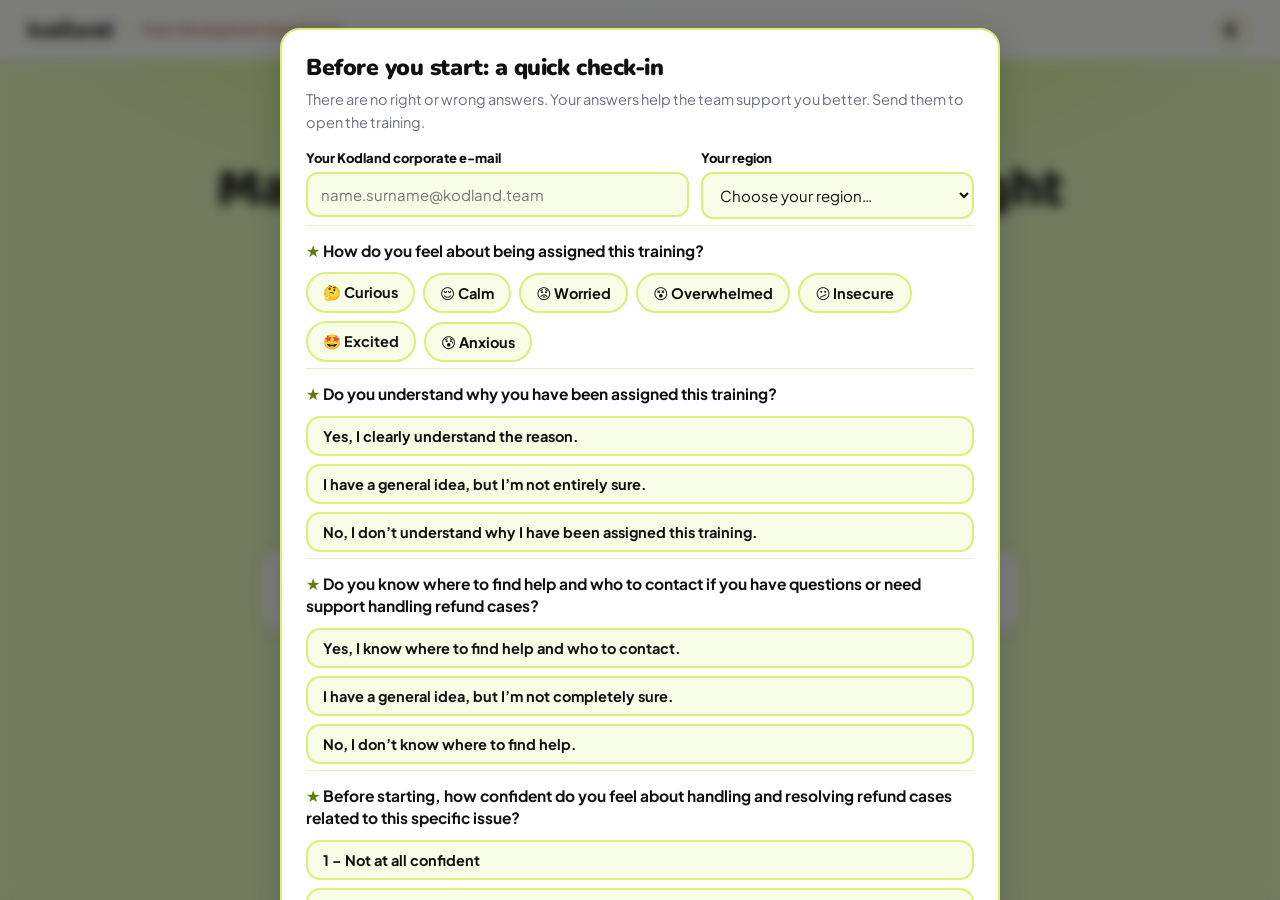
<file: index.html>
<!DOCTYPE html>
<html lang="en">
<head>
<meta charset="UTF-8">
<meta name="viewport" content="width=device-width, initial-scale=1.0">
<title>Mini-Training · Online Format — Kodland Tutor Training</title>
<link rel="preconnect" href="https://fonts.googleapis.com"><link rel="preconnect" href="https://fonts.gstatic.com" crossorigin>
<link href="https://fonts.googleapis.com/css2?family=Baloo+2:wght@600;700;800&family=Inter:wght@400;500;600;700;800&family=Nunito:wght@700;800;900&family=Plus+Jakarta+Sans:wght@400;500;600;700;800&display=swap" rel="stylesheet">
<link rel="stylesheet" href="assets/style.css">
<link rel="stylesheet" href="assets/theme.css">
<style>:root,:root[data-theme="dark"]{--pink:#9A5B2E;--pink-d:#7A4521;--coral:#9A5B2E;--coral-d:#7A4521}:root:not([data-theme="dark"]){--pink-l:#F1E8E2}</style>
<script src="assets/td-gate.js" defer></script>
</head>
<body>

<!-- HOME -->
<div id="screen-home" class="screen active">
  <nav class="nav">
    <a class="logo" href="#" onclick="goHome();return false;">
      <span class="logo-mark">kodland</span>
      <span class="logo-div"></span>
      <span class="logo-sub" data-i18n="logoSub"></span>
    </a>
    <div class="nav-r">
      <button class="tbtn" onclick="toggleTheme()">🌓</button>
    </div>
  </nav>
  <div class="hero">
    <div class="hero-inner">
      <div class="eyebrow" data-i18n="heroEyebrow"></div>
      <h1 data-i18n-html="heroTitle"></h1>
      <p data-i18n="heroIntro"></p>
      <div class="hero-art" id="heroArt"></div>
      <div class="hero-cards">
        <div class="hcard"><span class="hc-ic">🧑‍💻</span><div data-i18n-html="heroCard1"></div></div>
        <div class="hcard"><span class="hc-ic">🧪</span><div data-i18n-html="heroCard2"></div></div>
      </div>
      <p class="hero-work" data-i18n="heroWork" style="font-size:14.5px;font-weight:700"></p>
      <button class="start-btn" onclick="goDashboard()" data-i18n="startBtn"></button>
    </div>
  </div>
</div>

<!-- DASHBOARD -->
<div id="screen-path" class="screen">
  <nav class="nav">
    <a class="logo" href="#" onclick="goHome();return false;">
      <span class="logo-mark">kodland</span>
      <span class="logo-div"></span>
      <span class="logo-sub" data-i18n="logoSub"></span>
    </a>
    <div class="nav-r">
      <span id="ntag" style="font-size:13px;color:var(--text-muted);font-weight:700;display:none"></span>
      <button class="tbtn" onclick="devUnlockAll()" data-i18n-title="devTitle" title="">🔓</button>
      <button class="tbtn" onclick="toggleTheme()">🌓</button>
    </div>
  </nav>
  <div class="msec">
    <div class="slbl" data-i18n="pathLabel"></div>
    <div class="pbar"><b id="pbCount">0/6</b><div class="ptrack"><i id="pbFill"></i></div><span data-i18n="pbLabel"></span></div>
    <div class="grid" id="mgrid"></div>
  </div>
</div>

<!-- CONTENT -->
<div id="screen-content" class="screen">
  <nav class="nav">
    <a class="logo" href="#" onclick="goHome();return false;">
      <span class="logo-mark">kodland</span>
      <span class="logo-div"></span>
      <span class="logo-sub" data-i18n="logoSub"></span>
    </a>
    <div class="nav-r">
      <button class="tbtn" onclick="goDashboard()" data-i18n-title="backToPath" title="">🏠</button>
      <button class="tbtn" onclick="toggleTheme()">🌓</button>
    </div>
  </nav>
  <div class="cbody" id="contentBody"></div>
</div>

<!-- RESULTS -->
<div id="screen-results" class="screen">
  <nav class="nav">
    <a class="logo" href="#" onclick="goHome();return false;">
      <span class="logo-mark">kodland</span><span class="logo-div"></span><span class="logo-sub" data-i18n="logoSub"></span>
    </a>
    <div class="nav-r"><button class="tbtn" onclick="toggleTheme()">🌓</button></div>
  </nav>
  <div class="rbody" id="resultsBody"></div>
</div>


<canvas id="confetti"></canvas>

<script>window.PROG_KEY_OVERRIDE='kl-mt-online_format-progress'; window.HERO_ART={ill:'wifi',orbs:['💻','🎙️','📶','🛟']};</script>
<script src="assets/content-en.js"></script>
<script src="assets/surveys-v2.js"></script>
<script src="assets/engine.js"></script>
</body>
</html>
</file>
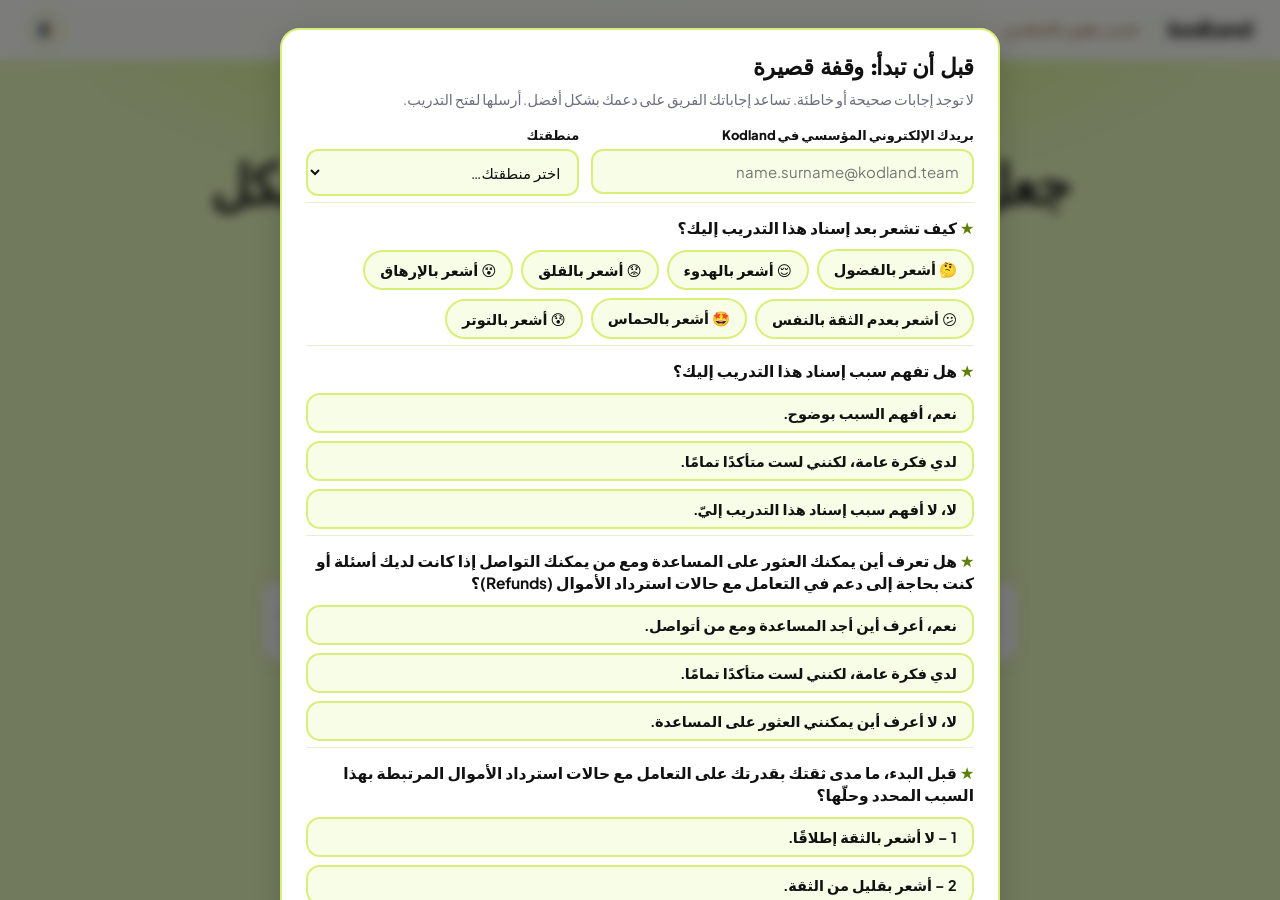
<file: ar.html>
<!DOCTYPE html>
<html lang="ar">
<head>
<meta charset="UTF-8">
<meta name="viewport" content="width=device-width, initial-scale=1.0">
<title>Mini-Training · Online Format — Kodland Tutor Training</title>
<link rel="preconnect" href="https://fonts.googleapis.com"><link rel="preconnect" href="https://fonts.gstatic.com" crossorigin>
<link href="https://fonts.googleapis.com/css2?family=Baloo+2:wght@600;700;800&family=Inter:wght@400;500;600;700;800&family=Nunito:wght@700;800;900&family=Plus+Jakarta+Sans:wght@400;500;600;700;800&display=swap" rel="stylesheet">
<link rel="stylesheet" href="assets/style.css">
<link rel="stylesheet" href="assets/theme.css">
<style>:root,:root[data-theme="dark"]{--pink:#9A5B2E;--pink-d:#7A4521;--coral:#9A5B2E;--coral-d:#7A4521}:root:not([data-theme="dark"]){--pink-l:#F1E8E2}</style>
<script src="assets/td-gate.js" defer></script>
</head>
<body>

<!-- HOME -->
<div id="screen-home" class="screen active">
  <nav class="nav">
    <a class="logo" href="#" onclick="goHome();return false;">
      <span class="logo-mark">kodland</span>
      <span class="logo-div"></span>
      <span class="logo-sub" data-i18n="logoSub"></span>
    </a>
    <div class="nav-r">
      <button class="tbtn" onclick="toggleTheme()">🌓</button>
    </div>
  </nav>
  <div class="hero">
    <div class="hero-inner">
      <div class="eyebrow" data-i18n="heroEyebrow"></div>
      <h1 data-i18n-html="heroTitle"></h1>
      <p data-i18n="heroIntro"></p>
      <div class="hero-art" id="heroArt"></div>
      <div class="hero-cards">
        <div class="hcard"><span class="hc-ic">🧑‍💻</span><div data-i18n-html="heroCard1"></div></div>
        <div class="hcard"><span class="hc-ic">🧪</span><div data-i18n-html="heroCard2"></div></div>
      </div>
      <p class="hero-work" data-i18n="heroWork" style="font-size:14.5px;font-weight:700"></p>
      <button class="start-btn" onclick="goDashboard()" data-i18n="startBtn"></button>
    </div>
  </div>
</div>

<!-- DASHBOARD -->
<div id="screen-path" class="screen">
  <nav class="nav">
    <a class="logo" href="#" onclick="goHome();return false;">
      <span class="logo-mark">kodland</span>
      <span class="logo-div"></span>
      <span class="logo-sub" data-i18n="logoSub"></span>
    </a>
    <div class="nav-r">
      <span id="ntag" style="font-size:13px;color:var(--text-muted);font-weight:700;display:none"></span>
      <button class="tbtn" onclick="devUnlockAll()" data-i18n-title="devTitle" title="">🔓</button>
      <button class="tbtn" onclick="toggleTheme()">🌓</button>
    </div>
  </nav>
  <div class="msec">
    <div class="slbl" data-i18n="pathLabel"></div>
    <div class="pbar"><b id="pbCount">0/6</b><div class="ptrack"><i id="pbFill"></i></div><span data-i18n="pbLabel"></span></div>
    <div class="grid" id="mgrid"></div>
  </div>
</div>

<!-- CONTENT -->
<div id="screen-content" class="screen">
  <nav class="nav">
    <a class="logo" href="#" onclick="goHome();return false;">
      <span class="logo-mark">kodland</span>
      <span class="logo-div"></span>
      <span class="logo-sub" data-i18n="logoSub"></span>
    </a>
    <div class="nav-r">
      <button class="tbtn" onclick="goDashboard()" data-i18n-title="backToPath" title="">🏠</button>
      <button class="tbtn" onclick="toggleTheme()">🌓</button>
    </div>
  </nav>
  <div class="cbody" id="contentBody"></div>
</div>

<!-- RESULTS -->
<div id="screen-results" class="screen">
  <nav class="nav">
    <a class="logo" href="#" onclick="goHome();return false;">
      <span class="logo-mark">kodland</span><span class="logo-div"></span><span class="logo-sub" data-i18n="logoSub"></span>
    </a>
    <div class="nav-r"><button class="tbtn" onclick="toggleTheme()">🌓</button></div>
  </nav>
  <div class="rbody" id="resultsBody"></div>
</div>


<canvas id="confetti"></canvas>

<script>window.PROG_KEY_OVERRIDE='kl-mt-online_format-progress'; window.HERO_ART={ill:'wifi',orbs:['💻','🎙️','📶','🛟']};</script>
<script src="assets/content-ar.js"></script>
<script src="assets/surveys-v2.js"></script>
<script src="assets/engine.js"></script>
</body>
</html>
</file>
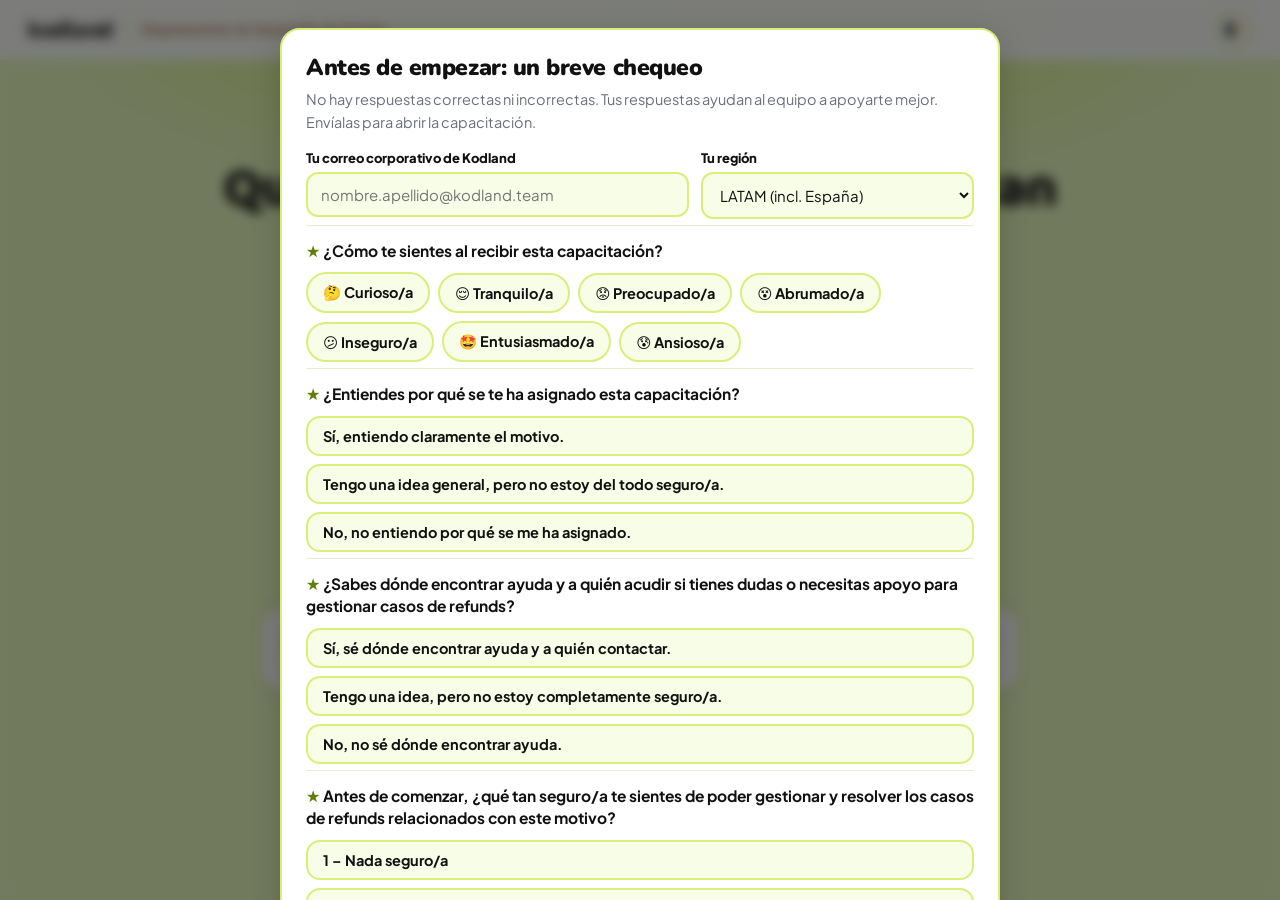
<file: es.html>
<!DOCTYPE html>
<html lang="es">
<head>
<meta charset="UTF-8">
<meta name="viewport" content="width=device-width, initial-scale=1.0">
<title>Mini-Training · Online Format — Kodland Tutor Training</title>
<link rel="preconnect" href="https://fonts.googleapis.com"><link rel="preconnect" href="https://fonts.gstatic.com" crossorigin>
<link href="https://fonts.googleapis.com/css2?family=Baloo+2:wght@600;700;800&family=Inter:wght@400;500;600;700;800&family=Nunito:wght@700;800;900&family=Plus+Jakarta+Sans:wght@400;500;600;700;800&display=swap" rel="stylesheet">
<link rel="stylesheet" href="assets/style.css">
<link rel="stylesheet" href="assets/theme.css">
<style>:root,:root[data-theme="dark"]{--pink:#9A5B2E;--pink-d:#7A4521;--coral:#9A5B2E;--coral-d:#7A4521}:root:not([data-theme="dark"]){--pink-l:#F1E8E2}</style>
<script src="assets/td-gate.js" defer></script>
</head>
<body>

<!-- HOME -->
<div id="screen-home" class="screen active">
  <nav class="nav">
    <a class="logo" href="#" onclick="goHome();return false;">
      <span class="logo-mark">kodland</span>
      <span class="logo-div"></span>
      <span class="logo-sub" data-i18n="logoSub"></span>
    </a>
    <div class="nav-r">
      <button class="tbtn" onclick="toggleTheme()">🌓</button>
    </div>
  </nav>
  <div class="hero">
    <div class="hero-inner">
      <div class="eyebrow" data-i18n="heroEyebrow"></div>
      <h1 data-i18n-html="heroTitle"></h1>
      <p data-i18n="heroIntro"></p>
      <div class="hero-art" id="heroArt"></div>
      <div class="hero-cards">
        <div class="hcard"><span class="hc-ic">🧑‍💻</span><div data-i18n-html="heroCard1"></div></div>
        <div class="hcard"><span class="hc-ic">🧪</span><div data-i18n-html="heroCard2"></div></div>
      </div>
      <p class="hero-work" data-i18n="heroWork" style="font-size:14.5px;font-weight:700"></p>
      <button class="start-btn" onclick="goDashboard()" data-i18n="startBtn"></button>
    </div>
  </div>
</div>

<!-- DASHBOARD -->
<div id="screen-path" class="screen">
  <nav class="nav">
    <a class="logo" href="#" onclick="goHome();return false;">
      <span class="logo-mark">kodland</span>
      <span class="logo-div"></span>
      <span class="logo-sub" data-i18n="logoSub"></span>
    </a>
    <div class="nav-r">
      <span id="ntag" style="font-size:13px;color:var(--text-muted);font-weight:700;display:none"></span>
      <button class="tbtn" onclick="devUnlockAll()" data-i18n-title="devTitle" title="">🔓</button>
      <button class="tbtn" onclick="toggleTheme()">🌓</button>
    </div>
  </nav>
  <div class="msec">
    <div class="slbl" data-i18n="pathLabel"></div>
    <div class="pbar"><b id="pbCount">0/6</b><div class="ptrack"><i id="pbFill"></i></div><span data-i18n="pbLabel"></span></div>
    <div class="grid" id="mgrid"></div>
  </div>
</div>

<!-- CONTENT -->
<div id="screen-content" class="screen">
  <nav class="nav">
    <a class="logo" href="#" onclick="goHome();return false;">
      <span class="logo-mark">kodland</span>
      <span class="logo-div"></span>
      <span class="logo-sub" data-i18n="logoSub"></span>
    </a>
    <div class="nav-r">
      <button class="tbtn" onclick="goDashboard()" data-i18n-title="backToPath" title="">🏠</button>
      <button class="tbtn" onclick="toggleTheme()">🌓</button>
    </div>
  </nav>
  <div class="cbody" id="contentBody"></div>
</div>

<!-- RESULTS -->
<div id="screen-results" class="screen">
  <nav class="nav">
    <a class="logo" href="#" onclick="goHome();return false;">
      <span class="logo-mark">kodland</span><span class="logo-div"></span><span class="logo-sub" data-i18n="logoSub"></span>
    </a>
    <div class="nav-r"><button class="tbtn" onclick="toggleTheme()">🌓</button></div>
  </nav>
  <div class="rbody" id="resultsBody"></div>
</div>


<canvas id="confetti"></canvas>

<script>window.PROG_KEY_OVERRIDE='kl-mt-online_format-progress'; window.HERO_ART={ill:'wifi',orbs:['💻','🎙️','📶','🛟']};</script>
<script src="assets/content-es.js"></script>
<script src="assets/surveys-v2.js"></script>
<script src="assets/engine.js"></script>
</body>
</html>
</file>
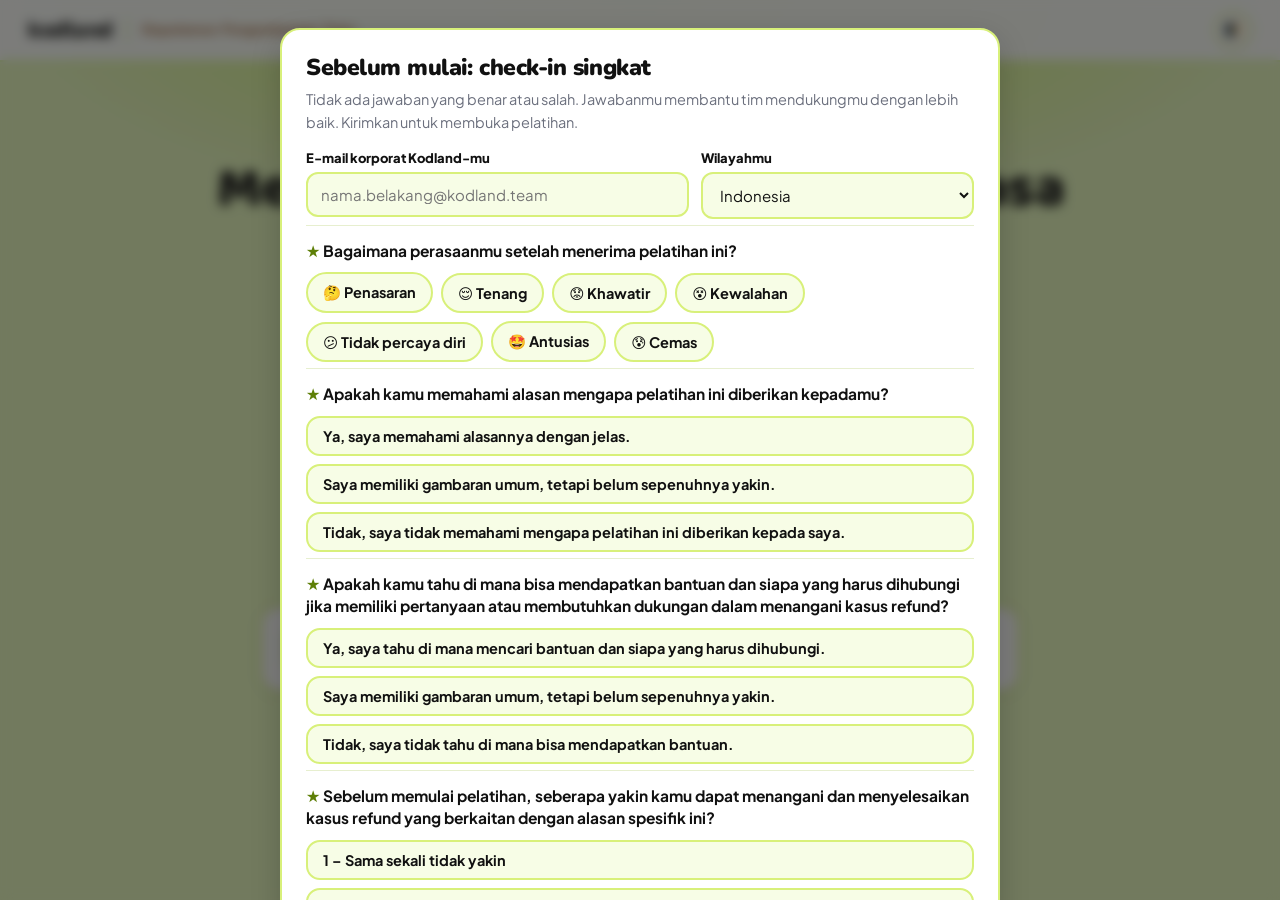
<file: id.html>
<!DOCTYPE html>
<html lang="id">
<head>
<meta charset="UTF-8">
<meta name="viewport" content="width=device-width, initial-scale=1.0">
<title>Mini-Training · Online Format — Kodland Tutor Training</title>
<link rel="preconnect" href="https://fonts.googleapis.com"><link rel="preconnect" href="https://fonts.gstatic.com" crossorigin>
<link href="https://fonts.googleapis.com/css2?family=Baloo+2:wght@600;700;800&family=Inter:wght@400;500;600;700;800&family=Nunito:wght@700;800;900&family=Plus+Jakarta+Sans:wght@400;500;600;700;800&display=swap" rel="stylesheet">
<link rel="stylesheet" href="assets/style.css">
<link rel="stylesheet" href="assets/theme.css">
<style>:root,:root[data-theme="dark"]{--pink:#9A5B2E;--pink-d:#7A4521;--coral:#9A5B2E;--coral-d:#7A4521}:root:not([data-theme="dark"]){--pink-l:#F1E8E2}</style>
<script src="assets/td-gate.js" defer></script>
</head>
<body>

<!-- HOME -->
<div id="screen-home" class="screen active">
  <nav class="nav">
    <a class="logo" href="#" onclick="goHome();return false;">
      <span class="logo-mark">kodland</span>
      <span class="logo-div"></span>
      <span class="logo-sub" data-i18n="logoSub"></span>
    </a>
    <div class="nav-r">
      <button class="tbtn" onclick="toggleTheme()">🌓</button>
    </div>
  </nav>
  <div class="hero">
    <div class="hero-inner">
      <div class="eyebrow" data-i18n="heroEyebrow"></div>
      <h1 data-i18n-html="heroTitle"></h1>
      <p data-i18n="heroIntro"></p>
      <div class="hero-art" id="heroArt"></div>
      <div class="hero-cards">
        <div class="hcard"><span class="hc-ic">🧑‍💻</span><div data-i18n-html="heroCard1"></div></div>
        <div class="hcard"><span class="hc-ic">🧪</span><div data-i18n-html="heroCard2"></div></div>
      </div>
      <p class="hero-work" data-i18n="heroWork" style="font-size:14.5px;font-weight:700"></p>
      <button class="start-btn" onclick="goDashboard()" data-i18n="startBtn"></button>
    </div>
  </div>
</div>

<!-- DASHBOARD -->
<div id="screen-path" class="screen">
  <nav class="nav">
    <a class="logo" href="#" onclick="goHome();return false;">
      <span class="logo-mark">kodland</span>
      <span class="logo-div"></span>
      <span class="logo-sub" data-i18n="logoSub"></span>
    </a>
    <div class="nav-r">
      <span id="ntag" style="font-size:13px;color:var(--text-muted);font-weight:700;display:none"></span>
      <button class="tbtn" onclick="devUnlockAll()" data-i18n-title="devTitle" title="">🔓</button>
      <button class="tbtn" onclick="toggleTheme()">🌓</button>
    </div>
  </nav>
  <div class="msec">
    <div class="slbl" data-i18n="pathLabel"></div>
    <div class="pbar"><b id="pbCount">0/6</b><div class="ptrack"><i id="pbFill"></i></div><span data-i18n="pbLabel"></span></div>
    <div class="grid" id="mgrid"></div>
  </div>
</div>

<!-- CONTENT -->
<div id="screen-content" class="screen">
  <nav class="nav">
    <a class="logo" href="#" onclick="goHome();return false;">
      <span class="logo-mark">kodland</span>
      <span class="logo-div"></span>
      <span class="logo-sub" data-i18n="logoSub"></span>
    </a>
    <div class="nav-r">
      <button class="tbtn" onclick="goDashboard()" data-i18n-title="backToPath" title="">🏠</button>
      <button class="tbtn" onclick="toggleTheme()">🌓</button>
    </div>
  </nav>
  <div class="cbody" id="contentBody"></div>
</div>

<!-- RESULTS -->
<div id="screen-results" class="screen">
  <nav class="nav">
    <a class="logo" href="#" onclick="goHome();return false;">
      <span class="logo-mark">kodland</span><span class="logo-div"></span><span class="logo-sub" data-i18n="logoSub"></span>
    </a>
    <div class="nav-r"><button class="tbtn" onclick="toggleTheme()">🌓</button></div>
  </nav>
  <div class="rbody" id="resultsBody"></div>
</div>


<canvas id="confetti"></canvas>

<script>window.PROG_KEY_OVERRIDE='kl-mt-online_format-progress'; window.HERO_ART={ill:'wifi',orbs:['💻','🎙️','📶','🛟']};</script>
<script src="assets/content-id.js"></script>
<script src="assets/surveys-v2.js"></script>
<script src="assets/engine.js"></script>
</body>
</html>
</file>
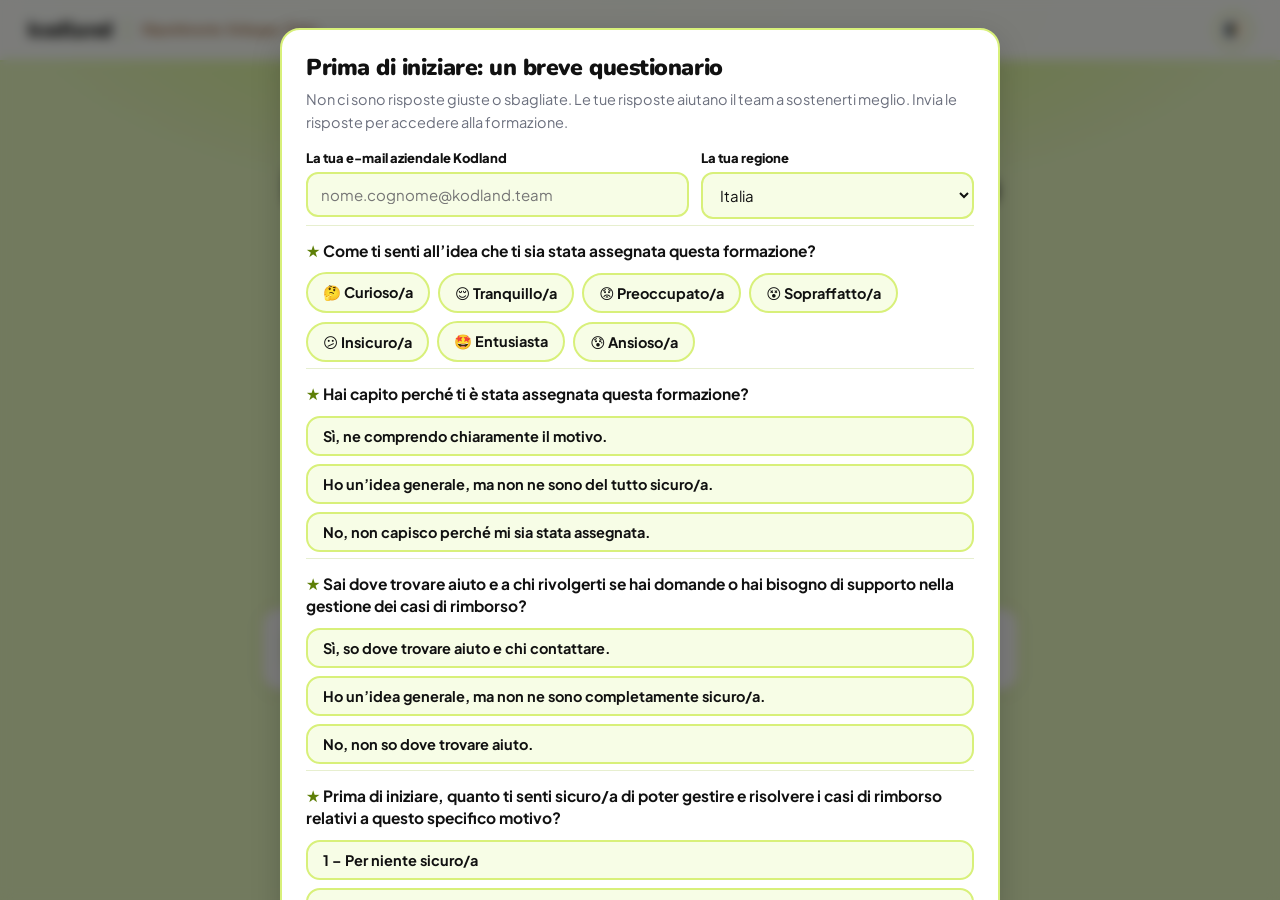
<file: it.html>
<!DOCTYPE html>
<html lang="it">
<head>
<meta charset="UTF-8">
<meta name="viewport" content="width=device-width, initial-scale=1.0">
<title>Mini-Training · Online Format — Kodland Tutor Training</title>
<link rel="preconnect" href="https://fonts.googleapis.com"><link rel="preconnect" href="https://fonts.gstatic.com" crossorigin>
<link href="https://fonts.googleapis.com/css2?family=Baloo+2:wght@600;700;800&family=Inter:wght@400;500;600;700;800&family=Nunito:wght@700;800;900&family=Plus+Jakarta+Sans:wght@400;500;600;700;800&display=swap" rel="stylesheet">
<link rel="stylesheet" href="assets/style.css">
<link rel="stylesheet" href="assets/theme.css">
<style>:root,:root[data-theme="dark"]{--pink:#9A5B2E;--pink-d:#7A4521;--coral:#9A5B2E;--coral-d:#7A4521}:root:not([data-theme="dark"]){--pink-l:#F1E8E2}</style>
<script src="assets/td-gate.js" defer></script>
</head>
<body>

<!-- HOME -->
<div id="screen-home" class="screen active">
  <nav class="nav">
    <a class="logo" href="#" onclick="goHome();return false;">
      <span class="logo-mark">kodland</span>
      <span class="logo-div"></span>
      <span class="logo-sub" data-i18n="logoSub"></span>
    </a>
    <div class="nav-r">
      <button class="tbtn" onclick="toggleTheme()">🌓</button>
    </div>
  </nav>
  <div class="hero">
    <div class="hero-inner">
      <div class="eyebrow" data-i18n="heroEyebrow"></div>
      <h1 data-i18n-html="heroTitle"></h1>
      <p data-i18n="heroIntro"></p>
      <div class="hero-art" id="heroArt"></div>
      <div class="hero-cards">
        <div class="hcard"><span class="hc-ic">🧑‍💻</span><div data-i18n-html="heroCard1"></div></div>
        <div class="hcard"><span class="hc-ic">🧪</span><div data-i18n-html="heroCard2"></div></div>
      </div>
      <p class="hero-work" data-i18n="heroWork" style="font-size:14.5px;font-weight:700"></p>
      <button class="start-btn" onclick="goDashboard()" data-i18n="startBtn"></button>
    </div>
  </div>
</div>

<!-- DASHBOARD -->
<div id="screen-path" class="screen">
  <nav class="nav">
    <a class="logo" href="#" onclick="goHome();return false;">
      <span class="logo-mark">kodland</span>
      <span class="logo-div"></span>
      <span class="logo-sub" data-i18n="logoSub"></span>
    </a>
    <div class="nav-r">
      <span id="ntag" style="font-size:13px;color:var(--text-muted);font-weight:700;display:none"></span>
      <button class="tbtn" onclick="devUnlockAll()" data-i18n-title="devTitle" title="">🔓</button>
      <button class="tbtn" onclick="toggleTheme()">🌓</button>
    </div>
  </nav>
  <div class="msec">
    <div class="slbl" data-i18n="pathLabel"></div>
    <div class="pbar"><b id="pbCount">0/6</b><div class="ptrack"><i id="pbFill"></i></div><span data-i18n="pbLabel"></span></div>
    <div class="grid" id="mgrid"></div>
  </div>
</div>

<!-- CONTENT -->
<div id="screen-content" class="screen">
  <nav class="nav">
    <a class="logo" href="#" onclick="goHome();return false;">
      <span class="logo-mark">kodland</span>
      <span class="logo-div"></span>
      <span class="logo-sub" data-i18n="logoSub"></span>
    </a>
    <div class="nav-r">
      <button class="tbtn" onclick="goDashboard()" data-i18n-title="backToPath" title="">🏠</button>
      <button class="tbtn" onclick="toggleTheme()">🌓</button>
    </div>
  </nav>
  <div class="cbody" id="contentBody"></div>
</div>

<!-- RESULTS -->
<div id="screen-results" class="screen">
  <nav class="nav">
    <a class="logo" href="#" onclick="goHome();return false;">
      <span class="logo-mark">kodland</span><span class="logo-div"></span><span class="logo-sub" data-i18n="logoSub"></span>
    </a>
    <div class="nav-r"><button class="tbtn" onclick="toggleTheme()">🌓</button></div>
  </nav>
  <div class="rbody" id="resultsBody"></div>
</div>


<canvas id="confetti"></canvas>

<script>window.PROG_KEY_OVERRIDE='kl-mt-online_format-progress'; window.HERO_ART={ill:'wifi',orbs:['💻','🎙️','📶','🛟']};</script>
<script src="assets/content-it.js"></script>
<script src="assets/surveys-v2.js"></script>
<script src="assets/engine.js"></script>
</body>
</html>
</file>
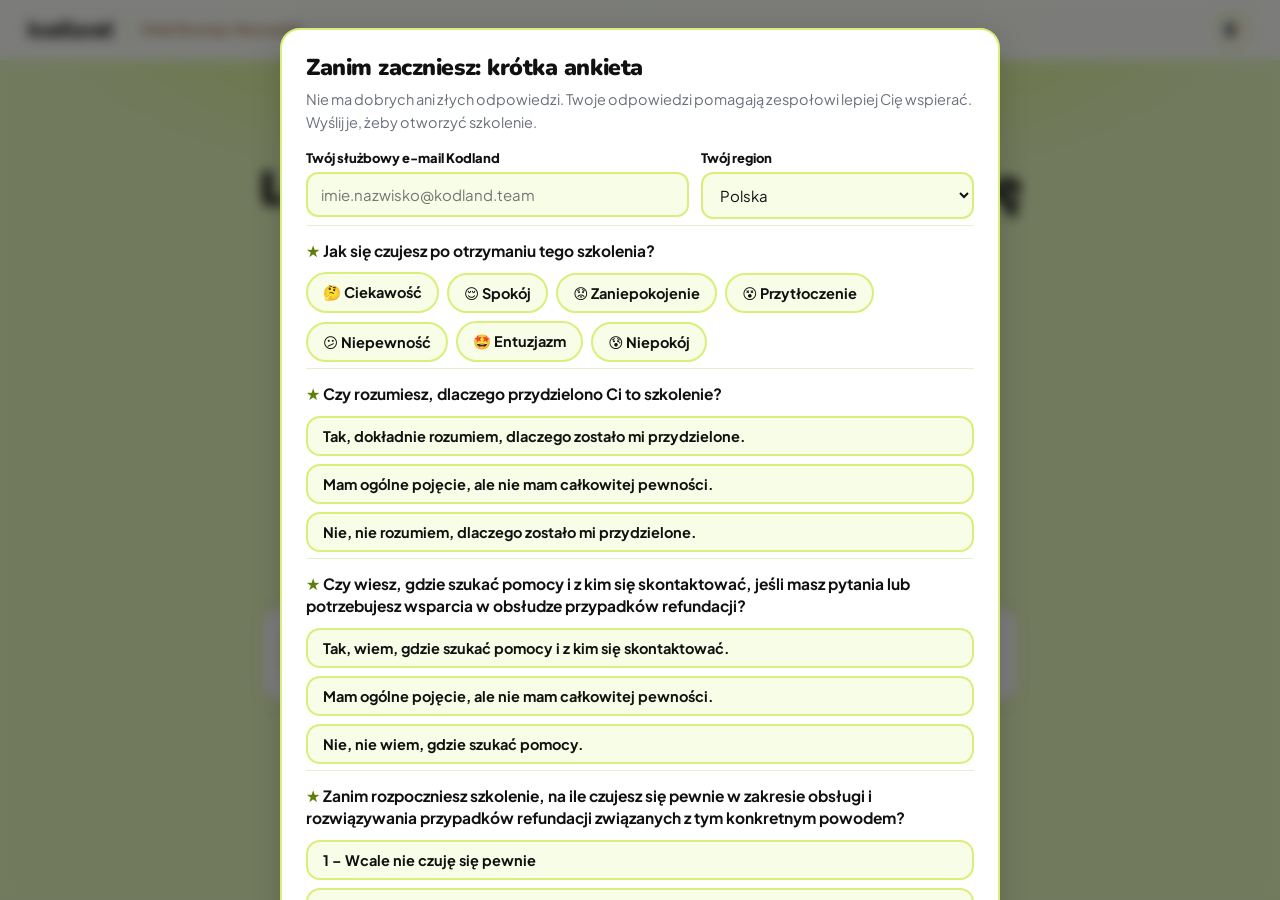
<file: pl.html>
<!DOCTYPE html>
<html lang="pl">
<head>
<meta charset="UTF-8">
<meta name="viewport" content="width=device-width, initial-scale=1.0">
<title>Mini-Training · Online Format — Kodland Tutor Training</title>
<link rel="preconnect" href="https://fonts.googleapis.com"><link rel="preconnect" href="https://fonts.gstatic.com" crossorigin>
<link href="https://fonts.googleapis.com/css2?family=Baloo+2:wght@600;700;800&family=Inter:wght@400;500;600;700;800&family=Nunito:wght@700;800;900&family=Plus+Jakarta+Sans:wght@400;500;600;700;800&display=swap" rel="stylesheet">
<link rel="stylesheet" href="assets/style.css">
<link rel="stylesheet" href="assets/theme.css">
<style>:root,:root[data-theme="dark"]{--pink:#9A5B2E;--pink-d:#7A4521;--coral:#9A5B2E;--coral-d:#7A4521}:root:not([data-theme="dark"]){--pink-l:#F1E8E2}</style>
<script src="assets/td-gate.js" defer></script>
</head>
<body>

<!-- HOME -->
<div id="screen-home" class="screen active">
  <nav class="nav">
    <a class="logo" href="#" onclick="goHome();return false;">
      <span class="logo-mark">kodland</span>
      <span class="logo-div"></span>
      <span class="logo-sub" data-i18n="logoSub"></span>
    </a>
    <div class="nav-r">
      <button class="tbtn" onclick="toggleTheme()">🌓</button>
    </div>
  </nav>
  <div class="hero">
    <div class="hero-inner">
      <div class="eyebrow" data-i18n="heroEyebrow"></div>
      <h1 data-i18n-html="heroTitle"></h1>
      <p data-i18n="heroIntro"></p>
      <div class="hero-art" id="heroArt"></div>
      <div class="hero-cards">
        <div class="hcard"><span class="hc-ic">🧑‍💻</span><div data-i18n-html="heroCard1"></div></div>
        <div class="hcard"><span class="hc-ic">🧪</span><div data-i18n-html="heroCard2"></div></div>
      </div>
      <p class="hero-work" data-i18n="heroWork" style="font-size:14.5px;font-weight:700"></p>
      <button class="start-btn" onclick="goDashboard()" data-i18n="startBtn"></button>
    </div>
  </div>
</div>

<!-- DASHBOARD -->
<div id="screen-path" class="screen">
  <nav class="nav">
    <a class="logo" href="#" onclick="goHome();return false;">
      <span class="logo-mark">kodland</span>
      <span class="logo-div"></span>
      <span class="logo-sub" data-i18n="logoSub"></span>
    </a>
    <div class="nav-r">
      <span id="ntag" style="font-size:13px;color:var(--text-muted);font-weight:700;display:none"></span>
      <button class="tbtn" onclick="devUnlockAll()" data-i18n-title="devTitle" title="">🔓</button>
      <button class="tbtn" onclick="toggleTheme()">🌓</button>
    </div>
  </nav>
  <div class="msec">
    <div class="slbl" data-i18n="pathLabel"></div>
    <div class="pbar"><b id="pbCount">0/6</b><div class="ptrack"><i id="pbFill"></i></div><span data-i18n="pbLabel"></span></div>
    <div class="grid" id="mgrid"></div>
  </div>
</div>

<!-- CONTENT -->
<div id="screen-content" class="screen">
  <nav class="nav">
    <a class="logo" href="#" onclick="goHome();return false;">
      <span class="logo-mark">kodland</span>
      <span class="logo-div"></span>
      <span class="logo-sub" data-i18n="logoSub"></span>
    </a>
    <div class="nav-r">
      <button class="tbtn" onclick="goDashboard()" data-i18n-title="backToPath" title="">🏠</button>
      <button class="tbtn" onclick="toggleTheme()">🌓</button>
    </div>
  </nav>
  <div class="cbody" id="contentBody"></div>
</div>

<!-- RESULTS -->
<div id="screen-results" class="screen">
  <nav class="nav">
    <a class="logo" href="#" onclick="goHome();return false;">
      <span class="logo-mark">kodland</span><span class="logo-div"></span><span class="logo-sub" data-i18n="logoSub"></span>
    </a>
    <div class="nav-r"><button class="tbtn" onclick="toggleTheme()">🌓</button></div>
  </nav>
  <div class="rbody" id="resultsBody"></div>
</div>


<canvas id="confetti"></canvas>

<script>window.PROG_KEY_OVERRIDE='kl-mt-online_format-progress'; window.HERO_ART={ill:'wifi',orbs:['💻','🎙️','📶','🛟']};</script>
<script src="assets/content-pl.js"></script>
<script src="assets/surveys-v2.js"></script>
<script src="assets/engine.js"></script>
</body>
</html>
</file>
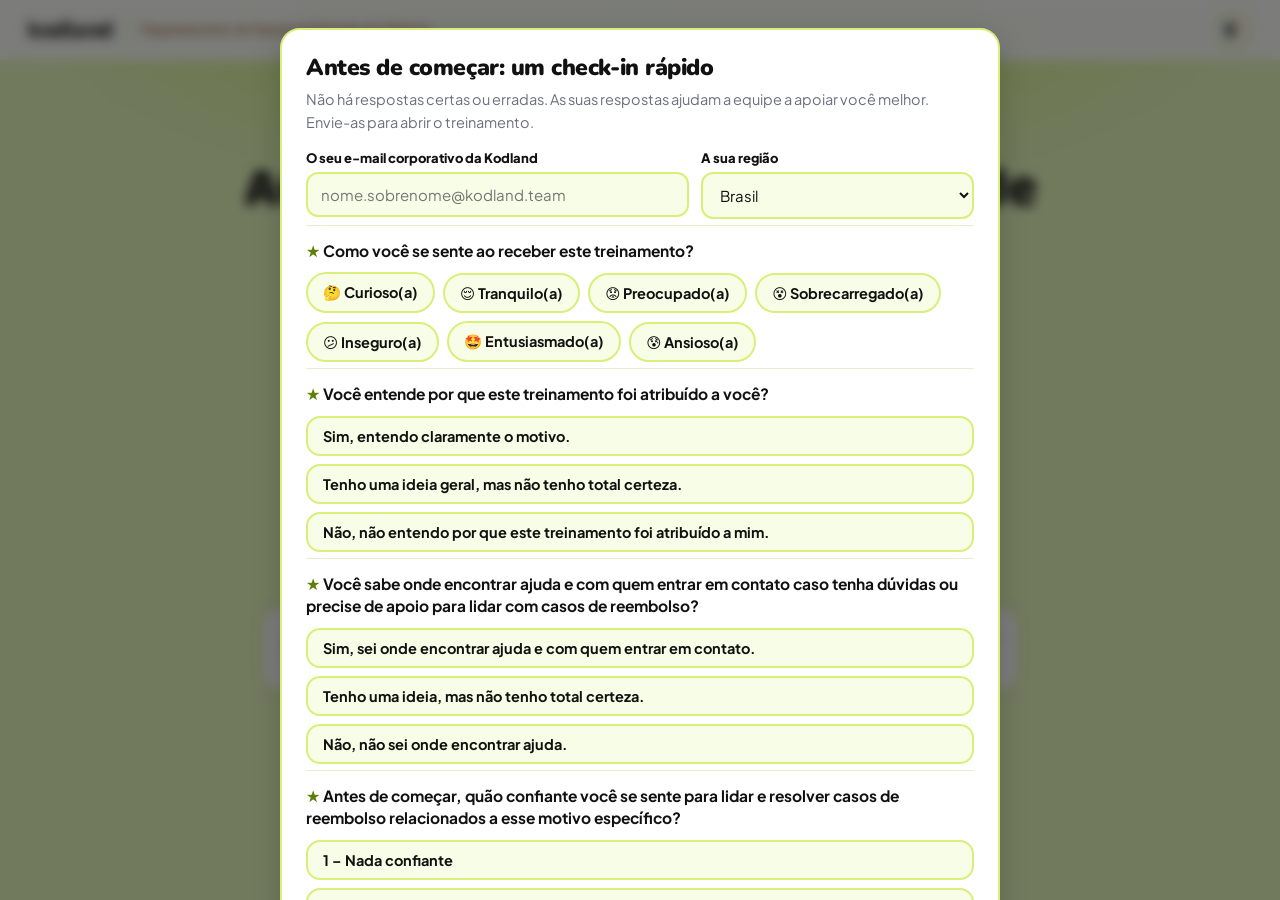
<file: pt.html>
<!DOCTYPE html>
<html lang="pt">
<head>
<meta charset="UTF-8">
<meta name="viewport" content="width=device-width, initial-scale=1.0">
<title>Mini-Training · Online Format — Kodland Tutor Training</title>
<link rel="preconnect" href="https://fonts.googleapis.com"><link rel="preconnect" href="https://fonts.gstatic.com" crossorigin>
<link href="https://fonts.googleapis.com/css2?family=Baloo+2:wght@600;700;800&family=Inter:wght@400;500;600;700;800&family=Nunito:wght@700;800;900&family=Plus+Jakarta+Sans:wght@400;500;600;700;800&display=swap" rel="stylesheet">
<link rel="stylesheet" href="assets/style.css">
<link rel="stylesheet" href="assets/theme.css">
<style>:root,:root[data-theme="dark"]{--pink:#9A5B2E;--pink-d:#7A4521;--coral:#9A5B2E;--coral-d:#7A4521}:root:not([data-theme="dark"]){--pink-l:#F1E8E2}</style>
<script src="assets/td-gate.js" defer></script>
</head>
<body>

<!-- HOME -->
<div id="screen-home" class="screen active">
  <nav class="nav">
    <a class="logo" href="#" onclick="goHome();return false;">
      <span class="logo-mark">kodland</span>
      <span class="logo-div"></span>
      <span class="logo-sub" data-i18n="logoSub"></span>
    </a>
    <div class="nav-r">
      <button class="tbtn" onclick="toggleTheme()">🌓</button>
    </div>
  </nav>
  <div class="hero">
    <div class="hero-inner">
      <div class="eyebrow" data-i18n="heroEyebrow"></div>
      <h1 data-i18n-html="heroTitle"></h1>
      <p data-i18n="heroIntro"></p>
      <div class="hero-art" id="heroArt"></div>
      <div class="hero-cards">
        <div class="hcard"><span class="hc-ic">🧑‍💻</span><div data-i18n-html="heroCard1"></div></div>
        <div class="hcard"><span class="hc-ic">🧪</span><div data-i18n-html="heroCard2"></div></div>
      </div>
      <p class="hero-work" data-i18n="heroWork" style="font-size:14.5px;font-weight:700"></p>
      <button class="start-btn" onclick="goDashboard()" data-i18n="startBtn"></button>
    </div>
  </div>
</div>

<!-- DASHBOARD -->
<div id="screen-path" class="screen">
  <nav class="nav">
    <a class="logo" href="#" onclick="goHome();return false;">
      <span class="logo-mark">kodland</span>
      <span class="logo-div"></span>
      <span class="logo-sub" data-i18n="logoSub"></span>
    </a>
    <div class="nav-r">
      <span id="ntag" style="font-size:13px;color:var(--text-muted);font-weight:700;display:none"></span>
      <button class="tbtn" onclick="devUnlockAll()" data-i18n-title="devTitle" title="">🔓</button>
      <button class="tbtn" onclick="toggleTheme()">🌓</button>
    </div>
  </nav>
  <div class="msec">
    <div class="slbl" data-i18n="pathLabel"></div>
    <div class="pbar"><b id="pbCount">0/6</b><div class="ptrack"><i id="pbFill"></i></div><span data-i18n="pbLabel"></span></div>
    <div class="grid" id="mgrid"></div>
  </div>
</div>

<!-- CONTENT -->
<div id="screen-content" class="screen">
  <nav class="nav">
    <a class="logo" href="#" onclick="goHome();return false;">
      <span class="logo-mark">kodland</span>
      <span class="logo-div"></span>
      <span class="logo-sub" data-i18n="logoSub"></span>
    </a>
    <div class="nav-r">
      <button class="tbtn" onclick="goDashboard()" data-i18n-title="backToPath" title="">🏠</button>
      <button class="tbtn" onclick="toggleTheme()">🌓</button>
    </div>
  </nav>
  <div class="cbody" id="contentBody"></div>
</div>

<!-- RESULTS -->
<div id="screen-results" class="screen">
  <nav class="nav">
    <a class="logo" href="#" onclick="goHome();return false;">
      <span class="logo-mark">kodland</span><span class="logo-div"></span><span class="logo-sub" data-i18n="logoSub"></span>
    </a>
    <div class="nav-r"><button class="tbtn" onclick="toggleTheme()">🌓</button></div>
  </nav>
  <div class="rbody" id="resultsBody"></div>
</div>


<canvas id="confetti"></canvas>

<script>window.PROG_KEY_OVERRIDE='kl-mt-online_format-progress'; window.HERO_ART={ill:'wifi',orbs:['💻','🎙️','📶','🛟']};</script>
<script src="assets/content-pt.js"></script>
<script src="assets/surveys-v2.js"></script>
<script src="assets/engine.js"></script>
</body>
</html>
</file>
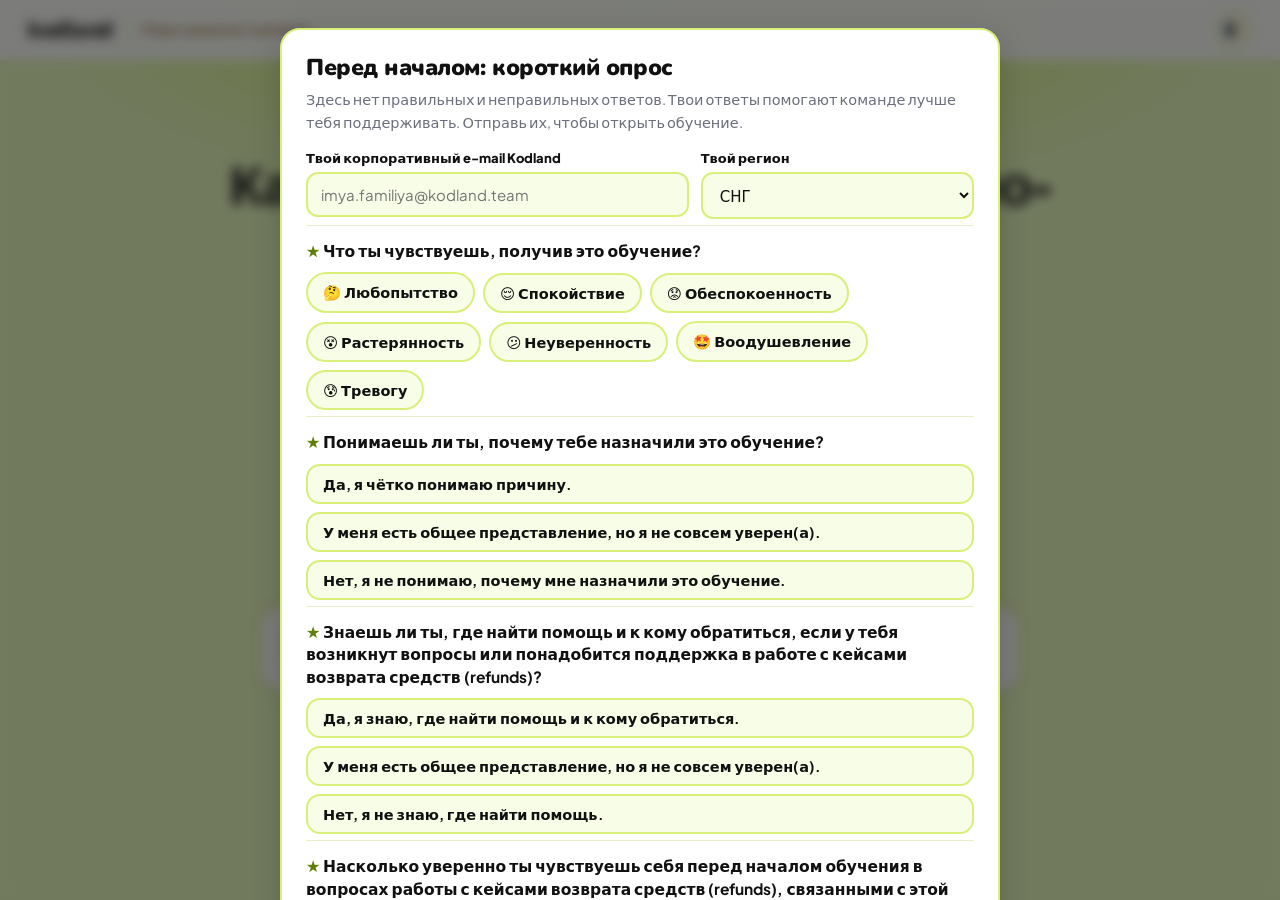
<file: ru.html>
<!DOCTYPE html>
<html lang="ru">
<head>
<meta charset="UTF-8">
<meta name="viewport" content="width=device-width, initial-scale=1.0">
<title>Mini-Training · Online Format — Kodland Tutor Training</title>
<link rel="preconnect" href="https://fonts.googleapis.com"><link rel="preconnect" href="https://fonts.gstatic.com" crossorigin>
<link href="https://fonts.googleapis.com/css2?family=Baloo+2:wght@600;700;800&family=Inter:wght@400;500;600;700;800&family=Nunito:wght@700;800;900&family=Plus+Jakarta+Sans:wght@400;500;600;700;800&display=swap" rel="stylesheet">
<link rel="stylesheet" href="assets/style.css">
<link rel="stylesheet" href="assets/theme.css">
<style>:root,:root[data-theme="dark"]{--pink:#9A5B2E;--pink-d:#7A4521;--coral:#9A5B2E;--coral-d:#7A4521}:root:not([data-theme="dark"]){--pink-l:#F1E8E2}</style>
<script src="assets/td-gate.js" defer></script>
</head>
<body>

<!-- HOME -->
<div id="screen-home" class="screen active">
  <nav class="nav">
    <a class="logo" href="#" onclick="goHome();return false;">
      <span class="logo-mark">kodland</span>
      <span class="logo-div"></span>
      <span class="logo-sub" data-i18n="logoSub"></span>
    </a>
    <div class="nav-r">
      <button class="tbtn" onclick="toggleTheme()">🌓</button>
    </div>
  </nav>
  <div class="hero">
    <div class="hero-inner">
      <div class="eyebrow" data-i18n="heroEyebrow"></div>
      <h1 data-i18n-html="heroTitle"></h1>
      <p data-i18n="heroIntro"></p>
      <div class="hero-art" id="heroArt"></div>
      <div class="hero-cards">
        <div class="hcard"><span class="hc-ic">🧑‍💻</span><div data-i18n-html="heroCard1"></div></div>
        <div class="hcard"><span class="hc-ic">🧪</span><div data-i18n-html="heroCard2"></div></div>
      </div>
      <p class="hero-work" data-i18n="heroWork" style="font-size:14.5px;font-weight:700"></p>
      <button class="start-btn" onclick="goDashboard()" data-i18n="startBtn"></button>
    </div>
  </div>
</div>

<!-- DASHBOARD -->
<div id="screen-path" class="screen">
  <nav class="nav">
    <a class="logo" href="#" onclick="goHome();return false;">
      <span class="logo-mark">kodland</span>
      <span class="logo-div"></span>
      <span class="logo-sub" data-i18n="logoSub"></span>
    </a>
    <div class="nav-r">
      <span id="ntag" style="font-size:13px;color:var(--text-muted);font-weight:700;display:none"></span>
      <button class="tbtn" onclick="devUnlockAll()" data-i18n-title="devTitle" title="">🔓</button>
      <button class="tbtn" onclick="toggleTheme()">🌓</button>
    </div>
  </nav>
  <div class="msec">
    <div class="slbl" data-i18n="pathLabel"></div>
    <div class="pbar"><b id="pbCount">0/6</b><div class="ptrack"><i id="pbFill"></i></div><span data-i18n="pbLabel"></span></div>
    <div class="grid" id="mgrid"></div>
  </div>
</div>

<!-- CONTENT -->
<div id="screen-content" class="screen">
  <nav class="nav">
    <a class="logo" href="#" onclick="goHome();return false;">
      <span class="logo-mark">kodland</span>
      <span class="logo-div"></span>
      <span class="logo-sub" data-i18n="logoSub"></span>
    </a>
    <div class="nav-r">
      <button class="tbtn" onclick="goDashboard()" data-i18n-title="backToPath" title="">🏠</button>
      <button class="tbtn" onclick="toggleTheme()">🌓</button>
    </div>
  </nav>
  <div class="cbody" id="contentBody"></div>
</div>

<!-- RESULTS -->
<div id="screen-results" class="screen">
  <nav class="nav">
    <a class="logo" href="#" onclick="goHome();return false;">
      <span class="logo-mark">kodland</span><span class="logo-div"></span><span class="logo-sub" data-i18n="logoSub"></span>
    </a>
    <div class="nav-r"><button class="tbtn" onclick="toggleTheme()">🌓</button></div>
  </nav>
  <div class="rbody" id="resultsBody"></div>
</div>


<canvas id="confetti"></canvas>

<script>window.PROG_KEY_OVERRIDE='kl-mt-online_format-progress'; window.HERO_ART={ill:'wifi',orbs:['💻','🎙️','📶','🛟']};</script>
<script src="assets/content-ru.js"></script>
<script src="assets/surveys-v2.js"></script>
<script src="assets/engine.js"></script>
</body>
</html>
</file>
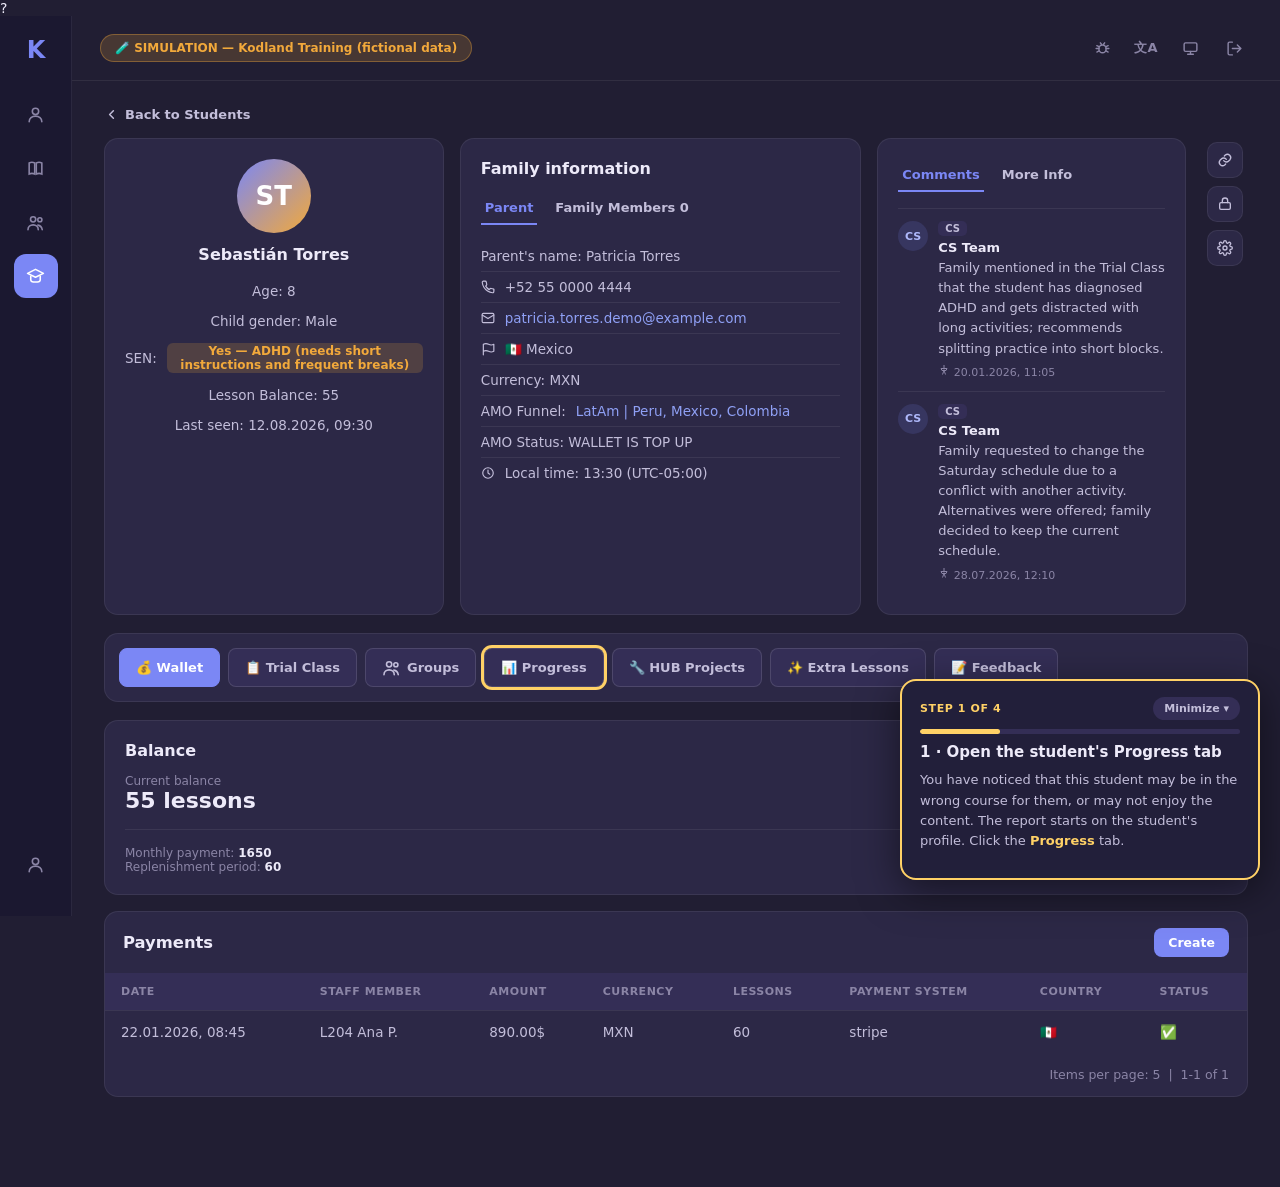
<file: Simulacion_BO_Evaluate.html>
?<!DOCTYPE html>
<html lang="en">
<head>
<meta charset="UTF-8">
<meta name="viewport" content="width=device-width, initial-scale=1.0">
<title>BO Simulation — Kodland Training</title>
<style>
:root{
  --bg:#211E33; --sidebar:#1B1830; --card:#2C2846; --card2:#342E56; --card3:#3A3460;
  --border:rgba(255,255,255,.07); --border2:rgba(255,255,255,.12);
  --text:#EDEAF9; --text2:#C3BEDA; --muted:#8B85A6;
  --accent:#7B87F5; --accent-d:#6067D8; --accent-bg:rgba(123,135,245,.15);
  --green:#34D399; --green-bg:rgba(52,211,153,.15);
  --orange:#F2A93B; --orange-bg:rgba(242,169,59,.18);
  --red:#F2716D; --red-bg:rgba(242,113,109,.15); --grey-bg:#413A66; --grey-t:#B4AFC9;
  --yellow:#F2D93B; --yellow-bg:rgba(242,217,59,.18);
  --r:14px; --rs:8px;
}
*{box-sizing:border-box;margin:0;padding:0}
body{background:var(--bg);color:var(--text);font-family:'Segoe UI',Inter,system-ui,sans-serif;min-height:100vh;font-size:14px}
button{font-family:inherit;cursor:pointer}
a{color:#8FA0F5;text-decoration:none;cursor:pointer}
a:hover{text-decoration:underline}
textarea,select,input{font-family:inherit}
.app{display:flex;min-height:100vh}
/* SIDEBAR */
.sidebar{width:72px;background:var(--sidebar);display:flex;flex-direction:column;align-items:center;padding:20px 0;flex-shrink:0;border-right:1px solid var(--border);position:sticky;top:0;height:100vh}
.side-logo{font-size:24px;font-weight:800;color:var(--accent);margin-bottom:28px;letter-spacing:-1px}
.side-icon{width:44px;height:44px;border-radius:12px;background:transparent;border:none;color:var(--muted);display:flex;align-items:center;justify-content:center;margin-bottom:10px;transition:all .15s;position:relative}
.side-icon:hover{background:var(--card2);color:var(--text)}
.side-icon.active{background:var(--accent);color:#fff}
.tour-hl{box-shadow:0 0 0 3px #FFD166 !important;animation:pulse 1.4s infinite;position:relative;z-index:30}
.side-icon.tour-hl::after{content:'';position:absolute;inset:-5px;border-radius:16px;border:2px solid #FFD166;box-shadow:0 0 0 4px rgba(255,209,102,.25);animation:pulse 1.4s infinite}
.mod-expand.tour-hl{border-radius:8px !important;box-shadow:0 0 0 3px #FFD166,0 0 0 7px rgba(255,209,102,.3) !important}
.tour-card.pos-left{right:auto;left:20px}
.side-bottom{margin-top:auto}
@keyframes pulse{0%,100%{opacity:1}50%{opacity:.5}}
/* MAIN */
.main{flex:1;display:flex;flex-direction:column;min-width:0}
.topbar{display:flex;align-items:center;justify-content:space-between;padding:14px 28px;border-bottom:1px solid var(--border)}
.sim-badge{background:var(--orange-bg);color:var(--orange);font-weight:700;font-size:12px;padding:6px 14px;border-radius:999px;border:1px solid rgba(242,169,59,.35)}
.topbar-right{display:flex;gap:8px}
.ticon{width:36px;height:36px;border-radius:10px;background:transparent;border:none;color:var(--muted);display:flex;align-items:center;justify-content:center}
.ticon:hover{background:var(--card2);color:var(--text)}
.content{flex:1;padding:26px 32px 90px;overflow-x:hidden}
h1.pagetitle{font-size:26px;font-weight:700;margin-bottom:18px}
/* CARDS / GRID */
.row3{display:grid;grid-template-columns:1.1fr 1.3fr 1fr;gap:16px;margin-bottom:18px;position:relative}
.row3-student{display:grid;grid-template-columns:1.1fr 1.3fr 1fr 46px;gap:16px;margin-bottom:18px}
.row2{display:grid;grid-template-columns:1fr 1fr;gap:16px;margin-bottom:18px}
@media(max-width:980px){.row3,.row2{grid-template-columns:1fr}.row3-student{grid-template-columns:1fr}}
.card{background:var(--card);border:1px solid var(--border);border-radius:var(--r);padding:20px}
.card h3{font-size:16px;font-weight:700;margin-bottom:14px;display:flex;align-items:center;gap:8px;justify-content:space-between;flex-wrap:wrap}
.profile-name{font-size:19px;font-weight:700;display:flex;align-items:center;gap:10px;margin-bottom:14px}
.field{display:flex;align-items:center;gap:10px;padding:7px 0;font-size:13.5px;color:var(--text2);border-bottom:1px solid var(--border)}
.field:last-child{border-bottom:none}
.field .ic{color:var(--muted);flex-shrink:0}
.tag-row{display:flex;flex-wrap:wrap;gap:8px;margin-top:12px}
.tag{background:var(--card2);border:1px solid var(--border2);color:var(--text2);font-size:12px;font-weight:600;padding:5px 12px;border-radius:999px}
.course-item{padding:12px 14px;background:var(--card2);border-radius:10px;margin-bottom:10px;font-size:13.5px;color:var(--text2)}
.course-item:last-child{margin-bottom:0}
.avail-banner{display:flex;align-items:center;gap:10px;background:var(--orange-bg);border:1px solid rgba(242,169,59,.3);border-radius:10px;padding:10px 14px;margin-bottom:14px}
.avail-banner .warn{color:var(--orange)}
.btn{border:none;border-radius:8px;padding:7px 14px;font-size:12.5px;font-weight:700;cursor:pointer}
.btn-orange{background:#8A6A2E;color:#FFE1A8}
.btn-green{background:#1E5A45;color:#7FE8BE}
.btn-accent{background:var(--accent);color:#fff}
.btn-accent:hover{background:var(--accent-d)}
.btn-ghost{background:transparent;border:1px solid var(--border2);color:var(--text2)}
.availrow{display:flex;justify-content:space-between;padding:6px 0;font-size:13.5px}
.availrow .day{color:var(--text2)}
.availrow .val{color:var(--muted);font-style:italic}
.availrow .val.set{background:var(--accent-bg);color:#AEB8FA;font-style:normal;padding:2px 10px;border-radius:999px;font-size:12px;font-weight:600}
/* TABS */
.tabs{display:flex;gap:6px;margin-bottom:18px;border-bottom:1px solid var(--border);flex-wrap:wrap}
.tab{padding:10px 18px;background:transparent;border:none;color:var(--text2);font-weight:700;font-size:13.5px;border-radius:8px 8px 0 0;position:relative;top:1px;display:flex;align-items:center;gap:6px}
.tab.active{background:var(--accent);color:#fff;border-radius:8px}
.subtabs{display:flex;gap:14px;margin-bottom:16px;flex-wrap:wrap}
.subtabs a.stlink{color:var(--text2);font-weight:700;font-size:13px;padding:8px 4px;border-bottom:2px solid transparent}
.subtabs a.stlink.active{color:var(--accent);border-color:var(--accent)}
/* TABLE */
.tablewrap{background:var(--card);border:1px solid var(--border);border-radius:var(--r);overflow:hidden;position:relative}
.tbl-toolbar{display:flex;gap:12px;padding:16px 18px;flex-wrap:wrap;align-items:center}
.tbl-input,.tbl-select{background:var(--card2);border:1px solid var(--border2);color:var(--text);padding:9px 12px;border-radius:8px;font-size:13px;min-width:160px}
table{width:100%;border-collapse:collapse}
thead th{text-align:left;font-size:11px;letter-spacing:.5px;text-transform:uppercase;color:var(--muted);padding:12px 16px;background:var(--card2);white-space:nowrap}
tbody td{padding:13px 16px;font-size:13.5px;color:var(--text2);border-top:1px solid var(--border);vertical-align:top}
tbody tr:hover{background:rgba(255,255,255,.02)}
tbody tr.clickable{cursor:pointer}
.pill{display:inline-block;padding:3px 12px;border-radius:999px;font-size:11.5px;font-weight:700}
.pill-green{background:var(--green-bg);color:var(--green)}
.pill-blue{background:var(--accent-bg);color:#AEB8FA}
.pill-grey{background:var(--grey-bg);color:var(--grey-t)}
.pill-orange{background:var(--orange-bg);color:var(--orange)}
.pill-red{background:var(--red-bg);color:var(--red)}
.pill-yellow{background:var(--yellow-bg);color:var(--yellow)}
.pill-pale{background:var(--card2);color:var(--muted);border:1px dashed var(--border2)}
.pill-click{cursor:pointer}
.pill-click:hover{filter:brightness(1.15)}
.progress-legend-ic{width:22px;height:22px;border-radius:50%;background:var(--card2);border:1px solid var(--border2);color:var(--text2);font-weight:800;font-size:12px;display:inline-flex;align-items:center;justify-content:center;cursor:pointer;margin-left:8px}
.progress-legend-ic:hover{background:var(--card3);color:#fff}
.legend-row{display:flex;align-items:center;gap:10px;padding:6px 0;font-size:13px;color:var(--text2)}
.legend-dot{width:14px;height:14px;border-radius:50%;flex-shrink:0}
/* OVAL PROGRESS/CHECK PILLS (match real BO) */
.oval-pill-wrap{display:flex;flex-direction:column;align-items:center;gap:4px}
.oval-pill-lbl{font-size:10.5px;color:var(--muted);font-weight:700}
.oval-pill{display:inline-flex;align-items:center;justify-content:center;gap:4px;min-width:64px;height:32px;padding:0 12px;border-radius:999px;font-size:12px;font-weight:800;white-space:nowrap}
.oval-pill.oval-click{cursor:pointer}
.oval-pill.oval-click:hover{filter:brightness(1.15)}
.oval-green{background:var(--green);color:#0b2a1f}
.oval-orange{background:var(--orange);color:#2a2205}
.oval-red{background:var(--red);color:#fff}
.oval-yellow{background:var(--yellow);color:#2a2205}
.oval-grey{background:var(--grey-bg);color:var(--grey-t)}
.oval-blue{background:var(--accent);color:#fff}
.oval-pale{background:#E9E7F5;color:#4A4570;border:1px solid rgba(255,255,255,.1)}
.progress-grid{margin-top:16px}
.progress-mod-row{display:flex;align-items:center;gap:18px;padding:14px 0;border-top:1px solid var(--border);flex-wrap:wrap}
.progress-mod-row:first-child{border-top:none}
.progress-mod-name{width:30px;font-weight:800;font-size:14px;color:var(--text2);flex-shrink:0}
.progress-mod-pills{display:flex;gap:14px;flex-wrap:wrap;flex:1}
.progress-mod-total{min-width:60px;text-align:right;font-size:13px;color:var(--text2);font-weight:700;flex-shrink:0}
/* FLOATING INLINE POPUP (attendance / lesson records) */
.floating-popup{position:fixed;z-index:900;background:var(--card);border:1px solid var(--border2);border-radius:12px;padding:10px;box-shadow:0 12px 34px rgba(0,0,0,.55);display:none}
.floating-popup .fp-row{display:flex;gap:6px}
.floating-popup button{border:none;border-radius:999px;padding:7px 13px;font-size:11.5px;font-weight:800;cursor:pointer;white-space:nowrap}
.floating-popup button:hover{filter:brightness(1.1)}
.floating-popup .fp-info{font-size:12.5px;color:var(--text2);display:flex;align-items:center;gap:14px;white-space:nowrap}
/* TOGGLE SWITCH */
.toggle-switch{position:relative;display:inline-block;width:36px;height:20px;flex-shrink:0}
.toggle-switch input{opacity:0;width:0;height:0}
.toggle-slider{position:absolute;cursor:pointer;inset:0;background:var(--card2);border:1px solid var(--border2);border-radius:999px;transition:.2s}
.toggle-slider::before{content:'';position:absolute;height:14px;width:14px;left:2px;top:2px;background:#fff;border-radius:50%;transition:.2s}
.toggle-switch input:checked + .toggle-slider{background:var(--accent);border-color:var(--accent)}
.toggle-switch input:checked + .toggle-slider::before{transform:translateX(16px)}
/* GROUP STUDENTS/CHECK TABLE (module-grouped columns) */
.grp-students-table{width:100%;border-collapse:collapse}
.grp-students-table th{text-align:left;padding:8px 10px;font-size:11.5px;color:var(--muted);font-weight:700;white-space:nowrap}
.grp-students-table .mod-header-row th{color:var(--text2);font-size:13px;font-weight:800;border-bottom:none;padding-bottom:2px}
.grp-students-table td{padding:10px;vertical-align:top;border-top:1px solid var(--border)}
.grp-student-cell b{display:block;font-size:13.5px}
.grp-student-cell span{font-size:11.5px;color:var(--muted)}
.grp-student-badges{display:flex;gap:6px;margin-top:6px;flex-wrap:wrap}
.grp-sqbtn{width:32px;height:32px;border-radius:8px;background:transparent;border:1px solid var(--accent);color:var(--accent);display:flex;align-items:center;justify-content:center;cursor:pointer;margin-bottom:6px}
.grp-sqbtn:hover{background:var(--accent);color:#fff}
/* GROUP DETAIL */
.grp-header{display:grid;grid-template-columns:1.5fr 1fr;gap:16px;margin-bottom:18px}
@media(max-width:900px){.grp-header{grid-template-columns:1fr}}
.grp-info-cols{display:grid;grid-template-columns:1fr 1fr;gap:0 24px;margin-top:14px}
.grp-info-row{display:flex;justify-content:space-between;gap:10px;padding:7px 0;font-size:13px;color:var(--text2);border-bottom:1px solid var(--border)}
.grp-info-row b{color:var(--text);font-weight:700}
.grp-stat{display:inline-flex;align-items:center;gap:5px;background:var(--card2);border:1px solid var(--border2);border-radius:999px;padding:4px 12px;font-size:12px;color:var(--text2);font-weight:700}
.grp-comment-empty{color:var(--muted);font-size:13px;text-align:center;padding:30px 0}
.grp-icbtn{width:30px;height:30px;border-radius:8px;background:var(--card2);border:1px solid var(--border2);color:var(--text2);display:inline-flex;align-items:center;justify-content:center;cursor:pointer;font-size:14px}
.grp-icbtn:hover{background:var(--card3);color:#fff}
.grp-addbtn{width:30px;height:30px;border-radius:8px;background:var(--accent);color:#fff;border:none;font-size:18px;font-weight:800;cursor:pointer;line-height:1}
.grp-students-row{display:flex;align-items:center;gap:14px;padding:14px 16px;border-top:1px solid var(--border);flex-wrap:wrap}
.grp-student-name{min-width:190px}
.grp-student-name b{display:block;font-size:13.5px}
.grp-student-name span{font-size:11.5px;color:var(--muted)}
.check-legend{display:flex;flex-wrap:wrap;gap:14px;padding:12px 16px;font-size:12px;color:var(--text2);border-bottom:1px solid var(--border)}
.check-legend span{display:inline-flex;align-items:center;gap:5px}
.check-dot{width:10px;height:10px;border-radius:50%;display:inline-block}
.tbl-foot{display:flex;justify-content:flex-end;align-items:center;gap:14px;padding:14px 18px;font-size:12.5px;color:var(--muted)}
.filterbtn{position:absolute;top:16px;right:18px;width:36px;height:36px;border-radius:50%;background:var(--accent);color:#fff;border:none;display:flex;align-items:center;justify-content:center}
.empty-row td{text-align:center;color:var(--muted);padding:26px;font-style:italic}
/* SCHEDULE */
.sched-nav{display:flex;justify-content:center;align-items:center;gap:14px;margin-bottom:6px}
.sched-range{text-align:center;color:var(--accent);font-size:12.5px;margin-bottom:16px}
.arrowbtn{width:34px;height:34px;border-radius:50%;border:1px solid var(--border2);background:transparent;color:var(--accent);display:flex;align-items:center;justify-content:center}
.gridcal{display:grid;grid-template-columns:70px repeat(7,1fr);border-top:1px solid var(--border);border-left:1px solid var(--border)}
.gridcal .hd{padding:10px 6px;text-align:center;font-size:12px;font-weight:700;color:var(--text2);border-right:1px solid var(--border);border-bottom:1px solid var(--border);background:var(--card2)}
.gridcal .hourlbl{padding:4px 8px;font-size:11px;color:var(--muted);border-right:1px solid var(--border);border-bottom:1px solid var(--border);height:52px}
.gridcal .cell{border-right:1px solid var(--border);border-bottom:1px solid var(--border);height:52px;position:relative}
.evt{position:absolute;inset:2px;border-radius:8px;padding:5px 7px;font-size:10.5px;font-weight:700;line-height:1.3;overflow:hidden;cursor:pointer}
.evt.avail{background:rgba(52,211,153,.18);color:#7FE8BE;border:1px solid rgba(52,211,153,.35)}
.evt.lesson{background:var(--accent);color:#fff}
.evt.lesson:hover{background:var(--accent-d)}
/* RATING + INFO TOOLTIP */
.badge-status{display:inline-block;padding:4px 14px;border-radius:999px;font-size:12px;font-weight:700}
.ratrow{display:flex;align-items:center;justify-content:space-between;padding:11px 0;border-top:1px solid var(--border)}
.ratrow:first-of-type{border-top:none}
.ratrow .lbl{color:var(--text2);font-size:13.5px;display:flex;align-items:center;gap:6px}
.ratrow .num{display:flex;align-items:center;gap:12px}
.ratrow .num b{font-size:14px}
.retperiod{background:var(--card2);border-radius:10px;padding:16px;text-align:center}
.retperiod .t{font-weight:700;font-size:13.5px;margin-bottom:8px;display:flex;align-items:center;justify-content:center;gap:6px}
.retperiod .v{font-size:20px;font-weight:800;margin-bottom:6px}
.info-wrap{position:relative;display:inline-flex;cursor:help}
.info-ic{width:15px;height:15px;border-radius:50%;background:var(--card3);color:var(--muted);font-size:10px;display:flex;align-items:center;justify-content:center;font-weight:800}
.info-pop{display:none;position:absolute;left:0;top:22px;background:#fff;color:#2a2540;border-radius:8px;padding:11px 14px;font-size:12px;font-weight:600;line-height:1.7;box-shadow:0 8px 24px rgba(0,0,0,.4);white-space:normal;width:230px;z-index:80;text-align:left}
.info-wrap:hover .info-pop{display:block}
.info-pop .def{display:block;font-weight:700;color:#413A66;margin-bottom:6px;border-bottom:1px solid #eee;padding-bottom:6px}
/* STUDENT DETAIL */
.avatar-circle{width:74px;height:74px;border-radius:50%;background:linear-gradient(135deg,#7B87F5,#F2A93B);display:flex;align-items:center;justify-content:center;font-size:26px;font-weight:800;color:#fff;margin:0 auto 12px}
.comment{display:flex;gap:10px;padding:12px 0;border-top:1px solid var(--border)}
.comment:first-child{border-top:none}
.cavatar{width:30px;height:30px;border-radius:50%;background:var(--accent-bg);color:#AEB8FA;font-size:11px;font-weight:800;display:flex;align-items:center;justify-content:center;flex-shrink:0}
.croletag{font-size:10px;font-weight:800;background:var(--card2);color:var(--text2);padding:2px 7px;border-radius:5px;margin-bottom:4px;display:inline-block}
.cname{font-weight:700;font-size:13px;margin-bottom:3px}
.ctext{font-size:13px;color:var(--text2);line-height:1.55}
.ctime{font-size:11px;color:var(--muted);margin-top:5px}
.senflag{background:var(--orange-bg);color:var(--orange);font-weight:700;padding:1px 8px;border-radius:6px;font-size:12px}
.detail-tabs{display:flex;gap:8px;flex-wrap:wrap;background:var(--card);border:1px solid var(--border);border-radius:var(--r);padding:14px;margin-bottom:18px}
.dtab{padding:9px 16px;border-radius:8px;border:1px solid var(--border2);background:var(--card2);color:var(--text2);font-weight:700;font-size:13px;display:flex;align-items:center;gap:6px}
.dtab.active{background:var(--accent);color:#fff;border-color:var(--accent)}
.balance-box{display:flex;align-items:center;justify-content:space-between;flex-wrap:wrap;gap:14px}
.balance-num{font-size:22px;font-weight:800}
.toggle{width:42px;height:24px;background:var(--accent);border-radius:999px;position:relative;display:inline-block}
.toggle::after{content:'';position:absolute;right:3px;top:3px;width:18px;height:18px;border-radius:50%;background:#fff}
.autopay-row{display:flex;justify-content:space-between;align-items:center;margin-top:16px;padding-top:16px;border-top:1px solid var(--border);flex-wrap:wrap;gap:10px}
.backlink{display:inline-flex;align-items:center;gap:6px;color:var(--text2);font-size:13px;font-weight:700;margin-bottom:16px}
.side-actions{display:flex;flex-direction:column;gap:8px;align-items:center;padding-top:4px}
.side-actions button{width:36px;height:36px;border-radius:10px;background:var(--card);border:1px solid var(--border);color:var(--text2);display:flex;align-items:center;justify-content:center}
.side-actions button:hover{background:var(--card2);color:var(--text)}
/* COURSE DETAIL */
.course-head{display:flex;gap:24px;flex-wrap:wrap;margin-bottom:18px}
.course-head-emoji{width:120px;height:100px;border-radius:14px;background:linear-gradient(135deg,#2E2A4D,#3A3460);display:flex;align-items:center;justify-content:center;font-size:48px;flex-shrink:0}
.course-badges{display:flex;gap:10px;margin-bottom:14px}
.badge-active{background:var(--green-bg);color:var(--green);font-weight:700;padding:5px 16px;border-radius:8px;font-size:13px}
.badge-type{background:var(--orange-bg);color:var(--orange);font-weight:700;padding:5px 16px;border-radius:8px;font-size:13px;text-transform:capitalize}
.modtable td{cursor:default}
.mod-expand{background:var(--accent-bg);color:#AEB8FA;border:none;width:30px;height:30px;border-radius:50%;display:flex;align-items:center;justify-content:center}
.lesson-row td{background:rgba(255,255,255,.015)}
.bug-ic{color:var(--orange);cursor:pointer;display:inline-flex}
.bug-ic:hover{color:#ffcf8a}
/* MODALS */
.modal-back{display:none;position:fixed;inset:0;background:rgba(0,0,0,.6);z-index:500;align-items:center;justify-content:center;padding:16px}
.modal-box{background:var(--card);border:1px solid var(--border2);border-radius:16px;padding:26px;width:min(480px,94vw);max-height:88vh;overflow-y:auto}
.modal-box h3{font-size:17px;margin-bottom:16px;display:flex;justify-content:space-between;align-items:center}
.modal-box label{display:block;font-size:12.5px;font-weight:700;color:var(--text2);margin-bottom:6px;margin-top:14px}
.modal-box label:first-of-type{margin-top:0}
.modal-box select,.modal-box textarea{width:100%;background:var(--card2);border:1px solid var(--border2);color:var(--text);padding:10px 12px;border-radius:8px;font-size:13.5px}
.modal-box textarea{min-height:90px;resize:vertical}
.modal-actions{display:flex;justify-content:space-between;align-items:center;margin-top:20px}
.evalentry{background:var(--card2);border-radius:10px;padding:14px 16px;margin-top:12px;font-size:13px;color:var(--text2);line-height:1.7}
.evalentry b{color:var(--text)}
/* TOUR — corner widget so it doesn't cover page content */
.tour-card{position:fixed;bottom:20px;right:20px;width:min(360px,90vw);background:#221F3A;border:2px solid #FFD166;border-radius:16px;padding:16px 18px;box-shadow:0 10px 40px rgba(0,0,0,.5);z-index:999;display:flex;flex-direction:column;gap:9px;max-height:70vh;overflow-y:auto}
.tour-top{display:flex;justify-content:space-between;align-items:center;gap:10px}
.tour-step{font-size:11px;font-weight:800;letter-spacing:.6px;text-transform:uppercase;color:#FFD166}
.tour-x{background:var(--card2);border:none;color:var(--text2);font-size:11px;font-weight:800;padding:5px 11px;border-radius:999px;white-space:nowrap}
.tour-x:hover{background:var(--card3);color:#fff}
.tour-title{font-size:15px;font-weight:800}
.tour-body{font-size:13px;color:var(--text2);line-height:1.55}
.tour-body b{color:#FFD166}
.tour-progress{height:5px;background:var(--card2);border-radius:999px;overflow:hidden}
.tour-progress i{display:block;height:100%;background:#FFD166;border-radius:999px;transition:width .3s}
.tour-actions{display:flex;justify-content:flex-end;align-items:center;margin-top:2px}
.tour-next{background:#FFD166;color:#2a2205;border:none;border-radius:8px;padding:9px 18px;font-weight:800;font-size:13px}
.toast{position:fixed;top:20px;left:50%;transform:translateX(-50%);background:#2C2846;border:1px solid var(--accent);color:var(--text);padding:12px 20px;border-radius:10px;font-size:13.5px;z-index:1000;box-shadow:0 8px 26px rgba(0,0,0,.4);max-width:440px;text-align:center}
.reflect{background:var(--accent-bg);border:1px solid rgba(123,135,245,.35);border-radius:12px;padding:16px 18px;margin-top:16px;font-size:13.5px;color:#D6DCFC;line-height:1.6}
/* COMPLETION CELEBRATION */
.celebrate-back{display:none;position:fixed;inset:0;background:rgba(10,8,25,.72);z-index:2000;align-items:center;justify-content:center;padding:16px}
.confetti-piece{position:fixed;top:-24px;width:10px;height:16px;opacity:.95;z-index:2001;animation:confetti-fall linear forwards;pointer-events:none}
@keyframes confetti-fall{0%{transform:translateY(0) rotate(0deg);opacity:1}100%{transform:translateY(108vh) rotate(560deg);opacity:.85}}
.celebrate-box{position:relative;z-index:2002;background:linear-gradient(160deg,#221F3A,#2C2750);border:2px solid #FFD166;border-radius:22px;padding:40px 34px;width:min(560px,94vw);max-height:86vh;overflow-y:auto;text-align:center;box-shadow:0 20px 70px rgba(0,0,0,.6);animation:celebrate-pop .45s cubic-bezier(.25,1.4,.4,1)}
@keyframes celebrate-pop{0%{transform:scale(.7);opacity:0}100%{transform:scale(1);opacity:1}}
.celebrate-emoji{font-size:56px;line-height:1;margin-bottom:10px}
.celebrate-title{font-size:24px;font-weight:800;color:#FFD166;margin-bottom:14px}
.celebrate-text{font-size:14.5px;line-height:1.7;color:#E5E8FF}
.celebrate-close{margin-top:24px;background:#FFD166;color:#221F3A;border:none;font-weight:800;padding:12px 26px;border-radius:999px;font-size:14px}
.celebrate-close:hover{filter:brightness(1.06)}
/* INTRO SCREEN */
.introgate{position:fixed;inset:0;background:var(--bg);z-index:1001;overflow-y:auto;padding:50px 20px}
.introwrap{max-width:680px;margin:0 auto}
.intro-eyebrow{color:var(--accent);font-weight:800;font-size:12.5px;text-transform:uppercase;letter-spacing:1px;margin-bottom:10px}
.introwrap h1{font-size:32px;margin-bottom:16px}
.introwrap>p.lead{color:var(--text2);font-size:15.5px;line-height:1.75;margin-bottom:30px}
.intro-item{display:flex;gap:16px;background:var(--card);border:1px solid var(--border);border-radius:14px;padding:18px 20px;margin-bottom:14px}
.intro-num{width:34px;height:34px;border-radius:50%;background:var(--accent);color:#fff;font-weight:800;display:flex;align-items:center;justify-content:center;flex-shrink:0}
.intro-item h4{font-size:15.5px;margin-bottom:6px}
.intro-item p{font-size:13.5px;color:var(--text2);line-height:1.6}
.intro-cta{display:block;width:100%;margin-top:28px;background:var(--accent);color:#fff;border:none;border-radius:999px;padding:16px 28px;font-weight:800;font-size:16px}
.intro-cta:hover{background:var(--accent-d)}
.intro-note{text-align:center;color:var(--muted);font-size:12.5px;margin-top:14px}
</style>
</head>
<body>

<div class="introgate" id="introgate" style="display:none">
  <div class="introwrap">
    <div class="intro-eyebrow">🎓 BO Simulation</div>
    <h1>Learn to get to know your students in BO before starting the lesson! 🖥️✨</h1>
    <button class="intro-cta" onclick="startTour()">🚀 Start the guided walkthrough</button>
  </div>
</div>

<div class="app">
  <aside class="sidebar" id="sidebar">
    <div class="side-logo">K</div>
    <button class="side-icon" data-page="profile" title="Profile" onclick="goPage('profile')"></button>
    <button class="side-icon" data-page="courses" title="Courses" onclick="goPage('courses')"></button>
    <button class="side-icon" data-page="groups" title="Groups" onclick="goPage('groups')"></button>
    <button class="side-icon" data-page="students" title="Students" onclick="goPage('students')"></button>
    <div class="side-bottom">
      <button class="side-icon" title="My account"></button>
    </div>
  </aside>

  <div class="main">
    <header class="topbar">
      <span class="sim-badge">🧪 SIMULATION — Kodland Training (fictional data)</span>
      <div class="topbar-right">
        <button class="ticon" title="Report an issue"></button>
        <button class="ticon" title="Language"></button>
        <button class="ticon" title="Device mode"></button>
        <button class="ticon" title="Log out" onclick="location.reload()"></button>
      </div>
    </header>
    <main class="content" id="content"></main>
  </div>
</div>

<div class="tour-card" id="tourCard" style="display:none">
  <div class="tour-top">
    <span class="tour-step" id="tourStepLbl">Step 1</span>
    <button class="tour-x" onclick="minimizeTour()" title="Minimize the walkthrough">Minimize ▾</button>
  </div>
  <div class="tour-progress"><i id="tourBar" style="width:3%"></i></div>
  <div class="tour-title" id="tourTitle"></div>
  <div class="tour-body" id="tourBody"></div>
  <div class="tour-actions">
    <button class="tour-next" id="tourNextBtn" onclick="nextStep()">Next →</button>
  </div>
</div>
<button id="tourReopenBtn" onclick="reopenTour()" style="display:none;position:fixed;bottom:20px;right:20px;background:#FFD166;color:#2a2205;border:none;border-radius:999px;padding:12px 20px;font-weight:800;font-size:13px;z-index:999;box-shadow:0 8px 26px rgba(0,0,0,.4)">📍 Resume guided walkthrough</button>
<div class="floating-popup" id="floatingPopup"></div>
<div class="celebrate-back" id="celebrateBack">
  <div class="celebrate-box">
    <div class="celebrate-emoji">🎉</div>
    <div class="celebrate-title">Report sent!</div>
    <div class="celebrate-text">You now know where to report a case in BO and what to include: the problem kind, the group, and a comment with facts and the student's own words. The earlier Client Service sees it, the more options stay open. Feel free to keep exploring this replica on your own.</div>
    <button class="celebrate-close" onclick="closeCelebration()">Keep exploring →</button>
  </div>
</div>

<script>
/* ---------- ICONS ---------- */
const ICONS = {
 person:'<svg width="19" height="19" viewBox="0 0 24 24" fill="none" stroke="currentColor" stroke-width="2" stroke-linecap="round"><circle cx="12" cy="8" r="4"/><path d="M4 21c0-4 3.5-7 8-7s8 3 8 7"/></svg>',
 book:'<svg width="19" height="19" viewBox="0 0 24 24" fill="none" stroke="currentColor" stroke-width="2" stroke-linecap="round"><path d="M4 5c2-1 5-1 7 0v14c-2-1-5-1-7 0V5Z"/><path d="M20 5c-2-1-5-1-7 0v14c2-1 5-1 7 0V5Z"/></svg>',
 users:'<svg width="19" height="19" viewBox="0 0 24 24" fill="none" stroke="currentColor" stroke-width="2" stroke-linecap="round"><circle cx="9" cy="8" r="3.3"/><path d="M2.5 21c0-3.5 3-6 6.5-6s6.5 2.5 6.5 6"/><circle cx="17.5" cy="8.5" r="2.6"/><path d="M15 15.3c2.7.4 4.8 2.3 5.5 5.7"/></svg>',
 grad:'<svg width="19" height="19" viewBox="0 0 24 24" fill="none" stroke="currentColor" stroke-width="2" stroke-linejoin="round"><path d="M12 3 2 8l10 5 10-5-10-5Z"/><path d="M6 11v5c0 1.7 2.7 3 6 3s6-1.3 6-3v-5"/></svg>',
 bug:'<svg width="17" height="17" viewBox="0 0 24 24" fill="none" stroke="currentColor" stroke-width="2" stroke-linecap="round"><rect x="7" y="7" width="10" height="11" rx="5"/><path d="M9 4l1.5 2M15 4l-1.5 2M3 12h4M17 12h4M4 17l3-1.5M20 17l-3-1.5M4 8l3 1.5M20 8l-3 1.5"/></svg>',
 lang:'<span style="font-size:13px;font-weight:800">文A</span>',
 monitor:'<svg width="17" height="17" viewBox="0 0 24 24" fill="none" stroke="currentColor" stroke-width="2" stroke-linecap="round" stroke-linejoin="round"><rect x="3" y="4" width="18" height="12" rx="2"/><path d="M8 20h8M12 16v4"/></svg>',
 logout:'<svg width="17" height="17" viewBox="0 0 24 24" fill="none" stroke="currentColor" stroke-width="2" stroke-linecap="round" stroke-linejoin="round"><path d="M9 21H5a2 2 0 0 1-2-2V5a2 2 0 0 1 2-2h4"/><path d="M16 17l5-5-5-5M21 12H9"/></svg>',
 filter:'<svg width="15" height="15" viewBox="0 0 24 24" fill="none" stroke="currentColor" stroke-width="2.2" stroke-linecap="round" stroke-linejoin="round"><path d="M3 5h18l-7 9v5l-4 2v-7L3 5Z"/></svg>',
 mail:'<svg width="14" height="14" viewBox="0 0 24 24" fill="none" stroke="currentColor" stroke-width="2" stroke-linecap="round" stroke-linejoin="round"><rect x="2" y="4" width="20" height="16" rx="2"/><path d="m2 7 10 6 10-6"/></svg>',
 phone:'<svg width="14" height="14" viewBox="0 0 24 24" fill="none" stroke="currentColor" stroke-width="2" stroke-linecap="round" stroke-linejoin="round"><path d="M22 16.9v3a2 2 0 0 1-2.2 2 19.8 19.8 0 0 1-8.6-3 19.5 19.5 0 0 1-6-6 19.8 19.8 0 0 1-3-8.7A2 2 0 0 1 4.1 2h3a2 2 0 0 1 2 1.7c.1 1.1.4 2.2.7 3.2a2 2 0 0 1-.5 2.1L8 10.5a16 16 0 0 0 6 6l1.5-1.5a2 2 0 0 1 2-.5c1 .3 2.1.6 3.2.7a2 2 0 0 1 1.7 2Z"/></svg>',
 flag:'<svg width="14" height="14" viewBox="0 0 24 24" fill="none" stroke="currentColor" stroke-width="2" stroke-linecap="round" stroke-linejoin="round"><path d="M4 22V4c3-1.5 6-1.5 9 0s6 1.5 9 0v12c-3 1.5-6 1.5-9 0s-6-1.5-9 0Z"/></svg>',
 globe:'<svg width="14" height="14" viewBox="0 0 24 24" fill="none" stroke="currentColor" stroke-width="2"><circle cx="12" cy="12" r="9"/><path d="M3 12h18M12 3a15 15 0 0 1 0 18 15 15 0 0 1 0-18Z"/></svg>',
 clock:'<svg width="14" height="14" viewBox="0 0 24 24" fill="none" stroke="currentColor" stroke-width="2" stroke-linecap="round" stroke-linejoin="round"><circle cx="12" cy="12" r="9"/><path d="M12 7v5l3 2"/></svg>',
 pencil:'<svg width="15" height="15" viewBox="0 0 24 24" fill="none" stroke="currentColor" stroke-width="2" stroke-linecap="round" stroke-linejoin="round"><path d="M12 20h9"/><path d="M16.5 3.5a2.1 2.1 0 0 1 3 3L7 19l-4 1 1-4Z"/></svg>',
 pin:'<svg width="12" height="12" viewBox="0 0 24 24" fill="none" stroke="currentColor" stroke-width="2"><path d="M12 2v9M9 21l3-8 3 8M6 9h12l-2 4H8L6 9Z"/></svg>',
 back:'<svg width="15" height="15" viewBox="0 0 24 24" fill="none" stroke="currentColor" stroke-width="2.4" stroke-linecap="round" stroke-linejoin="round"><path d="M15 18l-6-6 6-6"/></svg>',
 arrow:'<svg width="15" height="15" viewBox="0 0 24 24" fill="none" stroke="currentColor" stroke-width="2.4" stroke-linecap="round" stroke-linejoin="round"><path d="M9 18l6-6-6-6"/></svg>',
 link:'<svg width="16" height="16" viewBox="0 0 24 24" fill="none" stroke="currentColor" stroke-width="2" stroke-linecap="round" stroke-linejoin="round"><path d="M10 13a5 5 0 0 0 7.5.5l2-2a5 5 0 0 0-7-7l-1.5 1.5"/><path d="M14 11a5 5 0 0 0-7.5-.5l-2 2a5 5 0 0 0 7 7l1.5-1.5"/></svg>',
 lock:'<svg width="16" height="16" viewBox="0 0 24 24" fill="none" stroke="currentColor" stroke-width="2" stroke-linecap="round" stroke-linejoin="round"><rect x="4" y="10" width="16" height="10" rx="2"/><path d="M8 10V7a4 4 0 0 1 8 0v3"/></svg>',
 gear:'<svg width="16" height="16" viewBox="0 0 24 24" fill="none" stroke="currentColor" stroke-width="2" stroke-linecap="round" stroke-linejoin="round"><circle cx="12" cy="12" r="3"/><path d="M19.4 15a1.7 1.7 0 0 0 .3 1.9l.1.1a2 2 0 1 1-2.8 2.8l-.1-.1a1.7 1.7 0 0 0-1.9-.3 1.7 1.7 0 0 0-1 1.5V21a2 2 0 1 1-4 0v-.1a1.7 1.7 0 0 0-1-1.6 1.7 1.7 0 0 0-1.9.3l-.1.1a2 2 0 1 1-2.8-2.8l.1-.1a1.7 1.7 0 0 0 .3-1.9 1.7 1.7 0 0 0-1.5-1H3a2 2 0 1 1 0-4h.1a1.7 1.7 0 0 0 1.6-1 1.7 1.7 0 0 0-.3-1.9l-.1-.1a2 2 0 1 1 2.8-2.8l.1.1a1.7 1.7 0 0 0 1.9.3H9a1.7 1.7 0 0 0 1-1.5V3a2 2 0 1 1 4 0v.1a1.7 1.7 0 0 0 1 1.5 1.7 1.7 0 0 0 1.9-.3l.1-.1a2 2 0 1 1 2.8 2.8l-.1.1a1.7 1.7 0 0 0-.3 1.9V9a1.7 1.7 0 0 0 1.5 1H21a2 2 0 1 1 0 4h-.1a1.7 1.7 0 0 0-1.5 1Z"/></svg>',
 star:'<svg width="14" height="14" viewBox="0 0 24 24" fill="currentColor"><path d="M12 2l3.1 6.3 7 1-5 4.9 1.2 6.9L12 17.8 5.7 21.1 6.9 14.2l-5-4.9 7-1L12 2Z"/></svg>',
 chevdown:'<svg width="14" height="14" viewBox="0 0 24 24" fill="none" stroke="currentColor" stroke-width="2.4" stroke-linecap="round" stroke-linejoin="round"><path d="M6 9l6 6 6-6"/></svg>',
 calendar:'<svg width="17" height="17" viewBox="0 0 24 24" fill="none" stroke="currentColor" stroke-width="2" stroke-linecap="round" stroke-linejoin="round"><rect x="3" y="5" width="18" height="16" rx="2"/><path d="M3 10h18M8 3v4M16 3v4"/></svg>',
 checklist:'<svg width="17" height="17" viewBox="0 0 24 24" fill="none" stroke="currentColor" stroke-width="2" stroke-linecap="round" stroke-linejoin="round"><rect x="3" y="4" width="18" height="17" rx="2"/><path d="M7 9h10M7 13h10M7 17h6"/></svg>',
};
document.querySelector('[data-page="profile"]').innerHTML = ICONS.person;
document.querySelector('[data-page="courses"]').innerHTML = ICONS.book;
document.querySelector('[data-page="groups"]').innerHTML = ICONS.users;
document.querySelector('[data-page="students"]').innerHTML = ICONS.grad;
document.querySelectorAll('.ticon')[0].innerHTML = ICONS.bug;
document.querySelectorAll('.ticon')[1].innerHTML = ICONS.lang;
document.querySelectorAll('.ticon')[2].innerHTML = ICONS.monitor;
document.querySelectorAll('.ticon')[3].innerHTML = ICONS.logout;
document.querySelector('.side-bottom .side-icon').innerHTML = ICONS.person;

/* ---------- FAKE DATA (100% fictional, for training purposes only) ---------- */
const TEACHER = {
  name:'Camila Reyes', status:'Active', email:'c.reyes.demo@kodland.team', phone:'+57 300 000 0000',
  country:'🇨🇴 Colombia', telegram:'@Camila_Reyes_demo', region:'LatAm', tz:'America/Bogota (UTC-05:00)',
  extra:'Assigned to: Demo Team', tags:['Micro-group','Small group','Regular group','+2 more']
};
const COURSES = [
 {id:1200,title:'[1200] Python Programming [2025][8-9][60 min][40L][LatAm][in progress]',branch:'LatAm',active:'Yes',lessons:40,date:'12.03.2026'},
 {id:1450,title:'[1450] Graphic Design [2025][6-7][60 min][30L][LatAm][in progress]',branch:'LatAm',active:'Yes',lessons:30,date:'02.02.2026'},
 {id:1330,title:'[1330] Creative Minecraft [2025][5-7][40 min][60L][LatAm][in progress]',branch:'LatAm',active:'Yes',lessons:60,date:'19.01.2026'},
];
const COURSE_DETAIL = {
 1200:{emoji:'🐍',type:'coding',branch:'LatAm',language:'Spanish',courseType:'Paid courses',lessonsCount:40,modulesCount:10,courseGroup:'Python',courseSet:'—',excluded:'No',certificate:'LATAM_Python_Level1_1200',intCert:'—',
   modules:[
     {id:3900,num:1,title:'M1. First steps',lessons:[
        {id:38871,num:1,title:'M1.L1 Introduction',topic:'Introduction to the Python course',type:'DEFAULT_LESSON'},
        {id:38872,num:2,title:'M1.L2 Variables',topic:'Storing information in the program',type:'DEFAULT_LESSON'},
     ]},
     {id:3904,num:5,title:'M5. Loops and conditionals',lessons:[
        {id:39011,num:11,title:'M5.L11 Nested conditionals',topic:'Making decisions within decisions',type:'DEFAULT_LESSON'},
        {id:39012,num:12,title:'M5.L12 Loops and conditionals',topic:'Repeating actions with for and while',type:'DEFAULT_LESSON'},
     ]},
   ]},
 1450:{emoji:'🎨',type:'creativity',branch:'LatAm',language:'Spanish',courseType:'Paid courses',lessonsCount:30,modulesCount:8,courseGroup:'Design',courseSet:'—',excluded:'No',certificate:'LATAM_Design_Level1_1450',intCert:'—',
   modules:[{id:9001,num:1,title:'M1. Design fundamentals',lessons:[{id:91001,num:1,title:'M1.L1 Introduction to design',topic:'What graphic design is',type:'DEFAULT_LESSON'}]}]},
 1330:{emoji:'🧱',type:'coding',branch:'LatAm',language:'Spanish',courseType:'Paid courses',lessonsCount:60,modulesCount:12,courseGroup:'Minecraft',courseSet:'—',excluded:'No',certificate:'LATAM_Minecraft_Level1_1330',intCert:'—',
   modules:[{id:9101,num:1,title:'M1. My first world',lessons:[{id:91101,num:1,title:'M1.L1 Introduction to Minecraft',topic:'Exploring creative mode',type:'DEFAULT_LESSON'}]}]},
};
const LESSON_ASSIGNMENTS = {
 39012:{inClass:[{num:1,title:'Challenge: loop counter',type:'Project',score:100}],homework:[{num:1,title:'Homework: multiplication table with for',type:'Project',score:100}],guides:[{id:75427,title:'Lesson manual'},{id:75428,title:'Presentation'}]},
};
const DEFAULT_ASSIGNMENTS = {inClass:[],homework:[],guides:[{id:70000,title:'Lesson manual'}]};
const TEACHER_GROUPS = [
 {name:'PRM_DEMO_MA-01',course:'[1200] Python Programming',students:'3/3',sched:'Tu, Th 14:00',start:'05.02.2026',nextDate:'20.08.2026',next:'M5L12. Loops and conditionals',status:'Active'},
 {name:'DEMO_MI-02',course:'[1450] Graphic Design',students:'2/2',sched:'We 16:00',start:'12.03.2026',nextDate:'19.08.2026',next:'M3L8. Composition and color',status:'Active'},
 {name:'PRM_DEMO_SA-03',course:'[1330] Creative Minecraft',students:'4/4',sched:'Sa 09:00',start:'22.01.2026',nextDate:'22.08.2026',next:'M6L15. My first video game',status:'Active'},
];
const AVAILABILITY = [
 ['Monday',null],['Tuesday','14:00-18:00'],['Wednesday',null],['Thursday','14:00-18:00'],
 ['Friday',null],['Saturday','09:00-12:00'],['Sunday',null]
];
const ALL_GROUPS = [
 {id:88291,title:'PRM_DEMO_SA-03',tutor:'Camila Reyes',course:'[1330] Creative Minecraft',courseId:1330,start:'22.01.2026',sp:'4/4',prev:'M6L14. Redstone basics',next:'M6L15. My first video game',type:'[26] Premium Group 4, 4 students, 40 minutes',branch:'LatAm',funnel:'LatAm | Peru, Mexico, Colombia',tz:'America/Bogota',premium:'Yes'},
 {id:88342,title:'DEMO_MI-02',tutor:'Camila Reyes',course:'[1450] Graphic Design',courseId:1450,start:'12.03.2026',sp:'2/2',prev:'M3L7. Color theory',next:'M3L8. Composition and color',type:'[3] Micro-group, 2 students, 60 minutes',branch:'LatAm',funnel:'LatAm | Peru, Mexico, Colombia',tz:'America/Bogota',premium:'No'},
 {id:88410,title:'PRM_DEMO_MA-01',tutor:'Camila Reyes',course:'[1200] Python Programming',courseId:1200,start:'05.02.2026',sp:'3/3',prev:'M5L11. Nested conditionals',next:'M5L12. Loops and conditionals',type:'[26] Premium Group 3, 3 students, 60 minutes',branch:'LatAm',funnel:'LatAm | Peru, Mexico, Colombia',tz:'America/Bogota',premium:'Yes',tourTarget:true},
 {id:88477,title:'PRM_DEMO_LU-04',tutor:'Diego Salas',course:'[1200] Python Programming',courseId:1200,start:'10.02.2026',sp:'1/1',prev:'',next:'M1L1. Welcome to the course',type:'[12] Mini-group, 4 students, 40 minutes',branch:'LatAm',funnel:'LatAm | Peru, Mexico, Colombia',tz:'America/Bogota',premium:'Yes'},
];
const PROBLEM_KIND_OPTIONS = [
 'Client wants to take a break/freeze their account',
 'Student wants to drop the studies/asks for refund',
 'Technical issue, please, get in touch with the student',
 "Client is not replying/ doesn't attend lessons (tutor tried to get in touch first)",
 'Edit the students personal information (Name, email, phone number)',
 'An extra class is needed',
 'Client wants to change the schedule',
 'Other',
];
const STUDENTS = [
 {id:1,name:'Mateo Fernández',active:'PRM_DEMO_MA-01',inactive:'',email:'mateo.demo@example.com',currency:'COP',balance:'32 lessons',region:'LatAm | Colombia',funnel:'LatAm|Parallel+Inst sale demo',crm:'WALLET IS TOP UP',
   age:9,gender:'Male',sen:'No',last:'11.08.2026, 18:20',
   parent:{name:'Laura Fernández',phone:'+57 300 111 2222',email:'laura.fernandez.demo@example.com',country:'🇨🇴 Colombia',currency:'COP',funnel:'LatAm | Peru, Mexico, Colombia',status:'WALLET IS TOP UP',local:'14:32 (UTC-05:00)'},
   comments:[
     {role:'CS',name:'CS Team',text:'Family happy with the course, no issues. Last follow-up call, nothing new to report.',time:'22.07.2026, 16:40'},
   ],
   balanceNum:32, monthly:1200, period:40,
   payments:[{date:'02.02.2026, 09:10',staff:'L204 Ana P.',amt:'560.00$',ccy:'COP',lessons:40,sys:'stripe',country:'🇨🇴',branch:'LatAm',status:'✅'}]
 },
 {id:2,name:'Valentina Ríos',active:'DEMO_MI-02',inactive:'',email:'valentina.demo@example.com',currency:'USD',balance:'18 lessons',region:'LatAm | Peru',funnel:'LatAm|Parallel+Inst sale demo',crm:'BACKLOG',
   age:11,gender:'Female',sen:'No',last:'10.08.2026, 17:05',
   parent:{name:'Jorge Ríos',phone:'+51 900 222 3333',email:'jorge.rios.demo@example.com',country:'🇵🇪 Peru',currency:'USD',funnel:'LatAm | Peru, Mexico, Colombia',status:'BACKLOG',local:'14:05 (UTC-05:00)'},
   comments:[
   ],
   balanceNum:18, monthly:900, period:30,
   payments:[{date:'12.03.2026, 11:00',staff:'L112 Marco V.',amt:'390.00$',ccy:'USD',lessons:30,sys:'stripe',country:'🇵🇪',branch:'LatAm',status:'✅'}]
 },
 {id:3,name:'Sebastián Torres',active:'PRM_DEMO_SA-03',inactive:'',email:'sebastian.demo@example.com',currency:'MXN',balance:'55 lessons',region:'LatAm | Mexico',funnel:'LatAm|Parallel+Inst sale demo',crm:'WALLET IS TOP UP',
   age:8,gender:'Male',sen:'Yes — ADHD (needs short instructions and frequent breaks)',last:'12.08.2026, 09:30',
   parent:{name:'Patricia Torres',phone:'+52 55 0000 4444',email:'patricia.torres.demo@example.com',country:'🇲🇽 Mexico',currency:'MXN',funnel:'LatAm | Peru, Mexico, Colombia',status:'WALLET IS TOP UP',local:'13:30 (UTC-05:00)'},
   comments:[
     {role:'CS',name:'CS Team',text:'Family mentioned in the Trial Class that the student has diagnosed ADHD and gets distracted with long activities; recommends splitting practice into short blocks.',time:'20.01.2026, 11:05'},
     {role:'CS',name:'CS Team',text:'Family requested to change the Saturday schedule due to a conflict with another activity. Alternatives were offered; family decided to keep the current schedule.',time:'28.07.2026, 12:10'},
   ],
   balanceNum:55, monthly:1650, period:60,
   payments:[{date:'22.01.2026, 08:45',staff:'L204 Ana P.',amt:'890.00$',ccy:'MXN',lessons:60,sys:'stripe',country:'🇲🇽',branch:'LatAm',status:'✅'}],
   tourTarget:true,
 },
 {id:4,name:'Isabella Gómez',active:'PRM_DEMO_MA-01',inactive:'',email:'isabella.demo@example.com',currency:'COP',balance:'6 lessons',region:'LatAm | Colombia',funnel:'LatAm|Parallel+Inst sale demo',crm:'FREEZE',
   age:10,gender:'Female',sen:'No',last:'02.08.2026, 14:00',
   parent:{name:'Andrés Gómez',phone:'+57 300 555 6666',email:'andres.gomez.demo@example.com',country:'🇨🇴 Colombia',currency:'COP',funnel:'LatAm | Peru, Mexico, Colombia',status:'FREEZE',local:'14:00 (UTC-05:00)'},
   comments:[
     {role:'CS',name:'CS Team',text:'Family mentions the student has seemed unmotivated lately. Follow-up call scheduled to check in.',time:'30.07.2026, 17:22'},
   ],
   balanceNum:6, monthly:1200, period:40,
   payments:[{date:'05.02.2026, 10:30',staff:'L204 Ana P.',amt:'560.00$',ccy:'COP',lessons:40,sys:'stripe',country:'🇨🇴',branch:'LatAm',status:'✅'}]
 },
];
const LESSON_MODAL = {topic:'Loops and conditionals', module:5, lesson:12, course:'[1200] Python Programming', group:'PRM_DEMO_MA-01 - 3 students', time:'14:00 - 15:00'};

/* ---------- STATE ---------- */
let state = {page:'profile', ttab:'groups', sid:null, dtab:'wallet', courseId:null, expandedModuleId:null};

function tourStudent(){ return STUDENTS.find(s=>s.tourTarget) || STUDENTS[0]; }

function goPage(p){ state.page=p; if(p!=='studentDetail') state.sid=null; render(); fire('go-'+p); }
function goTeacherTab(t){ state.ttab=t; render(); fire('open-'+t+'-tab'); }
function openStudent(id){ state.page='studentDetail'; state.sid=id; state.dtab='wallet'; render(); fire('open-student'); }
function goDetailTab(t){ state.dtab=t; render(); fire('open-detail-tab-'+t); }
function openCourseDetail(courseId){ state.page='courseDetail'; state.courseId=courseId; state.courseTab='lessons'; state.expandedModuleId=null; render(); fire('open-course-detail'); }
function expandModule(modId){ state.expandedModuleId = (state.expandedModuleId===modId?null:modId); render(); fire('expand-module'); }
function openLessonAssignments(courseId,lessonId){ state.courseId=courseId; state.courseTab='assignments'; state.selectedLessonId=lessonId; render(); fire('open-lesson-assignments'); }
function goCourseTab(t){ state.courseTab=t; render(); }

function openLessonModal(){ document.getElementById('lessonModal').style.display='flex'; fire('open-lesson-modal'); }
function closeLessonModal(){ const m=document.getElementById('lessonModal'); if(m) m.style.display='none'; fire('close-lesson-modal'); }
function reportContentIssue(lessonId){
  const url = 'https://product-surveys.kodland.com/coding?lang=en&lesson_id='+lessonId+'&user_id=DEMO2026&email='+encodeURIComponent(TEACHER.email);
  window.open(url, '_blank');
  toast('🐞 In the real BO, this opens the content-quality survey in a new tab: '+url);
  fire('open-bug-report');
}
function openEvalModal(){ document.getElementById('evalModal').style.display='flex'; fire('open-evaluate-modal'); }
function closeEvalModal(){ const m=document.getElementById('evalModal'); if(m) m.style.display='none'; }
function confirmEvalModal(){ closeEvalModal(); toast('✅ Evaluation sent. Your Team Lead will review it.'); fire('confirm-evaluate-modal'); }
function requestExtraLesson(){ toast('🧪 This is a simulation — in the real BO this opens the form to schedule the extra lesson. Remember to include a clear justification so your Team Leader can approve it.'); fire('click-add-lesson'); }
function clickLoginLink(){ toast('🔗 Link copied — it lets the student log into the platform already signed in, useful if they run into a technical issue mid-class.'); fire('click-login-link'); }
function clickCopyCreds(){ toast('🔒 Student username and password copied to the clipboard.'); fire('click-copy-credentials'); }

function toast(msg){
  const t=document.createElement('div'); t.className='toast'; t.textContent=msg;
  document.body.appendChild(t); setTimeout(()=>t.remove(),3400);
}
function showFloatingPopup(anchorEl, html){
  const fp = document.getElementById('floatingPopup');
  fp.innerHTML = html;
  fp.style.display = 'block';
  const r = anchorEl.getBoundingClientRect();
  let left = r.left;
  fp.style.top = (r.bottom+8)+'px';
  fp.style.left = left+'px';
  requestAnimationFrame(()=>{
    const fw = fp.offsetWidth;
    if(left+fw > window.innerWidth-10) fp.style.left = Math.max(10,window.innerWidth-fw-10)+'px';
  });
}
function hideFloatingPopup(){ document.getElementById('floatingPopup').style.display='none'; }
document.addEventListener('click', e=>{
  const fp = document.getElementById('floatingPopup');
  if(fp && fp.style.display==='block' && !fp.contains(e.target) && !e.target.closest('[data-fp-trigger]')) hideFloatingPopup();
});
function simClick(label){ toast('🧪 This is a simulation — in the real BO, this would: "'+label+'".'); }

/* ---------- RENDER HELPERS ---------- */
function badge(status){
  const map={'Active':'pill-green','WALLET IS TOP UP':'pill-orange','BACKLOG':'pill-grey','FREEZE':'pill-grey'};
  return `<span class="pill ${map[status]||'pill-grey'}">${status}</span>`;
}
function info(def,scale){ return `<span class="info-wrap"><span class="info-ic">i</span><span class="info-pop"><span class="def">${def}</span>${scale}</span></span>`; }
function tierPill(pct,tiers){
  for(const t of tiers){ if(pct>=t.min){ return `<span class="pill ${t.cls}">${t.label}</span>`; } }
  return `<span class="pill pill-grey">—</span>`;
}

function render(){
  const c = document.getElementById('content');
  document.querySelectorAll('.side-icon[data-page]').forEach(b=>b.classList.toggle('active',
    b.dataset.page===state.page ||
    (state.page==='studentDetail' && b.dataset.page==='students') ||
    (state.page==='courseDetail' && b.dataset.page==='groups') ||
    (state.page==='groupDetail' && b.dataset.page==='groups')
  ));
  if(state.page==='profile') c.innerHTML = renderProfile();
  else if(state.page==='courses') c.innerHTML = renderCourses();
  else if(state.page==='groups') c.innerHTML = renderGroups();
  else if(state.page==='students') c.innerHTML = renderStudents();
  else if(state.page==='studentDetail') c.innerHTML = renderStudentDetail();
  else if(state.page==='courseDetail') c.innerHTML = renderCourseDetail();
  else if(state.page==='groupDetail') c.innerHTML = renderGroupDetail();
  applyTourHighlights();
}

function renderProfile(){
  return `
  <h1 class="pagetitle">Profile</h1>
  <div class="row3">
    <div class="card">
      <div class="profile-name">${TEACHER.name} ${badge(TEACHER.status)}</div>
      <div class="field">${ICONS.mail}<a>${TEACHER.email}</a></div>
      <div class="field">${ICONS.phone}${TEACHER.phone}</div>
      <div class="field">${ICONS.flag}${TEACHER.country}</div>
      <div class="field">${ICONS.mail}<a>${TEACHER.telegram}</a></div>
      <div class="field">${ICONS.globe}${TEACHER.region}</div>
      <div class="field">${ICONS.clock}${TEACHER.tz}</div>
      <div class="field">${ICONS.person}${TEACHER.extra}</div>
      <div class="tag-row">${TEACHER.tags.map(t=>`<span class="tag">${t}</span>`).join('')}</div>
    </div>
    <div class="card">
      <h3>Teacher courses</h3>
      ${COURSES.map(c=>`<div class="course-item">${c.title}</div>`).join('')}
    </div>
    <div class="card">
      <h3>Availability hours ${ICONS.pencil}</h3>
      <div class="avail-banner"><span class="warn">⚠️</span><button class="btn btn-orange">Update Hours</button><button class="btn btn-green">Hours Are Current</button></div>
      ${AVAILABILITY.map(([d,v])=>`<div class="availrow"><span class="day">${d}:</span><span class="val ${v?'set':''}">${v||'Not assigned'}</span></div>`).join('')}
    </div>
  </div>
  <div class="tabs" id="teacherTabs">
    <button class="tab ${state.ttab==='groups'?'active':''}" data-ttab="groups" onclick="goTeacherTab('groups')">${ICONS.users} Groups</button>
    <button class="tab ${state.ttab==='schedule'?'active':''}" data-ttab="schedule" onclick="goTeacherTab('schedule')">${ICONS.clock} Schedule</button>
    <button class="tab ${state.ttab==='rating'?'active':''}" data-ttab="rating" onclick="goTeacherTab('rating')">${ICONS.book} Rating</button>
  </div>
  ${state.ttab==='groups'?renderTeacherGroups():state.ttab==='schedule'?renderSchedule():renderRating()}
  `;
}

function renderTeacherGroups(){
  return `
  <div class="tablewrap" id="groupsTable">
    <div class="tbl-toolbar">
      <input class="tbl-input" placeholder="Group name/ID" disabled>
      <select class="tbl-select" disabled><option>Courses</option></select>
      <select class="tbl-select" disabled><option>Active</option></select>
    </div>
    <table><thead><tr><th>Group name</th><th>Course</th><th>Students</th><th>Schedule</th><th>Start date</th><th>Next lesson date</th><th>Next lesson</th><th>Status</th></tr></thead>
    <tbody>
    ${TEACHER_GROUPS.map(g=>`<tr><td><a>${g.name}</a></td><td>${g.course}</td><td>${g.students}</td><td>${g.sched}</td><td>${g.start}</td><td>${g.nextDate}</td><td><a>${g.next}</a></td><td>${badge(g.status)}</td></tr>`).join('')}
    </tbody></table>
    <div class="tbl-foot">Items per page: 10 &nbsp;|&nbsp; 1-3 of 3</div>
  </div>`;
}

function renderSchedule(){
  const days=['Monday','Tuesday','Wednesday','Thursday','Friday','Saturday','Sunday'];
  const hours=['08:00 AM','09:00 AM','10:00 AM','11:00 AM','01:00 PM','02:00 PM','03:00 PM','04:00 PM'];
  return `
  <div class="sched-nav"><button class="arrowbtn">${ICONS.back}</button><button class="btn btn-ghost">Current Week</button><button class="arrowbtn">${ICONS.arrow}</button></div>
  <div class="sched-range">10.08 - 16.08.2026 📅</div>
  <div class="tablewrap" style="padding-bottom:6px" id="scheduleGrid">
    <div class="gridcal">
      <div class="hd"></div>${days.map(d=>`<div class="hd">${d}</div>`).join('')}
      ${hours.map((h,i)=>`<div class="hourlbl">${h}</div>${days.map((d)=>{
        let content='';
        if((d==='Tuesday'||d==='Thursday')&&i===0) content=`<div class="evt avail">14:00-18:00<br>Available</div>`;
        if(d==='Saturday'&&i===2) content=`<div class="evt avail">09:00-12:00<br>Available</div>`;
        if(d==='Tuesday'&&i===4) content=`<div class="evt lesson" onclick="openLessonModal()">14:00-15:00 M5L12<br>PRM_DEMO_MA-01</div>`;
        return `<div class="cell">${content}</div>`;
      }).join('')}`).join('')}
    </div>
  </div>
  <div class="modal-back" id="lessonModal">
    <div class="modal-box" style="width:min(460px,92vw)">
      <h3>🕐 Lesson Information</h3>
      <div class="field"><b style="color:var(--text)">Lesson topic:</b>&nbsp;${LESSON_MODAL.topic}</div>
      <div class="row2" style="margin:10px 0 0">
        <div class="field">#&nbsp;Module: ${LESSON_MODAL.module}</div>
        <div class="field">#&nbsp;Lesson: ${LESSON_MODAL.lesson}</div>
      </div>
      <div class="field"><a>${LESSON_MODAL.course}</a></div>
      <div class="field"><a>${LESSON_MODAL.group}</a></div>
      <div class="field">${ICONS.clock}&nbsp;Session Time: ${LESSON_MODAL.time}</div>
      <div class="modal-actions">
        <a onclick="closeLessonModal()">Exit</a>
        <button class="btn btn-accent" onclick="simClick('Start the lesson / open the virtual classroom');closeLessonModal();">Start lesson</button>
      </div>
    </div>
  </div>`;
}

function renderRating(){
  const RET_SCALE = '<b>Amazing:</b> ≥86%<br><b>Good:</b> ≥77%<br><b>OK:</b> ≥71%<br><b>Bad:</b> &lt;71%';
  const RET_TIERS = [{min:86,cls:'pill-green',label:'Amazing'},{min:77,cls:'pill-blue',label:'Good'},{min:71,cls:'pill-orange',label:'OK'},{min:-1,cls:'pill-red',label:'Bad'}];
  return `
  <div style="display:flex;gap:10px;align-items:center;margin-bottom:16px">
    <select class="tbl-select" disabled><option>Current</option></select>
    <span class="badge-status" style="background:var(--grey-bg);color:var(--grey-t)">New Tutor (Good)</span>
  </div>
  <div class="card" style="margin-bottom:16px" id="retentionCard">
    <h3>Retention ${info('% of your students who stay enrolled after a given period.',RET_SCALE)} <span class="badge-status" style="background:var(--accent-bg);color:#AEB8FA;font-size:11px">Good</span></h3>
    <div class="row3">
      <div class="retperiod"><div class="t">Period 1</div><div class="v">88%</div>${tierPill(88,RET_TIERS)}</div>
      <div class="retperiod"><div class="t">Period 2</div><div class="v">79%</div>${tierPill(79,RET_TIERS)}</div>
      <div class="retperiod"><div class="t">Period 3</div><div class="v">72%</div>${tierPill(72,RET_TIERS)}</div>
    </div>
  </div>
  <div class="card" style="margin-bottom:16px" id="disciplineCard">
    <h3>Discipline <span class="badge-status" style="background:var(--green-bg);color:var(--green);font-size:11px">Amazing</span></h3>
    <div class="ratrow" id="attendanceRow"><span class="lbl">Attendance ${info('% of your student cases with attendance at or above the expected threshold per lesson.','<b>Amazing:</b> ≥85%<br><b>Good:</b> ≥75%<br><b>OK:</b> ≥70%<br><b>Bad:</b> &lt;70%')}</span><div class="num"><b>92%</b><span class="pill pill-green">Amazing</span></div></div>
    <div class="ratrow" id="replRow"><span class="lbl">Replacements/Cancellations ${info('% of your scheduled lessons that get rescheduled or cancelled.','<b>Amazing:</b> &lt;3%<br><b>Good:</b> 3-5%<br><b>Bad:</b> &gt;5%')}</span><div class="num"><b>0%</b><span class="pill pill-green">Amazing</span></div></div>
    <div class="ratrow" id="cwhwRow"><span class="lbl">CW/HW Submitted ${info('% of classwork (CW) and homework (HW) your students actually submit.','<b>CW target:</b> ≥60%<br><b>HW target:</b> ≥40%')}</span><div class="num"><b style="color:var(--orange)">78%</b>&nbsp;/&nbsp;<b>85%</b></div></div>
    <div class="ratrow"><span class="lbl">CW/HW Corrected</span><div class="num"><b>95%</b>&nbsp;/&nbsp;<b>100%</b></div></div>
  </div>
  <div class="card" style="margin-bottom:16px" id="lessonQualityCard">
    <h3>Lesson Quality ${info('Average quality score of your lessons, from audits/AutoQA.','<b>Amazing:</b> ≥90%<br><b>Good:</b> 65-89%<br><b>OK:</b> 35-64%<br><b>Bad:</b> 15-34%<br><b>Terrible:</b> &lt;15%')} <span class="badge-status" style="background:var(--green-bg);color:var(--green);font-size:11px">Great</span></h3>
    <div class="ratrow"><span class="lbl">Average score</span><div class="num"><b>90%</b></div></div>
  </div>
  <div class="card" id="refundsCard">
    <h3>Refunds ${info('Number of refund requests linked to your students in the period.','<b>Amazing:</b> 0<br><b>Good:</b> 1<br><b>Bad:</b> ≥2')} <span class="badge-status" style="background:var(--green-bg);color:var(--green);font-size:11px">Amazing</span></h3>
    <div class="ratrow"><span class="lbl">Refunds count</span><div class="num"><b>0</b></div></div>
  </div>
  `;
}

function renderCourses(){
  return `<h1 class="pagetitle">Courses</h1>
  <div class="tablewrap">
    <button class="filterbtn">${ICONS.filter}</button>
    <table><thead><tr><th>ID</th><th>Title</th><th>Business branch</th><th>Active</th><th>Number of lessons</th><th>Change date</th></tr></thead>
    <tbody>${COURSES.map(c=>`<tr><td>${c.id}</td><td><a onclick="openCourseDetail(${c.id})">${c.title}</a></td><td>${c.branch}</td><td>${c.active}</td><td>${c.lessons}</td><td>${c.date}</td></tr>`).join('')}</tbody></table>
    <div class="tbl-foot">Items per page: 100 &nbsp;|&nbsp; 1-3 of 3</div>
  </div>`;
}

function renderGroups(){
  return `<h1 class="pagetitle">Groups</h1>
  <div style="display:flex;gap:10px;margin-bottom:16px">
    <button class="btn btn-ghost">Extra Lessons</button>
    <button class="btn btn-ghost">Parallel Groups</button>
  </div>
  <div class="tablewrap" id="allGroupsTable">
    <button class="filterbtn">${ICONS.filter}</button>
    <table><thead><tr><th>ID</th><th>Title</th><th>Tutor</th><th>Current course</th><th>Start</th><th>Students/Paid</th><th>Previous lesson</th><th>Next lesson</th><th>Type</th><th>Business branch</th><th>Timezone</th><th>Premium</th></tr></thead>
    <tbody>${ALL_GROUPS.map(g=>`<tr><td>${g.id}</td><td><a class="${g.id===88291?'tour-group-target':''}" style="cursor:pointer;color:var(--accent)" onclick="openGroupDetail(${g.id})">${g.title}</a></td><td>${g.tutor}</td><td><a class="${g.tourTarget?'tour-course-target':''}" onclick="openCourseDetail(${g.courseId})">${g.course}</a></td><td>${g.start}</td><td>${g.sp}</td><td>${g.prev||'—'}</td><td><a>${g.next}</a></td><td>${g.type}</td><td>${g.branch}</td><td>${g.tz}</td><td>${g.premium}</td></tr>`).join('')}</tbody></table>
    <div class="tbl-foot">Items per page: 100 &nbsp;|&nbsp; 1-4 of 4</div>
  </div>`;
}

/* ---------- GROUP DETAIL ---------- */
const GROUP_DETAIL_MODULES = [
  {name:'M1', lessons:['L1','L2','L3','L4']},
  {name:'M2', lessons:['L5','L6']},
  {name:'M3', lessons:['L7','L8']},
];
const GROUP_DETAIL_LESSONS = GROUP_DETAIL_MODULES.flatMap(m=>m.lessons);
const GROUP_CHECK_TASKS = [{key:'T1',type:'house'},{key:'T2',type:'asterisk'},{key:'T3',type:'theory'},{key:'T4',type:'project'}];
let GROUP_RUNTIME = {};
const GROUP_FILLER_NAMES = [
  {name:'Ethan Smith', email:'ethan.smith.demo@example.com'},
  {name:'Olivia Jones', email:'olivia.jones.demo@example.com'},
  {name:'Lucas Brown', email:'lucas.brown.demo@example.com'},
  {name:'Mia Taylor', email:'mia.taylor.demo@example.com'},
];
function buildGroupDetailData(gid){
  const g = ALL_GROUPS.find(x=>x.id===gid) || ALL_GROUPS[0];
  const roster = STUDENTS.filter(s=>s.active===g.title).map(s=>({name:s.name,email:s.email}));
  const targetSize = parseInt((g.sp||'3/3').split('/')[0],10) || 3;
  let fillerIdx = 0;
  while(roster.length<targetSize) roster.push(GROUP_FILLER_NAMES[fillerIdx++ % GROUP_FILLER_NAMES.length]);
  const attColors = ['green','green','orange','red','blue','pale','pale','pale'];
  const students = roster.map((n,i)=>({
    name:n.name, email:n.email,
    package: g.premium==='Yes' ? 'Premium package' : 'Standard package',
    tasksDone: 2+(i%2), checked: i%2===0,
    cells: GROUP_DETAIL_LESSONS.map((l,li)=>{
      const att = attColors[(li+i)%attColors.length];
      return {lesson:l, att, score: (att==='green'||att==='orange') ? (40+((li+i)%3)*5)+'/40' : '—'};
    })
  }));
  const statuses = ['green','yellow','orange','red','grey'];
  const checkGridByLesson = GROUP_DETAIL_LESSONS.map((l,li)=>students.map((s,si)=>GROUP_CHECK_TASKS.map((t,ti)=>{
    const st = statuses[(li+si+ti)%statuses.length];
    return {status:st, score:(st==='grey'||st==='red') ? '—' : (ti+2)+'/5'};
  })));
  return {
    group:g, students, checkTasks:GROUP_CHECK_TASKS, checkGridByLesson,
    schedule:[
      {num:1,title:g.prev||'M5L10. For loops',tutor:g.tutor,date:'23.07.2026',day:'Th',status:'completed',rec:{time:'23.07.2026, 14:02 - 15:00',link:'https://s3.kodland-demo.com/rec/'+gid+'-10.mp4',duration:58}},
      {num:2,title:'M5L11. Nested conditionals',tutor:g.tutor,date:'30.07.2026',day:'Th',status:'completed',rec:{time:'30.07.2026, 14:01 - 14:59',link:'https://s3.kodland-demo.com/rec/'+gid+'-11.mp4',duration:58}},
      {num:3,title:g.next,tutor:g.tutor,date:'20.08.2026',day:'Th',status:'completed',rec:{time:'20.08.2026, 14:00 - 15:03',link:'https://s3.kodland-demo.com/rec/'+gid+'-12.mp4',duration:63}},
      {num:4,title:'M5L13. Functions basics',tutor:g.tutor,date:'27.08.2026',day:'Th',status:'upcoming'},
    ],
  };
}
function getGroupData(gid){
  if(!GROUP_RUNTIME[gid]) GROUP_RUNTIME[gid] = buildGroupDetailData(gid);
  return GROUP_RUNTIME[gid];
}
function openGroupDetail(id){ state.page='groupDetail'; state.gid=id; state.groupTab='students'; state.checkLessonIdx=0; state.checkOnlyReview=false; render(); fire('open-group-detail'); }
function goGroupTab(t){ state.groupTab=t; render(); fire('open-group-tab-'+t); }
function copyGroupName(name){ toast('📋 Group name "'+name+'" copied to the clipboard.'); }

function openAttPopup(si,ci,ev){
  ev.stopPropagation();
  state.attTarget={si,ci};
  showFloatingPopup(ev.currentTarget, `
    <div class="fp-row">
      <button style="background:var(--green);color:#0b2a1f" onclick="markAttendance('green')">Attended</button>
      <button style="background:var(--red);color:#fff" onclick="markAttendance('red')">No-show</button>
      <button style="background:var(--orange);color:#2a2205" onclick="showAbsentReasons(event)">Absent</button>
    </div>`);
  fire('open-att-popup');
}
const ABSENCE_REASONS = ['Health issues','Content issues','Vacation','Technical issues','Scheduling issues','Other'];
function showAbsentReasons(ev){
  ev.stopPropagation();
  const fp = document.getElementById('floatingPopup');
  fp.innerHTML = `
    <div style="display:flex;flex-direction:column;gap:6px">
      ${ABSENCE_REASONS.map(r=>`<button style="background:var(--yellow);color:#2a2205" onclick="markAttendance('orange','${r}')">${r}</button>`).join('')}
    </div>`;
  fire('open-absence-reasons');
}
function markAttendance(status, reason){
  if(!state.attTarget) return;
  const data = getGroupData(state.gid);
  const cell = data.students[state.attTarget.si].cells[state.attTarget.ci];
  cell.att = status;
  cell.score = status==='green' ? '40/40' : '—';
  const name = data.students[state.attTarget.si].name, lesson = cell.lesson;
  hideFloatingPopup();
  render();
  toast(reason ? '✅ Absence logged for '+name+' — '+lesson+' ('+reason+').' : '✅ Attendance updated for '+name+' — '+lesson);
  if(reason) fire('pick-absence-reason');
}
function openGroupEvalModal(name){ state.groupEvalTarget=name; document.getElementById('groupEvalModal').style.display='flex'; }
function closeGroupEvalModal(){ document.getElementById('groupEvalModal').style.display='none'; }
function confirmGroupEvalModal(){
  const name = state.groupEvalTarget || 'the student';
  closeGroupEvalModal();
  toast('✅ Evaluation sent for '+name+'. Your Team Lead will review it.');
}
function openLessonRecords(li,ev){
  ev.stopPropagation();
  const data = getGroupData(state.gid);
  const l = data.schedule[li];
  if(!l.rec) return;
  showFloatingPopup(ev.currentTarget, `
    <div class="fp-info">
      <span>${ICONS.clock} ${l.rec.time}</span>
      <a href="${l.rec.link}" target="_blank" style="color:var(--accent)">Link - S3</a>
      <span>Duration: ${l.rec.duration} min.</span>
    </div>`);
}
function setCheckLesson(idx){ state.checkLessonIdx = +idx; render(); }
function toggleCheckReview(){ state.checkOnlyReview = !state.checkOnlyReview; render(); }
function gradeCheckCell(si,ti){
  const data = getGroupData(state.gid);
  const cell = data.checkGridByLesson[state.checkLessonIdx||0][si][ti];
  if(cell.status==='grey'){ toast('— No assignment for this lesson.'); return; }
  if(cell.status==='red'){ toast('⚠️ Nothing submitted yet — there is nothing to grade.'); return; }
  cell.status='green'; cell.score='5/5';
  render();
  toast('📄 Simulation: this would open the platform where the student submitted this task, so you can review and grade it.');
}
function checkTaskIcon(type){ return {house:'🏠',asterisk:'✱',theory:'T',project:'⭐'}[type] || '🏠'; }
function renderScheduleStatus(l){
  if(l.status==='completed') return `<span class="pill pill-green">Completed</span>`;
  return `<button class="btn btn-accent" onclick="simClick('Start lesson')">Start lesson</button>`;
}

function renderGroupDetail(){
  const data = getGroupData(state.gid);
  const g = data.group;
  const durMatch = g.type.match(/(\d+) minutes/);
  const completedCount = data.schedule.filter(l=>l.status==='completed').length;
  return `
  <h1 class="pagetitle">${g.title}</h1>
  <div class="grp-header">
    <div class="card">
      <div style="display:flex;align-items:center;gap:10px;flex-wrap:wrap">
        <h3 style="margin:0">${g.title}</h3>
        <span class="grp-icbtn" title="Copy group name" onclick="copyGroupName('${g.title}')">📋</span>
        <span class="badge-status" style="background:var(--green-bg);color:var(--green)">Active</span>
      </div>
      <div class="grp-info-cols">
        <div>
          <div class="grp-info-row"><span>Tutor</span><b>${g.tutor}</b></div>
          <div class="grp-info-row"><span>Supervisor</span><b>Rodrigo Salas</b></div>
          <div class="grp-info-row"><span>Tech Support</span><b>Ana Belén Ruiz</b></div>
          <div class="grp-info-row"><span>Business Branch</span><b>${g.branch}</b></div>
          <div class="grp-info-row"><span>AMO Funnel</span><a style="cursor:pointer" onclick="simClick('Open AMO funnel')"><b style="color:var(--accent)">${g.funnel}</b></a></div>
          <div class="grp-info-row"><span>Language</span><b>🇪🇸 Spanish</b></div>
          <div class="grp-info-row" style="border-bottom:none"><span>Timezone</span><b>${g.tz}</b></div>
        </div>
        <div>
          <div class="grp-info-row"><span>Course</span><a style="cursor:pointer" onclick="openCourseDetail(${g.courseId})"><b style="color:var(--accent)">${g.course}</b></a></div>
          <div class="grp-info-row"><span>Group type</span><b>${g.type}</b></div>
          <div class="grp-info-row"><span>Students</span><b>${g.sp}</b></div>
          <div class="grp-info-row"><span>Session duration</span><b>${durMatch?durMatch[1]:'60'} min</b></div>
          <div class="grp-info-row"><span>Age range</span><b>7–12</b></div>
          <div class="grp-info-row"><span>Lessons completed</span><b>${completedCount}/${data.schedule.length}</b></div>
          <div class="grp-info-row" style="border-bottom:none"><span>Start date</span><b>${g.start}</b></div>
        </div>
      </div>
      <div style="display:flex;gap:10px;margin-top:14px">
        <span class="grp-stat">${ICONS.star} 4.9</span>
        <span class="grp-stat">${ICONS.clock} ${data.schedule.length} lessons</span>
      </div>
    </div>
    <div class="card">
      <div style="display:flex;justify-content:space-between;align-items:center">
        <h3 style="margin:0">Comments</h3>
        <div style="display:flex;gap:8px">
          <button class="grp-addbtn" title="Add comment" onclick="simClick('Add group comment')">+</button>
          <span class="grp-icbtn" title="Export comments" onclick="simClick('Export group comments')">⬇</span>
        </div>
      </div>
      <div class="grp-comment-empty">No description</div>
    </div>
  </div>
  <div class="detail-tabs" id="groupTabs">
    <button class="dtab ${state.groupTab==='students'?'active':''}" data-grouptab="students" onclick="goGroupTab('students')">${ICONS.grad} Students</button>
    <button class="dtab ${state.groupTab==='schedule'?'active':''}" data-grouptab="schedule" onclick="goGroupTab('schedule')">${ICONS.calendar} Schedule</button>
    <button class="dtab ${state.groupTab==='check'?'active':''}" data-grouptab="check" onclick="goGroupTab('check')">${ICONS.checklist} Check</button>
  </div>
  ${state.groupTab==='schedule' ? renderGroupScheduleTab(data) : state.groupTab==='check' ? renderGroupCheckTab(data) : renderGroupStudentsTab(data)}
  ${renderGroupModals()}
  `;
}
function renderGroupStudentsTab(data){
  return `
  <div class="tablewrap" style="overflow-x:auto">
    <table class="grp-students-table">
      <thead>
        <tr class="mod-header-row">
          <th></th>
          ${GROUP_DETAIL_MODULES.map(m=>`<th colspan="${m.lessons.length}">${m.name}</th>`).join('')}
          <th></th>
        </tr>
        <tr>
          <th>List of students</th>
          ${GROUP_DETAIL_LESSONS.map(l=>`<th>${l}</th>`).join('')}
          <th></th>
        </tr>
      </thead>
      <tbody>
        ${data.students.map((s,si)=>`
        <tr>
          <td class="grp-student-cell">
            <b>${s.name}</b><span>${s.email}</span>
            <div class="grp-student-badges">
              <span class="pill pill-blue">${ICONS.book} ${s.tasksDone} lessons</span>
              <span class="pill ${s.checked?'pill-green':'pill-grey'}">${s.checked?'✓':'—'}</span>
            </div>
          </td>
          ${s.cells.map((c,ci)=>`<td><div class="oval-pill-wrap">
            <span class="oval-pill-lbl">${c.lesson}</span>
            <span class="oval-pill oval-${c.att} oval-click${si===0&&ci===0?' tour-att-target':''}" onclick="openAttPopup(${si},${ci},event)">${c.score}</span>
          </div></td>`).join('')}
          <td>
            <button class="grp-sqbtn" title="Login link to the platform" onclick="clickLoginLink()">${ICONS.lock}</button><br>
            <button class="grp-sqbtn" title="Evaluate the student" onclick="openGroupEvalModal('${s.name}')">${ICONS.star}</button>
          </td>
        </tr>`).join('')}
      </tbody>
    </table>
  </div>`;
}
function renderGroupScheduleTab(data){
  return `
  <div class="tablewrap">
    <table><thead><tr><th>Nº</th><th>Lesson</th><th>Tutor</th><th>Date</th><th>Classroom</th><th>Status</th><th>Records</th></tr></thead>
    <tbody>${data.schedule.map((l,li)=>`<tr>
      <td>${l.num}</td><td>${l.title}</td>
      <td><select><option>${l.tutor}</option></select></td>
      <td>${l.date}</td><td>${l.day}</td>
      <td>${renderScheduleStatus(l)}</td>
      <td>${l.rec?`<a style="cursor:pointer;color:var(--accent);display:inline-flex;align-items:center;gap:5px" onclick="openLessonRecords(${li},event)">${ICONS.book} Lesson records</a>`:'—'}</td>
    </tr>`).join('')}</tbody></table>
  </div>`;
}
function renderGroupCheckTab(data){
  const li = state.checkLessonIdx || 0;
  const onlyReview = !!state.checkOnlyReview;
  return `
  <div class="tablewrap">
    <div class="tbl-toolbar" style="gap:18px;flex-wrap:wrap;align-items:center">
      <select class="tbl-select" onchange="setCheckLesson(this.value)">${GROUP_DETAIL_LESSONS.map((l,i)=>`<option value="${i}" ${i===li?'selected':''}>${l}</option>`).join('')}</select>
      <label style="display:flex;align-items:center;gap:8px;font-size:13px;color:var(--text2);cursor:pointer">
        <span class="toggle-switch"><input type="checkbox" ${onlyReview?'checked':''} onchange="toggleCheckReview()"><span class="toggle-slider"></span></span>
        Only awaiting review
      </label>
    </div>
    <div class="check-legend">
      <span><i class="check-dot" style="background:${PROGRESS_LEGEND_HEX.green}"></i>Reviewed</span>
      <span><i class="check-dot" style="background:${PROGRESS_LEGEND_HEX.red}"></i>Not submitted</span>
      <span><i class="check-dot" style="background:${PROGRESS_LEGEND_HEX.orange}"></i>Submitted late</span>
      <span><i class="check-dot" style="background:${PROGRESS_LEGEND_HEX.yellow}"></i>To be reviewed</span>
      <span><i class="check-dot" style="background:${PROGRESS_LEGEND_HEX.grey}"></i>No assignment</span>
      <span>🏠 Homework &nbsp; ✱ Additional task &nbsp; T Theory &nbsp; ⭐ Project</span>
    </div>
    <table class="grp-students-table">
      <thead><tr><th>Student</th>${data.checkTasks.map(t=>`<th>${t.key}</th>`).join('')}</tr></thead>
      <tbody>${data.students.map((s,si)=>{
        const cells = data.checkTasks.map((t,ti)=>{
          const cg = data.checkGridByLesson[li][si][ti];
          if(onlyReview && cg.status!=='yellow') return `<td></td>`;
          return `<td><div class="oval-pill-wrap">
            <span class="oval-pill-lbl">${t.key}</span>
            <span class="oval-pill oval-${cg.status} oval-click" onclick="gradeCheckCell(${si},${ti})">${checkTaskIcon(t.type)} ${cg.score}</span>
          </div></td>`;
        }).join('');
        return `<tr><td class="grp-student-cell"><b>${s.name}</b></td>${cells}</tr>`;
      }).join('')}</tbody>
    </table>
  </div>`;
}
function renderGroupModals(){
  return `
  <div class="modal-back" id="groupEvalModal">
    <div class="modal-box">
      <h3>⭐ Evaluate the student</h3>
      <label>Problem Kind</label>
      <select>${PROBLEM_KIND_OPTIONS.map(o=>`<option>${o}</option>`).join('')}</select>
      <label>Write comment</label>
      <textarea placeholder="E.g.: Explained the concept again with a shorter activity, family agreed to reinforce at home..."></textarea>
      <div class="modal-actions"><a onclick="closeGroupEvalModal()">Cancel</a><button class="btn btn-accent" onclick="confirmGroupEvalModal()">Confirm</button></div>
    </div>
  </div>
  `;
}

function renderCourseDetail(){
  const cd = COURSE_DETAIL[state.courseId];
  const base = COURSES.find(c=>c.id===state.courseId) || {title:'Demo course'};
  return `
  <a class="backlink" onclick="goPage('groups')">${ICONS.back} Back to Groups</a>
  <div class="course-head">
    <div class="course-head-emoji">${cd.emoji}</div>
    <div style="flex:1;min-width:260px">
      <h1 class="pagetitle" style="margin-bottom:10px">${base.title}</h1>
      <div class="course-badges"><span class="badge-active">Active</span><span class="badge-type">${cd.type}</span></div>
      <div class="row2" style="margin-bottom:0">
        <div>
          <div class="field">${ICONS.users}Business branch: ${cd.branch}</div>
          <div class="field">${ICONS.lang}Language: ${cd.language}</div>
          <div class="field">${ICONS.clock}Course type: ${cd.courseType}</div>
        </div>
        <div>
          <div class="field">${ICONS.book}Number of lessons: ${cd.lessonsCount}</div>
          <div class="field">${ICONS.book}Number of modules: ${cd.modulesCount}</div>
          <div class="field">${ICONS.grad}Certificate: <a>${cd.certificate}</a></div>
        </div>
      </div>
    </div>
  </div>
  <div class="tabs">
    <button class="tab ${state.courseTab==='lessons'?'active':''}" onclick="goCourseTab('lessons')">${ICONS.book} Lessons</button>
    <button class="tab ${state.courseTab==='assignments'?'active':''}" onclick="goCourseTab('assignments')">${ICONS.grad} Assignments</button>
  </div>
  ${state.courseTab==='lessons' ? renderModulesTable(cd) : renderAssignmentsTab(cd)}
  `;
}

function renderModulesTable(cd){
  return `
  <div class="tablewrap" id="modulesTable">
    <h3 style="padding:16px 18px 0">Modules</h3>
    <table class="modtable"><thead><tr><th>ID</th><th>Title</th><th>Nº</th><th>Skills</th><th>Review</th><th>Actions</th></tr></thead>
    <tbody>
    ${cd.modules.map(m=>`
      <tr><td>${m.id}</td><td>${m.title}</td><td>${m.num}</td><td>—</td><td>—</td>
      <td><button class="mod-expand ${m.id===state.expandedModuleId?'tour-course-target':''}" data-mod="${m.id}" onclick="expandModule(${m.id})">${ICONS.chevdown}</button></td></tr>
      ${m.id===state.expandedModuleId ? `
      <tr><td colspan="6" style="padding:0">
        <table style="width:100%"><thead><tr><th>ID</th><th>Nº</th><th>Lesson title</th><th>Topic</th><th>Type</th><th>Actions</th></tr></thead>
        <tbody>
        ${m.lessons.map(l=>`<tr class="lesson-row"><td>${l.id}</td><td>${l.num}</td><td><a onclick="openLessonAssignments(${state.courseId},${l.id})">${l.title}</a></td><td>${l.topic}</td><td>${l.type}</td><td><span class="bug-ic" title="Evaluate content quality" onclick="reportContentIssue(${l.id})">${ICONS.bug}</span></td></tr>`).join('')}
        </tbody></table>
      </td></tr>` : ''}
    `).join('')}
    </tbody></table>
    <div class="tbl-foot">Items per page: 100 &nbsp;|&nbsp; 1-${cd.modules.length} of ${cd.modules.length}</div>
  </div>`;
}

function renderAssignmentsTab(cd){
  const allLessons = cd.modules.flatMap(m=>m.lessons);
  const lid = state.selectedLessonId || (allLessons[0] && allLessons[0].id);
  const lesson = allLessons.find(l=>l.id===lid) || allLessons[0];
  const data = LESSON_ASSIGNMENTS[lid] || DEFAULT_ASSIGNMENTS;
  return `
  <div class="tablewrap" id="studyGuidesTable">
    <div style="padding:16px 18px 0">
      <label style="font-size:12px;color:var(--muted);font-weight:700">Lesson</label>
      <select class="tbl-select" style="margin-top:6px;width:100%;max-width:340px">${allLessons.map(l=>`<option ${l.id===lid?'selected':''}>${l.title}</option>`).join('')}</select>
    </div>
    <h3 style="padding:20px 18px 0">In-class assignments</h3>
    <table><thead><tr><th>Nº</th><th>Title</th><th>Type</th><th>Max score</th></tr></thead>
    <tbody>${data.inClass.length?data.inClass.map(a=>`<tr><td>${a.num}</td><td>${a.title}</td><td>${a.type}</td><td>${a.score}</td></tr>`).join(''):'<tr class="empty-row"><td colspan="4">No data available</td></tr>'}</tbody></table>
    <h3 style="padding:20px 18px 0">Homework assignments</h3>
    <table><thead><tr><th>Nº</th><th>Title</th><th>Type</th><th>Max score</th></tr></thead>
    <tbody>${data.homework.length?data.homework.map(a=>`<tr><td>${a.num}</td><td>${a.title}</td><td>${a.type}</td><td>${a.score}</td></tr>`).join(''):'<tr class="empty-row"><td colspan="4">No data available</td></tr>'}</tbody></table>
    <h3 style="padding:20px 18px 0">Study guides</h3>
    <table><thead><tr><th>ID</th><th>Title</th></tr></thead>
    <tbody>${data.guides.map(g=>`<tr><td>${g.id}</td><td><a onclick="simClick('Open '+'${g.title}'+' (the lesson\'s real manual)')">${g.title}</a></td></tr>`).join('')}</tbody></table>
    <div class="tbl-foot">This is where you'll find the lesson's step-by-step manual and the presentation you'll use in class.</div>
  </div>`;
}

function renderStudents(){
  return `<h1 class="pagetitle">Students</h1>
  <button class="btn btn-accent" style="margin-bottom:16px" onclick="simClick('Add a new student')">+ Add</button>
  <div class="tablewrap" id="studentsTable">
    <button class="filterbtn">${ICONS.filter}</button>
    <table><thead><tr><th>Student's name</th><th>Active groups</th><th>Inactive groups</th><th>E-mail address</th><th>Currency</th><th>Balance</th><th>Region</th><th>Sales funnel</th><th>CRM status</th></tr></thead>
    <tbody>${STUDENTS.map(s=>`<tr class="clickable ${s.tourTarget?'tour-student-target':''}" onclick="openStudent(${s.id})"><td><a>${s.name}</a></td><td>${s.active}</td><td>${s.inactive||'—'}</td><td>${s.email}</td><td>${s.currency}</td><td>${s.balance}</td><td>${s.region}</td><td>${s.funnel}</td><td>${badge(s.crm)}</td></tr>`).join('')}</tbody></table>
    <div class="tbl-foot">Items per page: 100 &nbsp;|&nbsp; 1-${STUDENTS.length} of ${STUDENTS.length}</div>
  </div>`;
}

function renderStudentDetail(){
  const s = STUDENTS.find(x=>x.id===state.sid) || tourStudent();
  const initials = s.name.split(' ').map(w=>w[0]).slice(0,2).join('');
  return `
  <a class="backlink" onclick="goPage('students')">${ICONS.back} Back to Students</a>
  <div class="row3-student">
    <div class="card" style="text-align:center">
      <div class="avatar-circle">${initials}</div>
      <div style="font-weight:700;font-size:16px;margin-bottom:12px">${s.name}</div>
      <div class="field" style="justify-content:center;border:none">Age: ${s.age}</div>
      <div class="field" style="justify-content:center;border:none">Child gender: ${s.gender}</div>
      <div class="field" id="senField" style="justify-content:center;border:none">SEN: ${s.sen==='No'?'No':`<span class="senflag">${s.sen}</span>`}</div>
      <div class="field" style="justify-content:center;border:none">Lesson Balance: ${s.balanceNum}</div>
      <div class="field" style="justify-content:center;border:none">Last seen: ${s.last}</div>
    </div>
    <div class="card">
      <h3>Family information</h3>
      <div class="subtabs"><a class="stlink active">Parent</a><a class="stlink">Family Members&nbsp;0</a></div>
      <div class="field">Parent's name: ${s.parent.name}</div>
      <div class="field">${ICONS.phone}${s.parent.phone}</div>
      <div class="field">${ICONS.mail}<a>${s.parent.email}</a></div>
      <div class="field">${ICONS.flag}${s.parent.country}</div>
      <div class="field">Currency: ${s.parent.currency}</div>
      <div class="field">AMO Funnel: <a>${s.parent.funnel}</a></div>
      <div class="field">AMO Status: ${s.parent.status}</div>
      <div class="field">${ICONS.clock}Local time: ${s.parent.local}</div>
    </div>
    <div class="card">
      <div class="subtabs"><a class="stlink active">Comments</a><a class="stlink">More Info</a></div>
      ${s.comments.length?s.comments.map(c=>`<div class="comment"><div class="cavatar">${c.role}</div><div><span class="croletag">${c.role}</span><div class="cname">${c.name}</div><div class="ctext">${c.text}</div><div class="ctime">${ICONS.pin} ${c.time}</div></div></div>`).join(''):`<div style="color:var(--muted);font-size:13px;padding:14px 0">No description</div>`}
    </div>
    <div class="side-actions">
      <button id="loginLinkBtn" title="Login link to the platform" onclick="clickLoginLink()">${ICONS.link}</button>
      <button id="copyCredsBtn" title="Copy login and password" onclick="clickCopyCreds()">${ICONS.lock}</button>
      <button title="Settings" onclick="simClick('Open advanced student settings')">${ICONS.gear}</button>
    </div>
  </div>
  <div class="detail-tabs" id="detailTabs">
    <button class="dtab ${state.dtab==='wallet'?'active':''}" data-dtab="wallet" onclick="goDetailTab('wallet')">💰 Wallet</button>
    <button class="dtab" onclick="simClick('View Trial Class information')">📋 Trial Class</button>
    <button class="dtab" onclick="simClick('View the student\'s Groups')">${ICONS.users} Groups</button>
    <button class="dtab ${state.dtab==='progress'?'active':''}" data-dtab="progress" onclick="goDetailTab('progress')">📊 Progress</button>
    <button class="dtab" onclick="simClick('View HUB Projects')">🔧 HUB Projects</button>
    <button class="dtab ${state.dtab==='extra'?'active':''}" data-dtab="extra" onclick="goDetailTab('extra')">✨ Extra Lessons</button>
    <button class="dtab" onclick="simClick('View lesson Feedback')">📝 Feedback</button>
  </div>
  ${state.dtab==='wallet' ? renderWalletTab(s) : state.dtab==='progress' ? renderProgressTab(s) : state.dtab==='extra' ? renderExtraTab(s) : renderWalletTab(s)}
  `;
}

function renderWalletTab(s){
  return `
  <div class="card" style="margin-bottom:16px" id="walletCard">
    <h3>Balance</h3>
    <div class="balance-box">
      <div><div style="font-size:12px;color:var(--muted)">Current balance</div><div class="balance-num">${s.balanceNum} lessons</div></div>
      <div style="display:flex;gap:8px">
        <button class="btn btn-accent" onclick="simClick('Top up lessons (Top Up)')">Top Up</button>
        <button class="btn btn-ghost" onclick="simClick('Subtract lessons (Substract)')">Substract</button>
        <button class="btn btn-ghost" onclick="simClick('Generate an invoice')">Invoice</button>
      </div>
    </div>
    <div class="autopay-row">
      <div><div style="font-size:12px;color:var(--muted)">Monthly payment: <b style="color:var(--text)">${s.monthly}</b></div><div style="font-size:12px;color:var(--muted)">Replenishment period: <b style="color:var(--text)">${s.period}</b></div></div>
      <div style="display:flex;align-items:center;gap:10px"><span style="font-size:12.5px;color:var(--text2)">Enable autopayments in SimplePay</span><span class="toggle"></span></div>
    </div>
  </div>
  <div class="tablewrap">
    <div class="tbl-toolbar" style="justify-content:space-between"><h3 style="margin:0">Payments</h3><button class="btn btn-accent" onclick="simClick('Log a new payment')">Create</button></div>
    <table><thead><tr><th>Date</th><th>Staff member</th><th>Amount</th><th>Currency</th><th>Lessons</th><th>Payment system</th><th>Country</th><th>Status</th></tr></thead>
    <tbody>${s.payments.map(p=>`<tr><td>${p.date}</td><td>${p.staff}</td><td>${p.amt}</td><td>${p.ccy}</td><td>${p.lessons}</td><td>${p.sys}</td><td>${p.country}</td><td>${p.status}</td></tr>`).join('')}</tbody></table>
    <div class="tbl-foot">Items per page: 5 &nbsp;|&nbsp; 1-1 of 1</div>
  </div>`;
}

const PROGRESS_LEGEND_HEX = {green:'#34D399',orange:'#F2A93B',red:'#F2716D',blue:'#7B87F5',pale:'#8B85A6',yellow:'#F2D93B',grey:'#B4AFC9'};
const PROGRESS_CLASS_MODULES = [
  {name:'M1', total:'140/280', lessons:[
    {lbl:'L1',v:'60/60',c:'green'},{lbl:'L2',v:'80/80',c:'green'},{lbl:'L3',v:'—',c:'orange'},{lbl:'L4',v:'—',c:'red'},
  ]},
  {name:'M2', total:'0/260', lessons:[
    {lbl:'L5',v:'—',c:'blue'},{lbl:'L6',v:'—',c:'pale'},{lbl:'L7',v:'—',c:'pale'},{lbl:'L8',v:'—',c:'pale'},
  ]},
];
const PROGRESS_HOME_MODULES = [
  {name:'M1', total:'140/220', lessons:[
    {lbl:'L1',v:'60/60',c:'green',hasScore:true},{lbl:'L2',v:'70/80',c:'yellow',hasScore:true},{lbl:'L3',v:'40/60',c:'orange',hasScore:true},{lbl:'L4',v:'—',c:'red',hasScore:false},
  ]},
  {name:'M2', total:'80/140', lessons:[
    {lbl:'L5',v:'—',c:'grey',hasScore:false},{lbl:'L6',v:'80/80',c:'green',hasScore:true},{lbl:'L7',v:'—',c:'red',hasScore:false},{lbl:'L8',v:'0/60',c:'orange',hasScore:true},
  ]},
];
function setProgressSub(sub){ state.progressSub = sub; render(); }
function openProgressLegend(){ document.getElementById('progressLegendModal').style.display='flex'; }
function closeProgressLegend(){ document.getElementById('progressLegendModal').style.display='none'; }
function gradeHomework(lbl, hasScore){
  if(!hasScore){ toast('⚠️ '+lbl+' — nothing was submitted yet, so there is nothing to grade.'); return; }
  toast('📄 Simulation: this would open the platform where the student submitted '+lbl+', so you can review and grade it.');
}
function renderProgressLegend(){
  return `
  <div class="modal-back" id="progressLegendModal">
    <div class="modal-box" style="width:min(620px,94vw)">
      <h3>Legend<a onclick="closeProgressLegend()" style="cursor:pointer;font-weight:800">✕</a></h3>
      <div style="display:flex;gap:30px;flex-wrap:wrap">
        <div style="flex:1;min-width:220px">
          <b style="font-size:13px;display:block;margin-bottom:8px">In the class:</b>
          <div class="legend-row"><span class="legend-dot" style="background:${PROGRESS_LEGEND_HEX.red}"></span>Student was absent from the lesson</div>
          <div class="legend-row"><span class="legend-dot" style="background:${PROGRESS_LEGEND_HEX.orange}"></span>Absent for well-founded reasons</div>
          <div class="legend-row"><span class="legend-dot" style="background:${PROGRESS_LEGEND_HEX.green}"></span>Student attended the lesson</div>
          <div class="legend-row"><span class="legend-dot" style="background:${PROGRESS_LEGEND_HEX.blue}"></span>Student's presence was not marked</div>
          <div class="legend-row"><span class="legend-dot" style="background:${PROGRESS_LEGEND_HEX.pale};border:1px solid var(--border2)"></span>Next lesson</div>
        </div>
        <div style="flex:1;min-width:220px">
          <b style="font-size:13px;display:block;margin-bottom:8px">Assignments:</b>
          <div class="legend-row"><span class="legend-dot" style="background:${PROGRESS_LEGEND_HEX.green}"></span>Assignment reviewed</div>
          <div class="legend-row"><span class="legend-dot" style="background:${PROGRESS_LEGEND_HEX.red}"></span>Assignment not submitted</div>
          <div class="legend-row"><span class="legend-dot" style="background:${PROGRESS_LEGEND_HEX.orange}"></span>Assignment submitted after deadline</div>
          <div class="legend-row"><span class="legend-dot" style="background:${PROGRESS_LEGEND_HEX.yellow}"></span>Assignment to be reviewed</div>
          <div class="legend-row"><span class="legend-dot" style="background:${PROGRESS_LEGEND_HEX.grey}"></span>No assignments in the lesson</div>
          <div class="legend-row">— &nbsp;Not graded assignment</div>
          <div class="legend-row">✱ &nbsp;Additional task</div>
          <div class="legend-row">T &nbsp;Theory</div>
          <div class="legend-row">★ &nbsp;Project</div>
        </div>
      </div>
    </div>
  </div>`;
}
function renderProgressModules(modules, isHome){
  return `<div class="progress-grid">
    ${modules.map(m=>`
      <div class="progress-mod-row">
        <div class="progress-mod-name">${m.name}</div>
        <div class="progress-mod-pills">${m.lessons.map(l=>`
          <div class="oval-pill-wrap">
            <span class="oval-pill-lbl">${l.lbl}</span>
            <span class="oval-pill oval-${l.c}${isHome?' oval-click':''}" ${isHome?`onclick="gradeHomework('${m.name}·${l.lbl}',${!!l.hasScore})"`:''}>${l.v}</span>
          </div>`).join('')}
        </div>
        <div class="progress-mod-total">${m.total}</div>
      </div>`).join('')}
  </div>`;
}
function renderProgressTab(s){
  const sub = state.progressSub || 'class';
  return `
  <div class="card" style="margin-bottom:16px" id="progressHeader">
    <div style="display:flex;justify-content:space-between;align-items:flex-start;flex-wrap:wrap;gap:14px">
      <div>
        <h3 style="margin-bottom:10px">Progress</h3>
        <label style="font-size:11px;color:var(--muted);font-weight:700;display:block;margin-bottom:4px">Choose the group</label>
        <select class="tbl-select" onchange="toast('🧪 This is a simulation — switching groups would reload this Progress view for the new group.')">
          <option>${s.active}</option>
        </select>
      </div>
      <div style="text-align:right;font-size:12.5px;color:var(--muted);font-weight:600">
        Status: <b style="color:var(--green)">Admitted</b> &nbsp; Points: <b style="color:var(--text)">210/260</b> &nbsp; Rating: <b style="color:var(--text)">3/4</b>
      </div>
    </div>
    <div class="subtabs" style="margin-top:18px;align-items:center;justify-content:space-between">
      <div style="display:flex;gap:14px">
        <a class="stlink ${sub==='class'?'active':''}" onclick="setProgressSub('class')">In The Class</a>
        <a class="stlink ${sub==='home'?'active':''}" onclick="setProgressSub('home')">At Home</a>
      </div>
      <span class="progress-legend-ic" onclick="openProgressLegend()" title="What do the colors mean?">i</span>
    </div>
    <p style="font-size:12px;color:var(--muted);margin:10px 0 0">
      ${sub==='class'
        ? 'Attendance and in-lesson participation, module by module.'
        : 'Homework: how many tasks were submitted and whether each was reviewed on time. Click a task to open it for grading.'}
    </p>
    ${sub==='class' ? renderProgressModules(PROGRESS_CLASS_MODULES,false) : renderProgressModules(PROGRESS_HOME_MODULES,true)}
  </div>
  ${renderProgressLegend()}
  <div class="tablewrap" id="tutorsEvalPanel">
    <div class="tbl-toolbar" style="justify-content:space-between">
      <h3 style="margin:0">Tutors' Evaluations</h3>
      <button class="btn btn-accent" id="evalStudentBtn" onclick="openEvalModal()">${ICONS.star} Evaluate The Student</button>
    </div>
    <div style="padding:0 18px 20px">
      <div class="evalentry">
        <b>Jan 20, 2026, 11:10 AM, Camila Reyes (you)</b><br>
        Please review this case — the family mentioned in the Trial Class that the student has diagnosed ADHD.<br>
        <b>Problem Kind:</b> Edit the students personal information (Name, email, phone number)<br>
        <b>Comment:</b> Suggest confirming with CS whether the 60-minute lesson length is appropriate, or if an individual class with shorter blocks would work better.
      </div>
    </div>
  </div>
  <div class="modal-back" id="evalModal">
    <div class="modal-box">
      <h3>⭐ Evaluate the student</h3>
      <label>Problem Kind</label>
      <select id="problemKindSel">${PROBLEM_KIND_OPTIONS.map(o=>`<option>${o}</option>`).join('')}</select>
      <label>Choose the group</label>
      <select><option>${s.active}</option></select>
      <label>Write comment</label>
      <textarea placeholder="E.g.: I contacted the parent with empathy, explained I noticed the absence, offered the recording and an extra lesson..."></textarea>
      <div class="modal-actions"><a onclick="closeEvalModal()">Cancel</a><button class="btn btn-accent" onclick="confirmEvalModal()">Confirm</button></div>
    </div>
  </div>
  `;
}

function renderExtraTab(s){
  return `
  <div class="tablewrap" id="extraLessonsPanel">
    <div class="tbl-toolbar" style="justify-content:space-between">
      <h3 style="margin:0">Extra Lessons</h3>
      <button class="btn btn-accent" id="addLessonBtn" onclick="requestExtraLesson()">+ Add Lesson</button>
    </div>
    <table><thead><tr><th>ID</th><th>Request date</th><th>Initiator</th><th>Lesson type</th><th>Status</th><th>Actions</th></tr></thead>
    <tbody><tr class="empty-row"><td colspan="6">No data available</td></tr></tbody></table>
  </div>`;
}

/* ---------- GUIDED TOUR ---------- */
const STEPS = [
 {page:'studentDetail',sel:'#detailTabs [data-dtab="progress"]',hl:['#detailTabs [data-dtab="progress"]'],title:'1 · Open the student\'s Progress tab',body:'You have noticed that this student may be in the wrong course for them, or may not enjoy the content. The report starts on the student\'s profile. Click the <b>Progress</b> tab.',advance:'progress',waitFor:'open-detail-tab-progress'},
 {page:'studentDetail',dtab:'progress',sel:'#tutorsEvalPanel',title:'2 · Tutors\' Evaluations',body:'This is where you report a case to Client Service. Do it <b>the same day</b> you notice the signal: the earlier they see it, the more options stay open — a motivational lesson, a leveling lesson or advising session, another course. The entry shown here is an example from a real-looking report.',advance:'next'},
 {page:'studentDetail',dtab:'progress',sel:'#evalStudentBtn',hl:['#evalStudentBtn'],title:'3 · Evaluate the student',body:'Click <b>Evaluate The Student</b> to open the form.',advance:'evalopen',waitFor:'open-evaluate-modal'},
 {page:'studentDetail',dtab:'progress',sel:'#evalModal .modal-box',title:'4 · The evaluation form',body:'Pick the <b>Problem Kind</b> that fits best — if none matches exactly (for example "the course isn\'t what they expected"), choose <b>Other</b>. Then choose the group and write the comment: what you saw, when, and the student\'s own words. Click <b>Confirm</b> to send it.',advance:'evalsent',waitFor:'confirm-evaluate-modal',hl:['#evalModal .btn-accent']},
];let stepIdx = -1;

function startTour(){
  document.getElementById('introgate').style.display='none';
  stepIdx = 0;
  goToStepPage();
  showStepCard();
}
function goToStepPage(){
  const st = STEPS[stepIdx];
  const keepEvalOpen = !!(st.sel && st.sel.indexOf('#evalModal')!==-1);
  const keepLessonOpen = !!(st.sel && st.sel.indexOf('#lessonModal')!==-1);
  if(!keepLessonOpen) closeLessonModal();
  if(!keepEvalOpen) closeEvalModal();
  state.page = st.page;
  if(st.ttab) state.ttab = st.ttab;
  if(st.dtab) state.dtab = st.dtab;
  if(st.gid) state.gid = st.gid;
  if(st.groupTab) state.groupTab = st.groupTab;
  if(st.courseId) state.courseId = st.courseId;
  if(st.courseTab) state.courseTab = st.courseTab;
  if(st.expandModule!==undefined) state.expandedModuleId = st.expandModule;
  if(st.page==='studentDetail' && !state.sid) state.sid = tourStudent().id;
  render();
  if(keepEvalOpen){ const m=document.getElementById('evalModal'); if(m) m.style.display='flex'; }
  if(keepLessonOpen){ const m=document.getElementById('lessonModal'); if(m) m.style.display='flex'; }
}
function showStepCard(){
  const st = STEPS[stepIdx];
  const card = document.getElementById('tourCard');
  card.style.display='flex';
  card.classList.toggle('pos-left', st.cardPos==='left');
  document.getElementById('tourReopenBtn').style.display='none';
  document.getElementById('tourStepLbl').textContent = `Step ${stepIdx+1} of ${STEPS.length}`;
  document.getElementById('tourBar').style.width = Math.round(((stepIdx+1)/STEPS.length)*100)+'%';
  document.getElementById('tourTitle').innerHTML = st.title;
  document.getElementById('tourBody').innerHTML = st.body;
  const nb = document.getElementById('tourNextBtn');
  if(st.advance==='next'){ nb.style.display='inline-block'; nb.textContent = 'Next →'; }
  else { nb.style.display='none'; }
}
function nextStep(){
  stepIdx++;
  if(stepIdx>=STEPS.length){ endTour(); return; }
  goToStepPage();
  showStepCard();
}
function minimizeTour(){
  document.getElementById('tourCard').style.display='none';
  document.getElementById('tourReopenBtn').style.display='block';
}
function reopenTour(){
  document.getElementById('tourReopenBtn').style.display='none';
  document.getElementById('tourCard').style.display='flex';
}
function endTour(){
  document.getElementById('tourCard').style.display='none';
  document.getElementById('tourReopenBtn').style.display='none';
  document.querySelectorAll('.tour-hl').forEach(e=>e.classList.remove('tour-hl'));
  celebrateCompletion();
}
function celebrateCompletion(){
  const colors = ['#FFD166','#7B87F5','#4ADE80','#F2A93B','#FF6B6B','#38BDF8'];
  for(let i=0;i<90;i++){
    const p = document.createElement('div');
    p.className='confetti-piece';
    p.style.left = Math.random()*100+'vw';
    p.style.background = colors[i%colors.length];
    p.style.animationDuration = (2.4+Math.random()*1.8)+'s';
    p.style.animationDelay = (Math.random()*0.6)+'s';
    p.style.borderRadius = Math.random()<0.5 ? '50%' : '2px';
    document.body.appendChild(p);
    setTimeout(()=>p.remove(), 5000);
  }
  document.getElementById('celebrateBack').style.display='flex';
}
function closeCelebration(){
  document.getElementById('celebrateBack').style.display='none';
}
function fire(action){
  if(stepIdx<0 || stepIdx>=STEPS.length) return;
  if(STEPS[stepIdx].waitFor===action){
    setTimeout(()=>{
      stepIdx++;
      if(stepIdx>=STEPS.length){ endTour(); } else { goToStepPage(); showStepCard(); }
    }, 300);
  }
}
function applyTourHighlights(){
  document.querySelectorAll('.tour-hl').forEach(e=>e.classList.remove('tour-hl'));
  if(stepIdx<0 || stepIdx>=STEPS.length) return;
  const st = STEPS[stepIdx];
  const targets = st.hl || [st.sel];
  targets.forEach(sel=>{
    if(!sel) return;
    document.querySelectorAll(sel).forEach(el=>el.classList.add('tour-hl'));
  });
  // Inside the training page, scroll only after the tutor has used the simulation: scrolling on load would also move the training page to the simulation.
  if(!window.__simActedInit){ window.__simActedInit=true; ['pointerdown','keydown'].forEach(function(ev){ document.addEventListener(ev,function(){ window.__simActed=true; },true); }); }
  if(st.sel && (window.parent===window || window.__simActed)){ const el=document.querySelector(st.sel); if(el) el.scrollIntoView({behavior:'smooth',block:'center'}); }
}

render();
startTour();
</script>
<script src="assets/sim-i18n.js"></script>
</body>
</html>
</file>
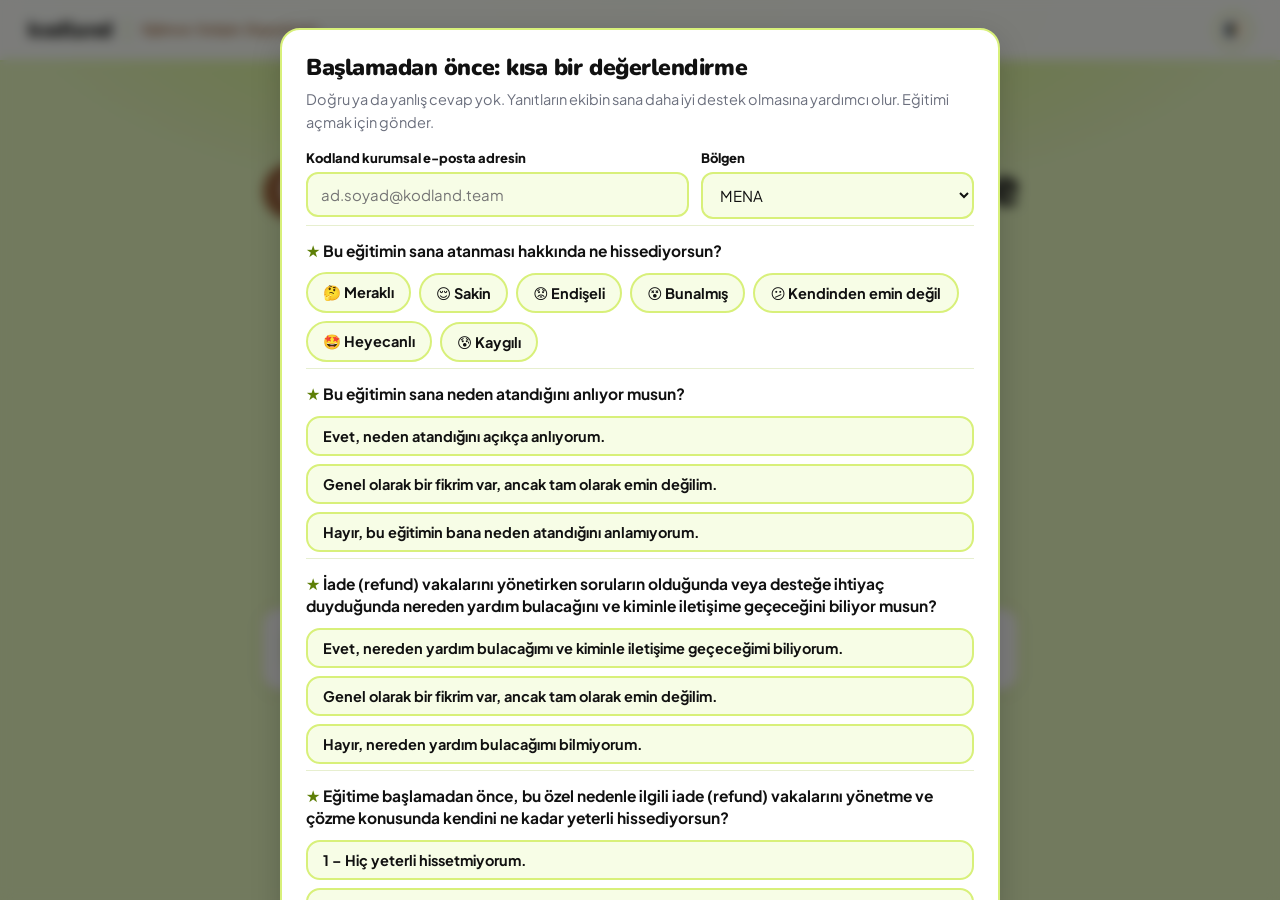
<file: tr.html>
<!DOCTYPE html>
<html lang="tr">
<head>
<meta charset="UTF-8">
<meta name="viewport" content="width=device-width, initial-scale=1.0">
<title>Mini-Training · Online Format — Kodland Tutor Training</title>
<link rel="preconnect" href="https://fonts.googleapis.com"><link rel="preconnect" href="https://fonts.gstatic.com" crossorigin>
<link href="https://fonts.googleapis.com/css2?family=Baloo+2:wght@600;700;800&family=Inter:wght@400;500;600;700;800&family=Nunito:wght@700;800;900&family=Plus+Jakarta+Sans:wght@400;500;600;700;800&display=swap" rel="stylesheet">
<link rel="stylesheet" href="assets/style.css">
<link rel="stylesheet" href="assets/theme.css">
<style>:root,:root[data-theme="dark"]{--pink:#9A5B2E;--pink-d:#7A4521;--coral:#9A5B2E;--coral-d:#7A4521}:root:not([data-theme="dark"]){--pink-l:#F1E8E2}</style>
<script src="assets/td-gate.js" defer></script>
</head>
<body>

<!-- HOME -->
<div id="screen-home" class="screen active">
  <nav class="nav">
    <a class="logo" href="#" onclick="goHome();return false;">
      <span class="logo-mark">kodland</span>
      <span class="logo-div"></span>
      <span class="logo-sub" data-i18n="logoSub"></span>
    </a>
    <div class="nav-r">
      <button class="tbtn" onclick="toggleTheme()">🌓</button>
    </div>
  </nav>
  <div class="hero">
    <div class="hero-inner">
      <div class="eyebrow" data-i18n="heroEyebrow"></div>
      <h1 data-i18n-html="heroTitle"></h1>
      <p data-i18n="heroIntro"></p>
      <div class="hero-art" id="heroArt"></div>
      <div class="hero-cards">
        <div class="hcard"><span class="hc-ic">🧑‍💻</span><div data-i18n-html="heroCard1"></div></div>
        <div class="hcard"><span class="hc-ic">🧪</span><div data-i18n-html="heroCard2"></div></div>
      </div>
      <p class="hero-work" data-i18n="heroWork" style="font-size:14.5px;font-weight:700"></p>
      <button class="start-btn" onclick="goDashboard()" data-i18n="startBtn"></button>
    </div>
  </div>
</div>

<!-- DASHBOARD -->
<div id="screen-path" class="screen">
  <nav class="nav">
    <a class="logo" href="#" onclick="goHome();return false;">
      <span class="logo-mark">kodland</span>
      <span class="logo-div"></span>
      <span class="logo-sub" data-i18n="logoSub"></span>
    </a>
    <div class="nav-r">
      <span id="ntag" style="font-size:13px;color:var(--text-muted);font-weight:700;display:none"></span>
      <button class="tbtn" onclick="devUnlockAll()" data-i18n-title="devTitle" title="">🔓</button>
      <button class="tbtn" onclick="toggleTheme()">🌓</button>
    </div>
  </nav>
  <div class="msec">
    <div class="slbl" data-i18n="pathLabel"></div>
    <div class="pbar"><b id="pbCount">0/6</b><div class="ptrack"><i id="pbFill"></i></div><span data-i18n="pbLabel"></span></div>
    <div class="grid" id="mgrid"></div>
  </div>
</div>

<!-- CONTENT -->
<div id="screen-content" class="screen">
  <nav class="nav">
    <a class="logo" href="#" onclick="goHome();return false;">
      <span class="logo-mark">kodland</span>
      <span class="logo-div"></span>
      <span class="logo-sub" data-i18n="logoSub"></span>
    </a>
    <div class="nav-r">
      <button class="tbtn" onclick="goDashboard()" data-i18n-title="backToPath" title="">🏠</button>
      <button class="tbtn" onclick="toggleTheme()">🌓</button>
    </div>
  </nav>
  <div class="cbody" id="contentBody"></div>
</div>

<!-- RESULTS -->
<div id="screen-results" class="screen">
  <nav class="nav">
    <a class="logo" href="#" onclick="goHome();return false;">
      <span class="logo-mark">kodland</span><span class="logo-div"></span><span class="logo-sub" data-i18n="logoSub"></span>
    </a>
    <div class="nav-r"><button class="tbtn" onclick="toggleTheme()">🌓</button></div>
  </nav>
  <div class="rbody" id="resultsBody"></div>
</div>


<canvas id="confetti"></canvas>

<script>window.PROG_KEY_OVERRIDE='kl-mt-online_format-progress'; window.HERO_ART={ill:'wifi',orbs:['💻','🎙️','📶','🛟']};</script>
<script src="assets/content-tr.js"></script>
<script src="assets/surveys-v2.js"></script>
<script src="assets/engine.js"></script>
</body>
</html>
</file>
<file: assets/style.css>
:root{
  --blue:#498BFF;--blue-d:#2E6FDB;--blue-l:#8FB8FF;
  --coral:#9A5B2E;--coral-d:#7A4521;--pink-hover:#C8895A;--pink-hover-d:#7A4521;
  --green:#D3FF5F;--green-d:#6B9A1E;--green-l:#E9FFB0;
  --ink:#262626;--ink2:#4A4A4A;--muted:#8A8A8A;
  --bg:#EAF7C8;--surface:#FFFFFF;--surface2:#F4FCE0;--border:#D8F07A;
  --text:var(--ink);--text2:var(--ink2);--text-muted:var(--muted);
  --nav-bg:rgba(255,255,255,0.94);--nav-b:#D8F07A;
  --shadow:0 2px 14px rgba(11,31,69,.08);--shadow-h:0 10px 30px rgba(18,59,132,.16);
  --hi-bg:#EEF5FF;--hi-b:#AECBF7;--hi-t:#123B9A;
  --opt-h:#EEF5FF;
  --ok-bg:#EAFBF1;--ok-b:#8FE3B4;--ok-t:#0F7A45;
  --no-bg:#FFF1EF;--no-b:#FFC3B8;--no-t:#B23A26;
  --cute-bg:#FFF9E1;--cute-b:#F6DE94;--cute-t:#8A6412;
  --onbg:var(--ink);--onbg2:var(--ink2);--onbg-muted:var(--muted);
  --r:16px;--rsm:10px;--rpill:999px;
}
[data-theme="dark"]{
  --ink:#ECECEC;--ink2:#B7B7C2;--muted:#8D8D99;
  --bg:#12141A;
  --coral:#D79A66;--coral-d:#9A5B2E;
  --surface:#1C1F27;--surface2:#242830;--border:#333A4A;
  --nav-bg:rgba(18,20,26,0.92);--nav-b:#2A2E3A;
  --shadow:0 2px 14px rgba(0,0,0,.45);--shadow-h:0 10px 30px rgba(0,0,0,.55);
  --hi-bg:rgba(73,139,255,.12);--hi-b:rgba(73,139,255,.4);--hi-t:#8FB8FF;
  --opt-h:#232838;
  --ok-bg:rgba(15,122,69,.15);--ok-b:rgba(15,122,69,.45);--ok-t:#6FE3A4;
  --no-bg:rgba(178,58,38,.15);--no-b:rgba(178,58,38,.45);--no-t:#FF8B76;
  --cute-bg:rgba(138,100,18,.18);--cute-b:rgba(138,100,18,.45);--cute-t:#F6DE94;
  --onbg:var(--ink);--onbg2:var(--ink2);--onbg-muted:var(--muted);
}
*{box-sizing:border-box;margin:0;padding:0}
html{scroll-behavior:smooth}
body{background:var(--bg);color:var(--text);font-family:'Inter',sans-serif;min-height:100vh;overflow-x:hidden;transition:background .25s,color .25s}
.screen{display:none;min-height:100vh;flex-direction:column}
.screen.active{display:flex}
.nav{display:flex;align-items:center;justify-content:space-between;padding:0 28px;height:66px;background:var(--nav-bg);backdrop-filter:blur(14px);border-bottom:2px solid var(--nav-b);position:sticky;top:0;z-index:100}
.logo{display:flex;align-items:center;gap:9px;text-decoration:none;flex-shrink:0}
.logo-mark{font-family:'Baloo 2',sans-serif;font-weight:800;font-size:22px;letter-spacing:-.5px;color:var(--blue);line-height:1;white-space:nowrap}
.logo-sub{font-family:'Inter',sans-serif;font-weight:700;font-size:12.5px;color:var(--coral);white-space:nowrap;line-height:1.3;max-width:180px}
.logo-div{width:1px;height:26px;background:var(--border);margin:0 5px}
.nav-r{display:flex;align-items:center;gap:8px;position:relative}
.tbtn{display:flex;align-items:center;justify-content:center;width:38px;height:38px;border-radius:50%;background:var(--surface);border:2px solid var(--border);color:var(--text2);font-size:15px;cursor:pointer;transition:all .15s;flex-shrink:0}
.tbtn:hover{border-color:var(--blue-l);background:var(--surface2)}
/* HERO */
.hero{padding:56px 40px 40px;text-align:center;position:relative;overflow:hidden}
.hero-inner{position:relative;max-width:640px;margin:0 auto}
.eyebrow{display:inline-flex;align-items:center;gap:6px;background:var(--surface);border:2px solid var(--border);border-radius:var(--rpill);padding:6px 16px;font-family:'Inter',sans-serif;font-size:12.5px;font-weight:800;color:var(--blue-d);margin-bottom:22px;text-transform:uppercase;letter-spacing:.5px}
.hero h1{font-family:'Baloo 2',sans-serif;font-size:clamp(32px,5.2vw,52px);font-weight:800;line-height:1.08;letter-spacing:-1px;color:var(--onbg);margin-bottom:16px}
.h-pill{display:inline-block;background:#9A5B2E;color:#fff;border-radius:var(--rpill);padding:2px 20px;margin:0 2px;font-size:.92em}
.hero p{color:#16261c;font-size:16px;line-height:1.65;margin-bottom:22px;max-width:560px;margin-left:auto;margin-right:auto;position:relative;z-index:1}
[data-theme="dark"] .hero p{color:var(--onbg2)}
.hero-reasons{max-width:560px;margin:0 auto 24px;text-align:left;display:flex;flex-direction:column;gap:10px}
.hr-item{display:flex;gap:13px;align-items:center;background:var(--surface);border:2px solid var(--border);border-radius:14px;padding:13px 17px;font-size:14.5px;color:var(--text2);line-height:1.55;box-shadow:var(--shadow)}
.hr-item .hr-ic{flex-shrink:0;font-size:18px;line-height:1;width:38px;height:38px;border-radius:50%;background:var(--hi-bg);display:flex;align-items:center;justify-content:center}
.hr-item:nth-child(2) .hr-ic{background:#E4F5D3}
.hr-item:nth-child(3) .hr-ic{background:#FFE9F2}
.start-btn{display:inline-block;padding:16px 38px;background:var(--blue);color:#fff;border:none;border-radius:var(--rpill);font-family:'Baloo 2',sans-serif;font-size:18px;font-weight:700;cursor:pointer;transition:all .15s;box-shadow:0 6px 20px rgba(20,120,60,.3);margin-top:4px}
.start-btn:hover{background:var(--pink-hover-d);transform:translateY(-2px);box-shadow:0 8px 24px rgba(212,160,23,.4)}
/* DASHBOARD */
.msec{padding:8px 32px 70px;max-width:1080px;margin:0 auto;width:100%}
.slbl{font-family:'Baloo 2',sans-serif;font-size:13px;font-weight:700;text-transform:uppercase;letter-spacing:1.5px;color:var(--onbg-muted);margin-bottom:16px;margin-top:4px}
.grid{display:grid;grid-template-columns:repeat(auto-fill,minmax(290px,1fr));gap:16px}
.mc{background:var(--surface);border:2px solid var(--border);border-radius:var(--r);overflow:hidden;cursor:pointer;transition:transform .2s,box-shadow .2s,border-color .2s;box-shadow:var(--shadow)}
.mc:hover:not(.locked){transform:translateY(-4px);box-shadow:var(--shadow-h)}
.mc.locked{opacity:.5;cursor:not-allowed}
.mc.done{border-color:var(--blue)}
.mc-stripe{height:7px}
.mc-body{padding:22px}
.mc-top{display:flex;align-items:center;justify-content:space-between;margin-bottom:9px}
.mc-num{font-size:12px;font-weight:800;letter-spacing:.8px;text-transform:uppercase;color:var(--text-muted)}
.mc-em{font-size:32px}
.mc-title{font-family:'Baloo 2',sans-serif;font-size:22px;font-weight:700;letter-spacing:-.2px;color:var(--text);margin-bottom:7px;line-height:1.15}
.mc-desc{font-size:14.5px;color:var(--text2);line-height:1.6}
.mc-foot{margin-top:16px;display:flex;align-items:center;justify-content:space-between}
.badge{font-family:'Inter',sans-serif;font-size:11px;font-weight:800;letter-spacing:.3px;padding:5px 13px;border-radius:var(--rpill);text-transform:uppercase}
.bd{background:#E4F5D3;color:var(--green-d);border:1.5px solid var(--green)}
.bs{background:var(--coral);color:#fff;border:1.5px solid var(--coral-d)}
.bl{background:var(--surface2);color:var(--text-muted);border:1.5px solid var(--border)}
.br{background:#DCEBFF;color:var(--blue-d);border:1.5px solid var(--blue-l)}
[data-theme="dark"] .bd{background:rgba(211,255,95,.15);color:var(--green);border-color:rgba(211,255,95,.4)}
[data-theme="dark"] .br{background:rgba(73,139,255,.15);color:var(--blue-l);border-color:rgba(73,139,255,.4)}
.stag{font-size:12.5px;color:var(--text-muted);font-weight:600}
.stag b{color:var(--text)}
/* CONTENT */
.cbody{padding:38px 40px 60px;max-width:820px;margin:0 auto;width:100%;flex:1}
.meyebrow{font-size:11.5px;font-weight:800;text-transform:uppercase;letter-spacing:1px;color:var(--onbg-muted);margin-bottom:9px}
.mh1{font-family:'Baloo 2',sans-serif;font-size:clamp(26px,4vw,38px);font-weight:800;letter-spacing:-.6px;line-height:1.12;color:var(--onbg);margin-bottom:16px}
.mobj{background:var(--surface);border:2px solid var(--border);border-left:5px solid var(--coral);border-radius:0 var(--rsm) var(--rsm) 0;padding:14px 18px;font-size:14.5px;color:var(--text2);line-height:1.6;margin-bottom:34px}
.mobj strong{color:var(--text)}
.sch{font-family:'Baloo 2',sans-serif;font-size:24px;font-weight:800;margin:44px 0 18px;color:var(--onbg);display:flex;align-items:center;gap:12px;letter-spacing:-.3px}
.sch::before{content:'';width:12px;height:12px;border-radius:4px;background:var(--coral);flex-shrink:0;transform:rotate(45deg)}
.sch::after{content:'';flex:1;height:3px;background:var(--coral);border-radius:2px;opacity:.4}
.card{background:var(--surface);border:2px solid var(--border);border-radius:var(--r);padding:19px 21px;margin-bottom:12px;box-shadow:var(--shadow)}
.card h4{font-family:'Baloo 2',sans-serif;font-size:15px;font-weight:700;color:var(--text);margin-bottom:8px}
.card p,.card li{font-size:14.5px;color:var(--text2);line-height:1.7}
.card ul,.card ol{padding-left:18px}
.card li{margin-bottom:6px}
.card p strong,.card li strong{color:var(--text)}
.card p{margin-bottom:10px}
.card p:last-child{margin-bottom:0}
.tbl-wrap{overflow-x:auto;margin-top:4px}
.card table{width:100%;border-collapse:collapse;font-size:13.6px;line-height:1.55}
.card th{text-align:left;padding:9px 11px;border-bottom:2px solid var(--border);font-family:'Baloo 2',sans-serif;font-size:12.8px;color:var(--text)}
.card td{padding:9px 11px;border-bottom:1px solid var(--border);color:var(--text2);vertical-align:top}
.card tr:last-child td{border-bottom:none}
.card.hi{background:var(--hi-bg);border-color:var(--hi-b)}
.card.hi h4{color:var(--hi-t);font-size:16.5px}
.card.hi p,.card.hi li{color:var(--hi-t);opacity:.92}
.card.ok{background:var(--ok-bg);border-color:var(--ok-b)}
.card.ok h4{color:var(--ok-t)}
.card.ok p,.card.ok li{color:var(--ok-t);opacity:.92}
.card.danger{background:var(--no-bg);border-color:var(--no-b)}
.card.danger h4{color:var(--no-t)}
.card.danger p,.card.danger li{color:var(--no-t);opacity:.92}
.card.danger th{color:var(--no-t);border-color:var(--no-b)}
.card.danger td{color:var(--no-t);opacity:.9;border-color:var(--no-b)}
.card.cute{background:var(--cute-bg);border-color:var(--cute-b)}
.card.cute h4{color:var(--cute-t);font-size:16.5px}
.card.cute p,.card.cute li{color:var(--cute-t);opacity:.92}
.acc-item{background:var(--surface);border:2px solid var(--border);border-radius:var(--r);margin-bottom:12px;box-shadow:var(--shadow);overflow:hidden}
.acc-item summary{cursor:pointer;list-style:none;padding:18px 22px;font-family:'Baloo 2',sans-serif;font-weight:700;font-size:16px;display:flex;align-items:center;justify-content:space-between;gap:10px}
.acc-item summary::-webkit-details-marker{display:none}
.acc-item summary::after{content:'▾';font-size:14px;color:var(--text-muted);flex-shrink:0;transition:transform .2s}
.acc-item[open] summary::after{transform:rotate(180deg)}
.acc-item .acc-body{padding:0 22px 20px}
.acc-big-title{font-family:'Baloo 2',sans-serif;font-weight:800;font-size:23px;margin:30px 0 16px;text-align:center}
.sib{padding:16px 18px}
.sib-head{display:flex;align-items:center;gap:14px;margin-bottom:10px}
.sib-ic{font-size:38px;line-height:1;flex-shrink:0;width:52px;height:52px;display:flex;align-items:center;justify-content:center;background:var(--surface2);border-radius:50%}
.sib-head h4{font-family:'Baloo 2',sans-serif;font-size:19px;font-weight:800;line-height:1.25;color:var(--text)}
.sib-body{font-size:13.5px;line-height:1.55}
.sib-body ul,.sib-body ol{margin:0;padding-left:20px}
.sib-body li{margin-bottom:5px}
.sib-body p{margin-bottom:6px}
.notice-line{display:flex;align-items:flex-start;gap:10px;background:var(--surface2);border-radius:var(--rsm);padding:12px 14px;margin-bottom:12px;font-size:13.5px;line-height:1.5}
.notice-line .nl-ic{font-size:22px;flex-shrink:0}
.doavoid{display:grid;grid-template-columns:1fr 1fr;gap:14px;margin-bottom:14px}
@media(max-width:600px){.doavoid{grid-template-columns:1fr}}
.doavoid .dobox,.doavoid .avoidbox{border-radius:var(--r);padding:18px 19px;box-shadow:var(--shadow)}
.doavoid .dobox{background:var(--ok-bg);border:2px solid var(--ok-b)}
.doavoid .avoidbox{background:var(--no-bg);border:2px solid var(--no-b)}
.doavoid h5{font-family:'Baloo 2',sans-serif;font-weight:800;font-size:14.5px;margin-bottom:11px;display:flex;align-items:center;gap:7px}
.doavoid .dobox h5{color:var(--ok-t)}
.doavoid .avoidbox h5{color:var(--no-t)}
.doavoid ul{list-style:none;padding:0;margin:0;display:flex;flex-direction:column;gap:10px}
.doavoid li{display:flex;gap:8px;font-size:13.6px;line-height:1.55}
.doavoid .dobox li{color:var(--ok-t)}
.doavoid .avoidbox li{color:var(--no-t)}
.doavoid li .lic{flex-shrink:0}
.doavoid em{opacity:.85}
.pattern-row{display:grid;grid-template-columns:repeat(3,1fr);gap:14px;margin-bottom:14px}
@media(max-width:760px){.pattern-row{grid-template-columns:1fr}}
.pattern-card{background:var(--surface);border:2px solid var(--border);border-radius:var(--r);padding:22px 20px;box-shadow:var(--shadow);text-align:center;display:flex;flex-direction:column}
.pattern-ic{font-size:38px;margin-bottom:10px}
.pattern-title{font-family:'Baloo 2',sans-serif;font-weight:800;font-size:16px;margin-bottom:9px;color:var(--text)}
.pattern-desc{font-size:12.8px;color:var(--text2);margin-bottom:12px;line-height:1.5;font-style:italic}
.pattern-note{font-size:12.8px;color:var(--text2);line-height:1.55;text-align:left;background:var(--surface2);border-radius:10px;padding:11px 13px;margin-top:auto}
.mobj-box{display:flex;gap:16px;align-items:flex-start;background:var(--surface);border:2px solid var(--border);border-radius:var(--r);padding:18px 20px;margin-bottom:34px;box-shadow:var(--shadow)}
.mobj-ic{width:46px;height:46px;border-radius:50%;background:var(--hi-bg);display:flex;align-items:center;justify-content:center;font-size:21px;flex-shrink:0}
.mobj-txt strong{font-family:'Baloo 2',sans-serif;font-size:11.5px;text-transform:uppercase;letter-spacing:.6px;color:var(--coral);display:block;margin-bottom:5px}
.mobj-txt p{font-size:14.5px;color:var(--text2);line-height:1.6;margin:0}
.mc-em-circle{width:54px;height:54px;border-radius:50%;display:flex;align-items:center;justify-content:center;font-size:27px;flex-shrink:0}
.co-star{background:#FFF6DC;border-color:#F4D883;color:#8A6412}
[data-theme="dark"] .co-star{background:rgba(244,216,131,.15);border-color:rgba(244,216,131,.4);color:#F4D883}
.step-flow{display:flex;align-items:stretch;gap:8px;margin-bottom:14px;flex-wrap:wrap}
.step-box{flex:1;min-width:160px;background:var(--surface);border:2px solid var(--border);border-radius:var(--r);padding:18px 15px;text-align:center;box-shadow:var(--shadow);display:flex;flex-direction:column;align-items:center;justify-content:flex-start}
.step-ic{font-size:32px;margin-bottom:9px}
.step-lbl{font-size:13px;color:var(--text2);line-height:1.45;font-weight:600}
.step-arrow{display:flex;align-items:center;justify-content:center;font-size:22px;color:var(--coral);flex:0 0 auto;font-weight:800}
@media(max-width:700px){.step-flow{flex-direction:column}.step-arrow{transform:rotate(90deg);margin:-4px auto}}
.bigstat{display:flex;gap:22px;align-items:center;background:var(--surface);border:2px solid var(--border);border-radius:var(--r);padding:24px 26px;margin-bottom:14px;box-shadow:var(--shadow)}
.bigstat-num{font-family:'Baloo 2',sans-serif;font-size:54px;font-weight:800;color:var(--blue-d);flex-shrink:0;line-height:1;min-width:110px;text-align:center}
.bigstat-txt{font-size:14px;color:var(--text2);line-height:1.65}
.bigstat-txt strong{color:var(--text)}
@media(max-width:560px){.bigstat{flex-direction:column;text-align:center}}
.ck-list{display:flex;flex-direction:column;gap:11px;background:var(--surface);border:2px solid var(--border);border-radius:var(--r);padding:18px 20px;margin-bottom:12px;box-shadow:var(--shadow)}
.ck-row{display:flex;gap:11px;align-items:flex-start;font-size:14px;color:var(--text2);line-height:1.55}
.ck-box{flex-shrink:0;font-size:18px;color:var(--blue-d);margin-top:-1px}
.nc-list{display:flex;flex-direction:column;gap:12px;margin-bottom:12px}
.nc-row{display:flex;gap:14px;align-items:flex-start;background:var(--surface);border:2px solid var(--border);border-radius:var(--r);padding:15px 18px;box-shadow:var(--shadow)}
.nc-num{flex-shrink:0;width:32px;height:32px;border-radius:50%;background:var(--blue-l);color:var(--blue-d);display:flex;align-items:center;justify-content:center;font-family:'Baloo 2',sans-serif;font-weight:800;font-size:15px}
.nc-txt{font-size:14px;color:var(--text2);line-height:1.6;padding-top:4px}
.mt-pic-crop{position:relative;overflow:hidden;border-radius:var(--r);border:2px solid var(--border);box-shadow:var(--shadow);margin:4px 0 14px;background:var(--surface)}
.mt-pic-crop img{position:absolute;display:block;max-width:none;height:auto}
.sib-strat{display:inline-flex;align-items:center;gap:6px;font-family:'Baloo 2',sans-serif;font-weight:800;font-size:15px;color:var(--coral-d);text-transform:uppercase;letter-spacing:.5px;margin:0 0 6px}
.dt{margin-bottom:16px;scroll-margin-top:90px}
.dt-bar{display:grid;grid-template-columns:repeat(auto-fit,minmax(150px,1fr));gap:10px;margin-bottom:14px}
@media(max-width:700px){.dt-bar{grid-template-columns:repeat(2,1fr)}}
.dt-btn{display:flex;flex-direction:column;align-items:center;gap:6px;background:var(--surface);border:2px solid var(--border);border-radius:var(--r);padding:14px 8px 12px;font-family:'Baloo 2',sans-serif;font-weight:800;font-size:14.5px;color:var(--text2);cursor:pointer;box-shadow:var(--shadow);transition:transform .15s,border-color .15s,background .15s}
.dt-btn:hover{transform:translateY(-2px)}
.dt-btn.on{border-color:var(--coral);background:var(--hi-bg);color:var(--text)}
.dt-btn-ic{font-size:36px;line-height:1}
.dt-btn-lbl{line-height:1.2;text-align:center}
.dt-panel{display:none}
.dt-panel.on{display:block;animation:dtIn .25s ease}
@keyframes dtIn{from{opacity:0;transform:translateY(6px)}to{opacity:1;transform:none}}
.dt-intro{display:flex;gap:16px;align-items:flex-start;background:var(--surface);border:2px solid var(--border);border-left:6px solid var(--coral);border-radius:var(--r);padding:18px 20px;margin-bottom:12px;box-shadow:var(--shadow)}
.dt-intro-ic{font-size:46px;line-height:1;flex-shrink:0}
.dt-intro-t{font-family:'Baloo 2',sans-serif;font-weight:800;font-size:20px;color:var(--text);margin-bottom:4px}
.dt-intro p{font-size:14.5px;color:var(--text2);line-height:1.65;margin:0}
.dt-intro p strong{color:var(--text)}
.dt-panel .icon-grid{grid-template-columns:repeat(auto-fit,minmax(300px,1fr))}
.dt-panel .icon-grid-item{padding:16px 16px}
.dt-panel .igi-ic{width:56px;height:56px;font-size:30px}
.dt-panel .igi-txt{font-size:14px}
.dt-next{display:block;margin:6px 0 0 auto;background:var(--coral);color:#fff;border:none;border-radius:999px;padding:11px 22px;font-family:'Baloo 2',sans-serif;font-weight:800;font-size:14.5px;cursor:pointer;box-shadow:var(--shadow)}
.dt-next:hover{background:var(--pink-hover-d)}
.dt-done{text-align:right;font-family:'Baloo 2',sans-serif;font-weight:800;font-size:14.5px;color:var(--green-d);margin-top:6px}
.co-body .cv-see{display:flex;gap:8px;align-items:flex-start;margin-bottom:8px}
.co-body .cv-do{display:flex;gap:8px;align-items:flex-start}
.co-body .cv-lbl{flex-shrink:0;font-size:15px}
.icon-grid{display:grid;grid-template-columns:repeat(auto-fit,minmax(220px,1fr));gap:12px;margin-bottom:12px}
.icon-grid-item{display:flex;gap:12px;align-items:flex-start;background:var(--surface);border:2px solid var(--border);border-radius:var(--r);padding:15px 16px;box-shadow:var(--shadow)}
.igi-ic{font-size:24px;flex-shrink:0;width:36px;height:36px;border-radius:50%;background:var(--hi-bg);display:flex;align-items:center;justify-content:center}
.igi-txt{font-size:13.5px;color:var(--text2);line-height:1.55}
.igi-txt strong{color:var(--text)}
.tl-wrap{display:flex;flex-direction:column;margin-bottom:14px}
.tl-item{display:flex;gap:14px;background:var(--surface);border:2px solid var(--border);border-radius:var(--r);padding:16px 18px;box-shadow:var(--shadow)}
.tl-ic{width:42px;height:42px;border-radius:50%;background:var(--hi-bg);display:flex;align-items:center;justify-content:center;font-size:20px;flex-shrink:0}
.tl-lbl{font-family:'Baloo 2',sans-serif;font-weight:800;font-size:12.5px;color:var(--coral-d);text-transform:uppercase;letter-spacing:.4px;margin-bottom:7px}
.tl-body{flex:1}
.tl-body ul{padding-left:18px;margin:0}
.tl-body li{font-size:13.5px;color:var(--text2);line-height:1.6;margin-bottom:5px}
.tl-body li:last-child{margin-bottom:0}
.tl-connector{width:2px;height:16px;background:var(--border);margin-left:39px}
.tbl-full{width:100vw;position:relative;left:50%;right:50%;margin-left:-50vw;margin-right:-50vw;padding:0 max(20px,calc(50vw - 570px));overflow-x:auto;box-sizing:border-box}
.tbl-full table{min-width:1100px}
.tbl-full .card{margin:0}
.tbl-full table tr:nth-child(even){background:var(--surface2)}
.tbl-full table th{position:sticky;top:0;background:var(--blue);color:#fff}
.rule-row{display:flex;flex-direction:column;gap:10px;margin-bottom:14px}
.rule-card{display:flex;gap:14px;align-items:flex-start;background:var(--surface);border:2px solid var(--border);border-left:5px solid var(--blue);border-radius:var(--r);padding:15px 18px;box-shadow:var(--shadow)}
.rule-num{width:32px;height:32px;border-radius:50%;background:var(--blue);color:#fff;font-family:'Baloo 2',sans-serif;font-weight:800;font-size:14px;display:flex;align-items:center;justify-content:center;flex-shrink:0}
.rule-ic{font-size:22px;flex-shrink:0}
.rule-txt{font-size:13.8px;color:var(--text2);line-height:1.55}
.rule-txt strong{color:var(--text)}
.bo-mock{background:#211E33;border-radius:16px;padding:22px 22px 18px;color:#EDEAF9;font-family:'Segoe UI',Inter,sans-serif;margin-bottom:14px;box-shadow:var(--shadow-h);position:relative;margin-top:10px}
.bo-mock-tag{position:absolute;top:-12px;left:18px;background:var(--coral);color:#fff;font-family:'Baloo 2',sans-serif;font-size:11px;font-weight:800;padding:5px 13px;border-radius:999px;text-transform:uppercase;letter-spacing:.4px;box-shadow:0 3px 8px rgba(0,0,0,.25)}
/* BO SIMULATION EMBED (breaks out of the content column on purpose) */
.sim-embed{position:relative;left:50%;right:50%;margin-left:-50vw;margin-right:-50vw;width:100vw;max-width:100vw;margin-top:18px;margin-bottom:22px}
.sim-embed-inner{max-width:1440px;margin:0 auto;padding:0 16px}
.sim-embed-tag{display:inline-block;background:var(--coral);color:#fff;font-family:'Baloo 2',sans-serif;font-size:11px;font-weight:800;padding:5px 13px;border-radius:999px;text-transform:uppercase;letter-spacing:.4px;margin-bottom:10px}
.sim-embed iframe{width:100%;height:480px;border:2px solid var(--border);border-radius:16px;box-shadow:var(--shadow-h);display:block;background:#211E33}
@media(max-width:760px){.sim-embed iframe{height:420px}}
.bo-tabs{display:flex;gap:8px;margin-bottom:14px;flex-wrap:wrap}
.bo-tab{padding:8px 16px;border-radius:8px;border:1px solid #3A3460;background:#2C2846;color:#C3BEDA;font-size:12.5px;font-weight:700;cursor:pointer;font-family:inherit}
.bo-tab.active{background:#498BFF;color:#fff;border-color:#498BFF}
.bo-field{display:flex;gap:10px;padding:9px 0;border-bottom:1px solid rgba(255,255,255,.07);font-size:13px;color:#C3BEDA}
.bo-field:last-child{border-bottom:none}
.bo-field b{color:#fff;min-width:110px;display:inline-block}
.bo-comment{background:#2C2846;border-radius:10px;padding:13px 15px;font-size:12.8px;color:#C3BEDA;line-height:1.65;margin-top:2px}
.bo-comment .role{display:inline-block;background:#3A3460;color:#AEB8FA;font-size:10px;font-weight:800;padding:2px 8px;border-radius:5px;margin-bottom:7px}
.bo-progress-head{display:flex;justify-content:space-between;align-items:flex-start;flex-wrap:wrap;gap:10px;margin-bottom:14px}
.bo-select{background:#342E56;border:1px solid #3A3460;color:#EDEAF9;padding:7px 12px;border-radius:8px;font-size:12.5px;font-family:inherit}
.bo-status{font-size:12px;color:#C3BEDA;display:flex;align-items:center;gap:4px;flex-wrap:wrap}
.bo-status b{color:#fff}
.bo-info-ic{width:22px;height:22px;border-radius:50%;background:#342E56;color:#8FB8FF;display:inline-flex;align-items:center;justify-content:center;font-size:12px;cursor:pointer;border:1px solid #3A3460;margin-left:4px}
.bo-grid-row{display:flex;align-items:center;gap:10px;margin-bottom:12px;flex-wrap:wrap}
.bo-mod-lbl{width:28px;font-weight:800;color:#fff;font-size:13px;flex-shrink:0}
.bo-cell-wrap{display:flex;flex-direction:column;align-items:center;gap:4px;width:66px}
.bo-cell-lbl{font-size:9.5px;color:#8B85A6}
.bo-cell{padding:6px 0;width:100%;text-align:center;border-radius:999px;font-size:11px;font-weight:700}
.bo-cell.attended{background:rgba(52,211,153,.18);color:#7FE8BE}
.bo-cell.absent{background:rgba(242,113,109,.2);color:#FF9C97}
.bo-cell.notsubmitted{background:rgba(242,140,109,.22);color:#FFA98F}
.bo-cell.reviewed{background:rgba(52,211,153,.18);color:#7FE8BE}
.bo-cell.next{background:#342E56;color:#6b6584}
.bo-mod-total{font-size:11.5px;color:#8B85A6;margin-left:4px}
.bo-legend{display:none;position:absolute;top:6px;right:0;background:#fff;color:#2a2540;border-radius:10px;padding:15px 17px;box-shadow:0 10px 30px rgba(0,0,0,.45);z-index:20;width:min(430px,90vw);font-size:12px}
.bo-legend.show{display:block}
.bo-legend-cols{display:grid;grid-template-columns:1fr 1fr;gap:16px}
.bo-legend h6{font-size:11px;text-transform:uppercase;letter-spacing:.4px;color:#8A84A3;margin-bottom:8px}
.bo-legend-row{display:flex;align-items:center;gap:7px;margin-bottom:7px;line-height:1.3}
.bo-legend-dot{width:10px;height:10px;border-radius:50%;flex-shrink:0}
@media(max-width:560px){.bo-legend-cols{grid-template-columns:1fr}.bo-cell-wrap{width:58px}}
.two-col{display:grid;grid-template-columns:1fr 1fr;gap:12px}
@media(max-width:600px){.two-col{grid-template-columns:1fr}}
.three-col{display:grid;grid-template-columns:1fr 1fr 1fr;gap:12px}
@media(max-width:760px){.three-col{grid-template-columns:1fr}}
.divider{border:none;border-top:2px solid var(--border);margin:34px 0}
.ctabtn{display:block;width:100%;padding:17px;background:var(--blue);color:#fff;border:none;border-radius:var(--rpill);font-family:'Baloo 2',sans-serif;font-size:18px;font-weight:700;cursor:pointer;transition:all .15s;margin-bottom:40px;margin-top:4px;box-shadow:0 4px 16px rgba(20,120,60,.28)}
.ctabtn:hover{background:var(--pink-hover-d);transform:translateY(-2px);box-shadow:0 6px 20px rgba(212,160,23,.4)}
.ctabtn:disabled{opacity:.4;cursor:not-allowed;transform:none;box-shadow:none}
@media(max-width:640px){.cbody,.msec,.hero{padding-left:18px;padding-right:18px}}
/* VIDEO SLOT (placeholder — no footage yet) */
.vslot{background:#000000;border:2px solid #2A2A2A;border-radius:var(--r);padding:22px 22px 20px;margin-bottom:12px;color:#EAEAEA}
.vslot-top{display:flex;align-items:center;gap:10px;margin-bottom:10px}
.vslot-ic{width:38px;height:38px;border-radius:50%;background:rgba(255,255,255,.08);display:flex;align-items:center;justify-content:center;font-size:17px;flex-shrink:0}
.vslot-title{font-family:'Baloo 2',sans-serif;font-weight:700;font-size:15px;color:#fff}
.vslot-meta{font-size:11.5px;color:#8FB8FF;text-transform:uppercase;letter-spacing:.5px;font-weight:800;margin-top:2px}
.vslot-frame{background:#000000;border:1px solid rgba(255,255,255,.15);border-radius:12px;padding:26px;text-align:center;margin-bottom:12px;overflow:hidden}
.vslot-frame .big{font-size:30px;margin-bottom:6px}
.vslot-frame .lbl{font-size:12.5px;color:#8FB8FF;font-weight:700}
.vslot-brief{font-size:13px;line-height:1.6;color:#CFCFCF;font-style:italic}
/* CALLOUT (guide-style emoji callouts) */
.callout{display:flex;gap:12px;border-radius:var(--rsm);padding:15px 17px;margin-bottom:12px;font-size:14.3px;line-height:1.68;border:1.5px solid}
.co-ic{font-size:19px;flex-shrink:0;margin-top:1px}
.co-body p{margin-bottom:8px}
.co-body p:last-child{margin-bottom:0}
.co-body ul,.co-body ol{padding-left:18px;margin-bottom:8px}
.co-body li{margin-bottom:4px}
.co-target{background:var(--hi-bg);border-color:var(--hi-b);color:var(--hi-t)}
.co-warn{background:#FFF6EE;border-color:#FBD9B0;color:#9A5B12}
[data-theme="dark"] .co-warn{background:rgba(154,91,18,.18);border-color:rgba(154,91,18,.45);color:#F5B971}
.co-danger{background:var(--no-bg);border-color:var(--no-b);color:var(--no-t)}
.co-ok{background:var(--ok-bg);border-color:var(--ok-b);color:var(--ok-t)}
.co-cute{background:var(--cute-bg);border-color:var(--cute-b);color:var(--cute-t)}
.co-idea{background:#EFFAFF;border-color:#B9E6FA;color:#0B5E85}
[data-theme="dark"] .co-idea{background:rgba(11,94,133,.18);border-color:rgba(11,94,133,.45);color:#7FD4F5}
.co-loop{background:var(--hi-bg);border-color:var(--hi-b);color:var(--hi-t)}
.co-body b,.co-body strong{color:inherit}
/* INTERACTION (selection-based exercises) */
.ix-wrap{background:var(--surface);border:2px solid var(--border);border-radius:var(--r);padding:24px;margin-bottom:16px;box-shadow:var(--shadow)}
.ix-badge{display:inline-flex;align-items:center;gap:6px;background:#DDF3E5;color:var(--blue-d);border:1.5px solid var(--blue-l);border-radius:var(--rpill);padding:5px 14px;font-size:11.5px;font-weight:800;text-transform:uppercase;letter-spacing:.4px;margin-bottom:14px}
[data-theme="dark"] .ix-badge{background:rgba(143,224,180,.15);color:var(--blue-l)}
.ix-title{font-family:'Baloo 2',sans-serif;font-size:18px;font-weight:800;color:var(--text);margin-bottom:8px}
.ix-instr{font-size:14px;color:var(--text2);line-height:1.6;margin-bottom:18px}
.ix-card{background:var(--surface2);border:2px solid var(--border);border-radius:var(--rsm);padding:14px 16px;margin-bottom:10px;font-size:14px;color:var(--text);cursor:pointer;transition:all .15s;line-height:1.55}
.ix-card:hover:not(.locked){border-color:var(--blue-l);transform:translateY(-1px)}
.ix-card.locked{cursor:default}
.ix-card.correct{background:var(--ok-bg);border-color:var(--ok-b);color:var(--ok-t)}
.ix-card.wrong{background:var(--no-bg);border-color:var(--no-b);color:var(--no-t)}
.ix-zones{display:grid;grid-template-columns:repeat(auto-fit,minmax(180px,1fr));gap:10px;margin-top:14px}
.ix-zone{border:2px dashed var(--border);border-radius:var(--rsm);padding:12px;text-align:center;font-family:'Baloo 2',sans-serif;font-weight:700;font-size:13px;color:var(--text2)}
.ix-zone-btn{display:block;width:100%;padding:9px 8px;margin-top:8px;border-radius:8px;border:2px solid var(--border2,var(--border));background:var(--surface);font-family:'Inter',sans-serif;font-weight:700;font-size:12.5px;cursor:pointer;color:var(--text2)}
.ix-zone-btn:hover:not(:disabled){border-color:var(--blue-l);color:var(--blue-d)}
.ix-zone-btn:disabled{opacity:.4;cursor:not-allowed}
.ix-zone-btn.correct-zone{opacity:1!important;background:var(--ok-bg);border-color:var(--ok-b);color:var(--ok-t)}
.ix-zone-btn.wrong-zone{opacity:1!important;background:var(--no-bg);border-color:var(--no-b);color:var(--no-t)}
.ix-fb{margin-top:8px;font-size:13px;line-height:1.55;border-radius:8px;padding:9px 12px}
.ix-fb.ok{background:var(--ok-bg);color:var(--ok-t)}
.ix-fb.bad{background:var(--no-bg);color:var(--no-t)}
.ix-progress{font-size:12.5px;color:var(--text-muted);font-weight:700;margin-top:14px;text-align:right}
.ix-nextbtn{display:none;margin-top:16px;width:100%;padding:14px;background:var(--blue);color:#fff;border:none;border-radius:var(--rpill);font-family:'Baloo 2',sans-serif;font-size:16px;font-weight:700;cursor:pointer}
.ix-nextbtn.show{display:block}
.ix-nextbtn:hover{background:var(--pink-hover-d)}
.ix-sim-link{display:flex;gap:16px;align-items:center;background:var(--hi-bg);border:2px solid var(--hi-b);border-radius:var(--r);padding:20px;margin-bottom:16px}
.ix-sim-link .em{font-size:34px;flex-shrink:0}
.ix-sim-link a.simbtn{display:inline-block;margin-top:8px;background:var(--blue);color:#fff;padding:10px 20px;border-radius:var(--rpill);font-family:'Baloo 2',sans-serif;font-weight:700;font-size:14px;text-decoration:none}
.ix-sim-link a.simbtn:hover{background:var(--pink-hover-d)}
/* QUIZ */
.qbody{padding:38px 40px;max-width:700px;margin:0 auto;width:100%;flex:1}
.qpt{height:8px;background:var(--surface2);border:1.5px solid var(--border);border-radius:var(--rpill);margin-bottom:38px;overflow:hidden}
.qpf{height:100%;background:linear-gradient(90deg,var(--blue),var(--coral));border-radius:var(--rpill);transition:width .4s ease}
.qctr{font-size:12.5px;font-weight:800;text-transform:uppercase;letter-spacing:1px;color:var(--onbg-muted);margin-bottom:11px}
.qtxt{font-family:'Baloo 2',sans-serif;font-size:22px;font-weight:700;letter-spacing:-.3px;line-height:1.35;margin-bottom:28px;color:var(--onbg)}
.qopts{display:flex;flex-direction:column;gap:11px}
.qopt{background:var(--surface);border:2px solid var(--border);border-radius:var(--r);padding:15px 19px;cursor:pointer;font-size:14.5px;color:var(--text);font-family:'Inter',sans-serif;font-weight:500;transition:all .15s;text-align:left;line-height:1.5;box-shadow:var(--shadow)}
.qopt:hover:not(.answered){background:var(--opt-h);border-color:var(--blue-l)}
.qopt.correct{background:var(--ok-bg);border-color:var(--ok-b);color:var(--ok-t)}
.qopt.wrong{background:var(--no-bg);border-color:var(--no-b);color:var(--no-t)}
.qopt.answered{cursor:default}
.qfb{display:none;margin-top:15px;border-radius:var(--rsm);padding:14px 17px;font-size:14.5px;line-height:1.6;border:2px solid}
.qfb.show{display:block}
.qfb.ok{background:var(--ok-bg);border-color:var(--ok-b);color:var(--ok-t)}
.qfb.bad{background:var(--no-bg);border-color:var(--no-b);color:var(--no-t)}
.qnxt{display:none;margin-top:19px;width:100%;padding:15px;background:var(--blue);color:#fff;border:none;border-radius:var(--rpill);font-family:'Baloo 2',sans-serif;font-size:17px;font-weight:700;cursor:pointer;transition:all .15s}
.qnxt.show{display:block}
.qnxt:hover{background:var(--pink-hover-d)}
/* RESULTS */
.rbody{padding:64px 40px;max-width:540px;margin:0 auto;text-align:center;flex:1}
.remi{font-size:66px;margin-bottom:15px}
.rtitle{font-family:'Baloo 2',sans-serif;font-size:31px;font-weight:800;letter-spacing:-.4px;color:var(--onbg)}
.rpct{font-family:'Baloo 2',sans-serif;font-size:64px;font-weight:800;line-height:1;margin:15px 0 7px}
.rpct.pass{color:var(--blue)}
.rpct.fail{color:var(--no-t)}
.rsub{color:var(--onbg2);font-size:15.5px;line-height:1.65;margin-bottom:32px}
.bdark{display:block;width:100%;padding:15px 24px;margin-bottom:10px;background:var(--blue);color:#fff;border:none;border-radius:var(--rpill);font-family:'Baloo 2',sans-serif;font-size:17px;font-weight:700;cursor:pointer;transition:all .15s}
.bdark:hover{background:var(--pink-hover-d)}
.bline{display:block;width:100%;padding:14px 24px;margin-bottom:10px;background:transparent;color:var(--text2);border:2px solid var(--border);border-radius:var(--rpill);font-family:'Inter',sans-serif;font-size:14.5px;font-weight:700;cursor:pointer;transition:all .15s}
.bline:hover{background:var(--surface2);color:var(--text);border-color:var(--blue-l)}
/* FEEDBACK SLIDERS (ungraded, end of exam) */
.fbq{background:var(--surface);border:2px solid var(--border);border-radius:var(--r);padding:20px;margin-bottom:14px;text-align:left}
.fbq label{display:block;font-family:'Baloo 2',sans-serif;font-weight:700;font-size:14.5px;color:var(--text);margin-bottom:12px}
.fbq .scale{display:flex;gap:8px}
.fbq .scale button{flex:1;padding:11px 0;border-radius:10px;border:2px solid var(--border);background:var(--surface2);font-weight:800;font-family:'Baloo 2',sans-serif;cursor:pointer;color:var(--text2)}
.fbq .scale button.sel{background:var(--blue);border-color:var(--blue);color:#fff}
.fbq .scalelbl{display:flex;justify-content:space-between;font-size:11px;color:var(--text-muted);margin-top:6px}
/* CHECKLIST / FIELD CARD */
.chk-body{padding:44px 40px 64px;max-width:760px;margin:0 auto;flex:1}
.chk-badge{display:inline-flex;align-items:center;gap:6px;background:#DDF3E5;color:var(--blue-d);border:2px solid var(--blue-l);border-radius:var(--rpill);padding:6px 15px;font-family:'Inter',sans-serif;font-size:12.5px;font-weight:800;text-transform:uppercase;letter-spacing:.5px;margin-bottom:16px}
[data-theme="dark"] .chk-badge{background:rgba(143,224,180,.18);color:var(--blue-l)}
.chk-h1{font-family:'Baloo 2',sans-serif;font-size:clamp(24px,4vw,34px);font-weight:800;letter-spacing:-.6px;line-height:1.15;color:var(--onbg);margin-bottom:12px}
.chk-sub{font-size:15.5px;color:var(--onbg2);line-height:1.7;margin-bottom:30px}
.chk-list{display:flex;flex-direction:column;gap:12px}
.chk-item{display:flex;gap:14px;align-items:flex-start;background:var(--surface);border:2px solid var(--border);border-radius:var(--r);padding:16px 19px;box-shadow:var(--shadow)}
.chk-ic{width:30px;height:30px;border-radius:50%;background:#DDF3E5;color:var(--blue-d);display:flex;align-items:center;justify-content:center;font-weight:800;flex-shrink:0;font-family:'Baloo 2',sans-serif;font-size:13px}
.chk-txt{font-size:14px;color:var(--text2);line-height:1.6;padding-top:4px}
.chk-selfeval{margin-top:36px;background:var(--surface2);border:2px dashed var(--blue-l);border-radius:var(--r);padding:24px 26px}
.chk-selfeval-h{font-family:'Baloo 2',sans-serif;font-size:20px;font-weight:800;color:var(--text);margin-bottom:6px}
.chk-selfeval-sub{font-size:13.5px;color:var(--text-muted);margin-bottom:16px;line-height:1.55}
.chk-self-item{display:flex;gap:10px;margin-bottom:11px;font-size:14px;color:var(--text2);line-height:1.6}
.chk-self-item:last-child{margin-bottom:0}
.chk-actions{display:flex;gap:12px;margin-top:30px;flex-wrap:wrap}
.chk-actions button{flex:1;min-width:220px;margin-bottom:0}
.fc-block{background:var(--surface);border:2px solid var(--border);border-radius:var(--r);padding:18px 20px;margin-bottom:12px}
.fc-block h4{font-family:'Baloo 2',sans-serif;font-size:14.5px;color:var(--blue-d);text-transform:uppercase;letter-spacing:.4px;margin-bottom:8px}
.fc-block p,.fc-block li{font-size:13.8px;color:var(--text2);line-height:1.6}
.fc-block ul{padding-left:18px}
@media print{
  .nav,.no-print{display:none!important}
  body{background:#fff}
  .chk-body{padding:10px 6px;max-width:100%}
  .chk-item,.chk-selfeval,.fc-block{box-shadow:none;break-inside:avoid}
}

/* narrow screens + long translated labels: keep the top bar and tables inside the viewport */
@media(max-width:640px){
  .nav{padding:0 12px;gap:8px}
  .logo{gap:6px}
  .logo-mark{font-size:20px}
  .logo-div{margin:0 1px;height:22px}
  .logo-sub{font-size:10px;max-width:96px;line-height:1.15}
  .nav-r{gap:6px;flex-shrink:0}
  #ntag{font-size:10.5px!important;max-width:74px;line-height:1.15;text-align:right;white-space:normal}
  .lang-btn{padding:7px 9px}
  .card table{font-size:12.5px}
  .card th,.card td{padding:7px 6px;overflow-wrap:anywhere;hyphens:auto}
  .card th{font-size:11.5px}
}
@media(max-width:520px){
  .logo-div,.logo-sub{display:none}
}

/* long words in translated text must wrap inside their cards instead of widening them */
.pattern-card,.card,.co,.step-box,.ix-card,.ix-fb,.mobj-txt{min-width:0;overflow-wrap:break-word}
</file>
<file: assets/theme.css>
/* ==========================================================================
   Mini_Training_7_Technical_Issues — visual theme (v2)
   Loaded AFTER style.css. It re-skins the training with the look of the
   "Kodland TD Core-EM Training" (lime background, pink accent, big emoji,
   colourful cards, interactive widgets) and adds the new components used by
   the content: symCards, flipCards, tabsBlock, stepper, chatMock, ill().
   To go back to the old look, just remove the <link> to this file.
   ========================================================================== */

:root{
  --bg:#E8FABD; --bg2:#F4FCD3; --surface:#FFFFFF; --surface2:#F7FDE6;
  --border:#D8F07A; --line2:#BFE15A; --nav-b:#DDFAA0;
  --ink:#111111; --ink2:#3A3A3A; --muted:#6B6F7D;
  --lime:#C4F046; --lime-d:#AEDD2E; --lime-dd:#5E7F07;
  --pink:#F03D9E; --pink-d:#D4308A; --pink-l:#FFE4F2;
  --blue:#3E7BFA; --blue-d:#2A63D8; --blue-l:#E8F0FF;
  --ok:#1FA45A; --ok-l:#E6F8EE; --orange:#F59E0B; --orange-l:#FFF3DC;
  --red:#E5484D; --red-l:#FFEBEC; --violet:#8B5CF6; --violet-l:#F0EAFF; --yellow:#FFD34D;
  --coral:#F03D9E; --coral-d:#D4308A;
  --text:var(--ink); --text2:var(--ink2); --text-muted:var(--muted);
  --r:20px; --rsm:12px;
  --shadow:0 2px 12px rgba(0,0,0,.06); --shadow-h:0 10px 30px rgba(0,0,0,.12);
  --f-disp:'Nunito','Baloo 2',system-ui,'Segoe UI',Arial,sans-serif;
  --f-body:'Plus Jakarta Sans','Inter',system-ui,'Segoe UI',Arial,sans-serif;
}
[data-theme="dark"]{
  --bg:#10150C; --bg2:#161D10; --surface:#1B2214; --surface2:#222B19;
  --border:#34421F; --line2:#4B5F2A; --nav-b:#2B3820;
  --ink:#F2F5EA; --ink2:#C9D1B8; --muted:#97A082;
  --blue-l:#1D2A47; --pink-l:#3A1A2C; --ok-l:#14301F; --orange-l:#3A2C10; --red-l:#3A1C1E; --violet-l:#2A2144;
  --shadow:0 2px 12px rgba(0,0,0,.4); --shadow-h:0 10px 30px rgba(0,0,0,.55);
}

html{scroll-behavior:smooth}
body{font-family:var(--f-body);background:var(--bg);color:var(--ink);-webkit-font-smoothing:antialiased}
body::before{content:"";position:fixed;inset:0 0 auto 0;height:520px;background:radial-gradient(ellipse 70% 60% at 50% 0%,rgba(196,240,70,.75),transparent 70%);pointer-events:none;z-index:0}
[data-theme="dark"] body::before{background:radial-gradient(ellipse 70% 60% at 50% 0%,rgba(120,170,30,.28),transparent 70%)}
.screen{position:relative;z-index:1}
h1,h2,h3,h4,.mh1,.rtitle,.start-btn{font-family:var(--f-disp);font-weight:900;letter-spacing:-.02em}
::selection{background:var(--lime);color:#111}

/* ---------- Nav ---------- */
.nav{height:62px;background:rgba(255,255,255,.92);border-bottom:2px solid var(--nav-b)}
[data-theme="dark"] .nav{background:rgba(16,21,12,.9)}
.logo-mark{font-family:var(--f-disp);font-weight:900;font-size:22px;color:var(--ink);letter-spacing:-.5px}
.logo-sub{font-family:var(--f-disp);font-weight:800;font-size:13px;color:var(--pink);max-width:none}
.logo-div{background:var(--line2)}
.tbtn{background:var(--surface);border:2px solid var(--border);color:var(--ink)}
.tbtn:hover{background:var(--lime);border-color:var(--lime-d)}
#ntag{background:var(--lime);color:#111!important;border-radius:999px;padding:6px 13px;font-weight:800!important;font-size:12.5px!important}

/* ---------- Buttons ---------- */
.start-btn,.ctabtn,.ix-nextbtn,.bdark{font-family:var(--f-disp);background:var(--ink);color:#fff;border-radius:999px;border:0;font-weight:900;transition:transform .15s,background .15s,box-shadow .15s}
[data-theme="dark"] .start-btn,[data-theme="dark"] .ctabtn,[data-theme="dark"] .ix-nextbtn,[data-theme="dark"] .bdark{background:var(--lime);color:#111}
.start-btn:hover,.ctabtn:hover,.ix-nextbtn:hover,.bdark:hover{background:var(--pink);color:#fff;transform:translateY(-2px);box-shadow:0 8px 22px rgba(240,61,158,.28)}
.start-btn{padding:15px 34px;font-size:18px;box-shadow:0 6px 18px rgba(0,0,0,.18)}
.bline{border:2px solid var(--line2);background:var(--surface);color:var(--ink);border-radius:999px;font-weight:800}

/* ---------- Home / hero ---------- */
.hero{padding:44px 24px 24px}
.hero-inner{max-width:880px}
.eyebrow{background:var(--surface);border:2px solid var(--border);color:var(--ink2);font-family:var(--f-disp);font-weight:900;font-size:12px;letter-spacing:.07em}
.hero h1{font-size:clamp(34px,5.6vw,56px);line-height:1.06;color:var(--ink)}
.h-pill{background:var(--pink);color:#fff;border-radius:999px;padding:0 18px;box-decoration-break:clone;-webkit-box-decoration-break:clone}
.hero p{color:var(--ink2);font-size:17px;line-height:1.65;max-width:700px}
.hero .card{max-width:640px;margin:0 auto 22px;background:var(--surface);border:2px solid var(--border);border-radius:var(--r);text-align:center}
.hero-art{position:relative;height:190px;max-width:560px;margin:2px auto 14px;display:flex;align-items:center;justify-content:center}
.hero-art .ill{width:230px;height:170px;position:relative;z-index:2;filter:drop-shadow(0 10px 18px rgba(0,0,0,.14));animation:floaty 5s ease-in-out infinite}
.orb{position:absolute;display:flex;align-items:center;justify-content:center;width:62px;height:62px;border-radius:50%;background:var(--surface);border:2px solid var(--border);font-size:30px;box-shadow:var(--shadow);animation:floaty 4.2s ease-in-out infinite}
.orb.o1{left:6%;top:14%;animation-delay:.2s}.orb.o2{right:6%;top:6%;animation-delay:.9s;background:var(--pink-l)}
.orb.o3{left:14%;bottom:2%;animation-delay:1.4s;background:var(--blue-l)}.orb.o4{right:13%;bottom:4%;animation-delay:.5s;background:var(--lime)}
@keyframes floaty{0%,100%{transform:translateY(0)}50%{transform:translateY(-8px)}}
.hero-cards{display:grid;grid-template-columns:1fr 1fr;gap:14px;max-width:760px;margin:6px auto 22px;text-align:left}
.hcard{display:flex;gap:14px;align-items:center;background:var(--surface);border:2px solid var(--border);border-radius:var(--r);padding:16px 18px;box-shadow:var(--shadow);font-size:14px;line-height:1.5;color:var(--ink2)}
.hcard .hc-ic{flex:0 0 auto;font-size:30px;width:52px;height:52px;border-radius:16px;background:var(--surface2);display:flex;align-items:center;justify-content:center}
.hcard b{color:var(--ink)}
@media(max-width:700px){.hero-cards{grid-template-columns:1fr}.hero-art{height:160px}.orb{width:50px;height:50px;font-size:24px}}

/* ---------- Dashboard ---------- */
.msec{max-width:1040px;padding:6px 24px 70px}
.slbl{font-family:var(--f-disp);font-weight:900;font-size:13px;letter-spacing:.1em;color:var(--pink);margin:14px 0 12px}
.pbar{display:flex;align-items:center;gap:16px;background:var(--surface);border:2px solid var(--border);border-radius:999px;padding:12px 20px;margin:4px 0 22px;box-shadow:var(--shadow)}
.pbar b{font-family:var(--f-disp);font-size:20px;font-weight:900}
.ptrack{flex:1;height:12px;border-radius:999px;background:var(--surface2);border:1px solid var(--border);overflow:hidden}
.ptrack i{display:block;height:100%;width:0;border-radius:999px;background:linear-gradient(90deg,var(--lime-d),var(--pink));transition:width .8s cubic-bezier(.2,.8,.2,1)}
.pbar span{font-weight:800;font-size:13px;color:var(--muted);white-space:nowrap}
.grid{grid-template-columns:repeat(2,1fr);gap:18px}
@media(max-width:760px){.grid{grid-template-columns:1fr}}
.mc{position:relative;border:2px solid var(--border);border-top:7px solid var(--mcol,var(--lime-d));border-radius:24px;box-shadow:var(--shadow);background:var(--surface);overflow:hidden}
.mc-stripe{display:none}
.mc:hover:not(.locked){transform:translateY(-5px);box-shadow:var(--shadow-h)}
.mc.locked{background:repeating-linear-gradient(135deg,var(--surface) 0 18px,var(--surface2) 18px 36px);opacity:.78;filter:saturate(.6);cursor:not-allowed}
.mc-body{padding:20px 22px 20px;position:relative}
.mc-num{font-family:var(--f-disp);font-size:12px;font-weight:900;letter-spacing:.09em;text-transform:uppercase;color:var(--muted)}
.mc-em-circle{display:none}
.mc-big{display:block;font-size:56px;line-height:1;margin:10px 0 8px;transition:transform .25s}
.mc:hover:not(.locked) .mc-big{transform:scale(1.12) rotate(-6deg)}
.mc-title{font-family:var(--f-disp);font-weight:900;font-size:22px;margin:2px 0 6px;color:var(--ink)}
.mc-desc{font-size:13.5px;line-height:1.55;color:var(--ink2);min-height:62px}
.mc-foot{margin-top:12px}
.mc.done{border-right-color:var(--ok);border-bottom-color:var(--ok);border-left-color:var(--ok)}
.mc.done::after{content:"✓";position:absolute;right:16px;top:16px;width:30px;height:30px;border-radius:50%;background:var(--ok);color:#fff;font-weight:900;display:flex;align-items:center;justify-content:center}
.badge{font-family:var(--f-disp);font-weight:900;border-radius:999px;padding:7px 14px;font-size:12.5px}
.badge.br{background:var(--ink);color:#fff}
.badge.bd{background:var(--ok-l);color:var(--ok);border:1px solid var(--ok)}
.badge.bl{background:var(--surface2);color:var(--muted);border:1px solid var(--border)}

/* ---------- Module page ---------- */
.rdbar{position:fixed;top:62px;left:0;right:0;height:4px;background:transparent;z-index:90}
.rdbar i{display:block;height:100%;width:0;background:linear-gradient(90deg,var(--lime-d),var(--pink));border-radius:0 4px 4px 0;transition:width .12s linear}
.cbody{max-width:1000px;padding:30px 24px 90px}
.mhead{display:grid;grid-template-columns:1fr auto;gap:18px;align-items:center}
@media(max-width:760px){.mhead{grid-template-columns:1fr}.mhead-art{display:none}}
.meyebrow{font-family:var(--f-disp);font-weight:900;font-size:12.5px;letter-spacing:.09em;text-transform:uppercase;color:var(--pink)}
.mh1{font-size:clamp(30px,4.6vw,46px);line-height:1.08;margin:6px 0 14px}
.mh1-em{display:inline-block;margin-right:4px;animation:pop .7s cubic-bezier(.2,1.4,.4,1) both}
@keyframes pop{from{transform:scale(.3) rotate(-20deg);opacity:0}to{transform:scale(1) rotate(0);opacity:1}}
.mobj-box{background:var(--surface);border:2px solid var(--border);border-left:7px solid var(--lime-d);border-radius:var(--r);box-shadow:var(--shadow);padding:16px 20px}
.mobj-ic{background:var(--lime);border-radius:14px}
.mobj-txt strong{color:var(--lime-dd);font-family:var(--f-disp);letter-spacing:.06em;text-transform:uppercase;font-size:12px}
[data-theme="dark"] .mobj-txt strong{color:var(--lime)}
.mhead-art .ill{width:210px;height:160px;filter:drop-shadow(0 10px 16px rgba(0,0,0,.12));animation:floaty 5.5s ease-in-out infinite}
.learn{display:grid;grid-template-columns:repeat(4,1fr);gap:12px;margin:18px 0 14px}
@media(max-width:860px){.learn{grid-template-columns:repeat(2,1fr)}}
.lcard{background:var(--surface);border:2px solid var(--border);border-radius:var(--r);padding:14px 15px;box-shadow:var(--shadow);transition:transform .2s}
.lcard:hover{transform:translateY(-3px)}
.lcard span{display:block;font-size:30px;margin-bottom:6px}
.lcard p{font-size:13px;line-height:1.45;color:var(--ink2);font-weight:600}
.chips{display:flex;flex-wrap:wrap;gap:8px;margin:6px 0 10px}
.chip{background:var(--surface);border:2px solid var(--border);border-radius:999px;padding:7px 14px;font-size:13px;font-weight:800;color:var(--ink);cursor:pointer;font-family:inherit;transition:all .15s}
.chip:hover{background:var(--lime);border-color:var(--lime-d);transform:translateY(-1px)}
.sec{margin-top:44px;scroll-margin-top:84px}
.sh{display:flex;align-items:center;gap:14px;margin:0 0 16px}
.se{flex:0 0 auto;width:54px;height:54px;border-radius:16px;background:var(--surface);border:2px solid var(--border);box-shadow:var(--shadow);display:flex;align-items:center;justify-content:center;font-size:30px}
.sh h2{font-size:clamp(20px,2.6vw,27px);margin:0;white-space:normal}
.sh::after{content:"";flex:1;height:5px;border-radius:5px;background:linear-gradient(90deg,var(--lime-d),transparent)}
.reveal{opacity:0;transform:translateY(18px);transition:opacity .55s ease,transform .55s ease}
.reveal.in{opacity:1;transform:none}
@media(prefers-reduced-motion:reduce){.reveal{opacity:1;transform:none;transition:none}.hero-art .ill,.orb,.mhead-art .ill,.mh1-em{animation:none}}

/* ---------- Generic cards, tables, lists ---------- */
.card{background:var(--surface);border:2px solid var(--border);border-radius:var(--r);box-shadow:var(--shadow);padding:18px 20px;line-height:1.65;font-size:15px;color:var(--ink2);margin-bottom:14px}
.card p+p{margin-top:10px}
.card h4{font-size:17px;margin-bottom:8px;color:var(--ink)}
.card strong{color:var(--ink)}
.tbl-wrap{overflow-x:auto;border-radius:16px;border:2px solid var(--border);margin-top:12px;background:var(--surface)}
.tbl-wrap table{border-collapse:collapse;width:100%;font-size:13.5px}
.tbl-wrap th{background:var(--lime);color:#111;font-family:var(--f-disp);font-weight:900;text-align:left;padding:11px 14px}
.tbl-wrap td{padding:11px 14px;border-top:1px solid var(--border);vertical-align:top;line-height:1.5;color:var(--ink2)}
.tbl-wrap tr:nth-child(even) td{background:var(--surface2)}
.three-col{display:grid;grid-template-columns:repeat(3,1fr);gap:14px}
@media(max-width:820px){.three-col{grid-template-columns:1fr}}
.three-col .card:nth-child(1){border-top:7px solid #7EA8FF}.three-col .card:nth-child(2){border-top:7px solid #FFB44D}.three-col .card:nth-child(3){border-top:7px solid #B79DF2}

/* callouts */
.callout{display:flex;gap:14px;align-items:flex-start;border-radius:var(--r);padding:15px 18px;margin:14px 0;border:2px solid var(--border);background:var(--surface);box-shadow:var(--shadow);line-height:1.6;font-size:14.5px;color:var(--ink2)}
.co-ic{flex:0 0 auto;font-size:26px;width:46px;height:46px;border-radius:14px;display:flex;align-items:center;justify-content:center;background:var(--surface2)}
.co-body{flex:1}.co-body strong{color:var(--ink)}
.co-idea{background:var(--blue-l);border-color:#B9D1FF}.co-idea .co-ic{background:#fff}
.co-ok{background:var(--ok-l);border-color:#8FE3B4}.co-ok .co-ic{background:#fff}
.co-danger{background:var(--red-l);border-color:#FFB9BC}.co-danger .co-ic{background:#fff}
.co-warn{background:var(--orange-l);border-color:#F6D58F}.co-warn .co-ic{background:#fff}
.co-star{background:#FFF9D6;border-color:#F3DD7A}.co-star .co-ic{background:#fff}
[data-theme="dark"] .co-ic{background:rgba(255,255,255,.08)!important}

/* do / avoid */
.doavoid{display:grid;grid-template-columns:1fr 1fr;gap:14px;margin:14px 0}
@media(max-width:760px){.doavoid{grid-template-columns:1fr}}
.dobox,.avoidbox{border-radius:var(--r);padding:16px 18px;border:2px solid}
.dobox{background:var(--ok-l);border-color:#8FE3B4}.avoidbox{background:var(--red-l);border-color:#FFB9BC}
.dobox h5,.avoidbox h5{font-family:var(--f-disp);font-weight:900;font-size:15px;margin-bottom:8px}
.dobox h5{color:var(--ok)}.avoidbox h5{color:var(--red)}
.dobox ul,.avoidbox ul{list-style:none;display:flex;flex-direction:column;gap:7px}
.dobox li,.avoidbox li{display:flex;gap:9px;font-size:13.5px;line-height:1.5;color:var(--ink2)}

/* numbered list */
.nc-list{display:flex;flex-direction:column;gap:10px;margin:12px 0}
.nc-row{display:flex;gap:14px;align-items:flex-start;background:var(--surface);border:2px solid var(--border);border-radius:16px;padding:12px 16px;box-shadow:var(--shadow);line-height:1.55;font-size:14.5px;color:var(--ink2)}
.nc-num{flex:0 0 auto;width:32px;height:32px;border-radius:50%;background:var(--pink);color:#fff;font-family:var(--f-disp);font-weight:900;display:flex;align-items:center;justify-content:center}

/* icon grid */
.icon-grid{display:grid;grid-template-columns:repeat(auto-fit,minmax(230px,1fr));gap:14px;margin:14px 0}
.icon-grid.ig4,.icon-grid.ig2{grid-template-columns:repeat(2,1fr)}.icon-grid.ig6{grid-template-columns:repeat(3,1fr)}
@media(max-width:760px){.icon-grid.ig4,.icon-grid.ig2,.icon-grid.ig6{grid-template-columns:1fr}}
.icon-grid-item{background:var(--surface);border:2px solid var(--border);border-radius:var(--r);padding:16px;box-shadow:var(--shadow);transition:transform .2s,box-shadow .2s;font-size:14px;line-height:1.55;color:var(--ink2)}
.icon-grid-item:hover{transform:translateY(-4px);box-shadow:var(--shadow-h)}
.igi-ic{font-size:34px;width:60px;height:60px;border-radius:18px;background:var(--surface2);display:flex;align-items:center;justify-content:center;margin-bottom:10px}
.icon-grid-item:nth-child(5n+1) .igi-ic{background:#E8F0FF}.icon-grid-item:nth-child(5n+2) .igi-ic{background:#FFE4F2}.icon-grid-item:nth-child(5n+3) .igi-ic{background:#FFF3DC}.icon-grid-item:nth-child(5n+4) .igi-ic{background:#E6F8EE}.icon-grid-item:nth-child(5n+5) .igi-ic{background:#F0EAFF}
.igi-txt strong{color:var(--ink)}

/* step flow */
.step-flow{display:flex;gap:10px;align-items:stretch;margin:16px 0;flex-wrap:wrap}
.step-box{flex:1 1 180px;background:var(--surface);border:2px solid var(--border);border-radius:var(--r);padding:16px;text-align:center;box-shadow:var(--shadow);transition:transform .2s}
.step-box:hover{transform:translateY(-3px)}
.step-ic{font-size:38px;margin-bottom:6px}.step-lbl{font-weight:800;font-size:13.5px;line-height:1.45;color:var(--ink)}
.step-arrow{align-self:center;font-size:24px;font-weight:900;color:var(--pink);animation:nudge 1.4s ease-in-out infinite}
@keyframes nudge{0%,100%{transform:translateX(0)}50%{transform:translateX(5px)}}
@media(max-width:760px){.step-arrow{display:none}}

/* pattern cards */
.pattern-row{display:grid;grid-template-columns:repeat(3,1fr);gap:14px;margin:14px 0}
@media(max-width:820px){.pattern-row{grid-template-columns:1fr}}
.pattern-card{background:var(--surface);border:2px solid var(--border);border-radius:var(--r);padding:18px;box-shadow:var(--shadow);border-top:7px solid var(--lime-d);transition:transform .2s}
.pattern-card:hover{transform:translateY(-4px)}
.pattern-card:nth-child(2){border-top-color:#FFC247}.pattern-card:nth-child(3){border-top-color:var(--red)}
.pattern-ic{font-size:36px}.pattern-title{font-family:var(--f-disp);font-weight:900;font-size:19px;margin:4px 0}
.pattern-desc{font-size:13.5px;font-weight:700;color:var(--ink);line-height:1.5}.pattern-note{font-size:13px;color:var(--ink2);margin-top:8px;line-height:1.5}

/* big stat */
.bigstat{display:flex;align-items:center;gap:18px;background:var(--surface);border:2px solid var(--border);border-radius:var(--r);padding:16px 22px;box-shadow:var(--shadow);margin:14px 0}
.bigstat-num{font-family:var(--f-disp);font-weight:900;font-size:clamp(34px,5vw,52px);color:var(--pink);white-space:nowrap;line-height:1}
.bigstat-txt{font-size:15px;line-height:1.55;color:var(--ink2)}

/* accordion (details) */
.acc-item{background:var(--surface);border:2px solid var(--border);border-radius:16px;margin:9px 0;box-shadow:var(--shadow);overflow:hidden;transition:border-color .2s}
.acc-item[open]{border-color:var(--lime-d)}
.acc-item summary{list-style:none;cursor:pointer;padding:14px 18px;font-weight:800;font-size:15px;color:var(--ink);display:flex;align-items:center;gap:10px}
.acc-item summary::-webkit-details-marker{display:none}
.acc-item summary::after{content:"＋";margin-left:auto;font-weight:900;color:var(--pink);font-size:20px;transition:transform .2s}
.acc-item[open] summary::after{content:"－"}
.acc-item[open] summary{background:var(--surface2)}
.acc-body{padding:4px 18px 16px;font-size:14px;line-height:1.65;color:var(--ink2)}
.acc-body p{margin-top:8px}.acc-body strong{color:var(--ink)}

/* ---------- NEW: symptom cards (tap to open) ---------- */
.sym-grid{display:grid;grid-template-columns:repeat(2,1fr);gap:14px;margin:14px 0;align-items:start}
@media(max-width:820px){.sym-grid{grid-template-columns:1fr}}
.sym{background:var(--surface);border:2px solid var(--border);border-left:8px solid var(--sc,var(--lime-d));border-radius:var(--r);box-shadow:var(--shadow);overflow:hidden;transition:box-shadow .2s,transform .2s}
.sym:hover{box-shadow:var(--shadow-h);transform:translateY(-2px)}
.sym-head{display:flex;gap:14px;align-items:center;padding:15px 16px;cursor:pointer;width:100%;background:none;border:0;text-align:left;font-family:inherit;color:inherit}
.sym-ic{flex:0 0 auto;width:56px;height:56px;border-radius:16px;font-size:30px;display:flex;align-items:center;justify-content:center;background:var(--sbg,var(--surface2))}
.sym-t{flex:1;font-family:var(--f-disp);font-weight:900;font-size:16.5px;line-height:1.25;color:var(--ink)}
.sym-t small{display:block;font-family:var(--f-body);font-weight:700;font-size:12px;color:var(--muted);margin-top:3px}
.sym-chev{font-size:18px;color:var(--pink);transition:transform .25s;font-weight:900}
.sym.open .sym-chev{transform:rotate(180deg)}
.sym-body{display:none;padding:2px 16px 16px;flex-direction:column;gap:9px}
.sym.open .sym-body{display:flex;animation:drop .3s ease both}
@keyframes drop{from{opacity:0;transform:translateY(-6px)}to{opacity:1;transform:none}}
.sr{display:flex;gap:10px;align-items:flex-start;border-radius:14px;padding:10px 12px;font-size:13.5px;line-height:1.55;color:var(--ink2)}
.sr b.l{flex:0 0 auto;display:inline-flex;align-items:center;gap:5px;font-family:var(--f-disp);font-weight:900;font-size:11.5px;letter-spacing:.04em;text-transform:uppercase;border-radius:999px;padding:3px 10px;white-space:nowrap}
.sr .x{flex:1}.sr .x em{color:var(--ink)}
.sr.see{background:var(--blue-l)}.sr.see b.l{background:var(--blue);color:#fff}
.sr.do{background:var(--ok-l)}.sr.do b.l{background:var(--ok);color:#fff}
.sr.say{background:var(--violet-l)}.sr.say b.l{background:var(--violet);color:#fff}
.sr.rep{background:var(--orange-l)}.sr.rep b.l{background:var(--orange);color:#fff}
.sr.avoid{background:var(--red-l)}.sr.avoid b.l{background:var(--red);color:#fff}
.sr.tip{background:#FFF9D6}.sr.tip b.l{background:#E0B400;color:#fff}
[data-theme="dark"] .sr.tip{background:rgba(224,180,0,.15)}
.sr .x ul{margin:6px 0 0 18px}.sr .x li{margin:3px 0}

/* ---------- NEW: flip cards ---------- */
.flip-grid{display:grid;grid-template-columns:repeat(auto-fit,minmax(170px,1fr));gap:14px;margin:14px 0}
.flip-grid.n5{grid-template-columns:repeat(5,1fr)}.flip-grid.n6{grid-template-columns:repeat(3,1fr)}.flip-grid.n4{grid-template-columns:repeat(4,1fr)}
@media(max-width:900px){.flip-grid.n5,.flip-grid.n6,.flip-grid.n4{grid-template-columns:repeat(2,1fr)}}
.flip-b{overflow:auto}
.flip{perspective:900px;height:178px;cursor:pointer;background:none;border:0;padding:0;font-family:inherit;color:inherit}
.flip-in{position:relative;width:100%;height:100%;transition:transform .55s cubic-bezier(.3,1.3,.5,1);transform-style:preserve-3d}
.flip.on .flip-in{transform:rotateY(180deg)}
.flip-f,.flip-b{position:absolute;inset:0;border-radius:var(--r);border:2px solid var(--border);backface-visibility:hidden;-webkit-backface-visibility:hidden;display:flex;flex-direction:column;align-items:center;justify-content:center;text-align:center;padding:14px;box-shadow:var(--shadow)}
.flip-f{background:var(--surface)}
.flip-f .fi{font-size:42px}.flip-f .ft{font-family:var(--f-disp);font-weight:900;font-size:16px;margin-top:6px;color:var(--ink)}
.flip-f .fh{font-size:11.5px;color:var(--muted);margin-top:6px;font-weight:700}
.flip-b{transform:rotateY(180deg);background:var(--lime);color:#111;font-size:13.5px;line-height:1.5;font-weight:600}
.flip-b strong{font-family:var(--f-disp)}

/* ---------- NEW: tabs ---------- */
.tabs{margin:14px 0}
.tab-bar{display:flex;gap:8px;flex-wrap:wrap;margin-bottom:12px}
.tab-btn{flex:1 1 140px;display:flex;align-items:center;justify-content:center;gap:8px;background:var(--surface);border:2px solid var(--border);border-radius:999px;padding:11px 16px;font-family:var(--f-disp);font-weight:900;font-size:15px;cursor:pointer;color:var(--ink);transition:all .15s}
.tab-btn:hover{background:var(--surface2)}
.tab-btn.on{background:var(--ink);color:#fff;border-color:var(--ink)}
[data-theme="dark"] .tab-btn.on{background:var(--lime);color:#111;border-color:var(--lime)}
.tab-panel{display:none}.tab-panel.on{display:block;animation:drop .3s ease both}

/* ---------- NEW: stepper ---------- */
.stp{display:grid;grid-template-columns:230px 1fr;background:var(--surface);border:2px solid var(--border);border-radius:var(--r);box-shadow:var(--shadow);overflow:hidden;margin:14px 0}
@media(max-width:760px){.stp{grid-template-columns:1fr}}
.stp-l{background:linear-gradient(160deg,#DFF7A0,#BFE3FF);display:flex;flex-direction:column;align-items:center;justify-content:center;padding:22px 12px;min-height:220px}
.stp-l .big{font-size:86px;line-height:1;animation:pop .5s cubic-bezier(.2,1.4,.4,1) both}
.stp-l .of{margin-top:12px;font-family:var(--f-disp);font-weight:900;font-size:12px;letter-spacing:.08em;background:#fff;border-radius:999px;padding:4px 12px;color:var(--ink)}
.stp-r{padding:20px 22px;display:flex;flex-direction:column}
.stp-r h4{font-size:20px;margin-bottom:8px;color:var(--ink)}
.stp-body{font-size:14.5px;line-height:1.65;color:var(--ink2);flex:1}
.stp-body ul{margin:8px 0 0 20px}.stp-body li{margin:4px 0}.stp-body strong{color:var(--ink)}
.stp-nav{display:flex;align-items:center;gap:8px;margin-top:14px}
.stp-dots{display:flex;gap:7px;flex:1}
.stp-dot{width:36px;height:36px;border-radius:50%;border:2px solid var(--border);background:var(--surface);cursor:pointer;font-size:16px;font-family:inherit;transition:all .15s}
.stp-dot.on{background:var(--lime);border-color:var(--lime-d);transform:scale(1.1)}
.stp-btn{border:2px solid var(--line2);background:var(--surface);border-radius:999px;padding:9px 16px;font-weight:800;cursor:pointer;font-family:inherit;color:var(--ink)}
.stp-btn.next{background:var(--ink);color:#fff;border-color:var(--ink)}
.stp-btn:disabled{opacity:.35;cursor:not-allowed}
.stp-btn:hover:not(:disabled){background:var(--pink);color:#fff;border-color:var(--pink)}

/* ---------- NEW: chat / phone mock ---------- */
.chat-wrap{display:grid;grid-template-columns:minmax(260px,330px) 1fr;gap:20px;margin:16px 0;align-items:start}
@media(max-width:820px){.chat-wrap{grid-template-columns:1fr}}
.phone{background:#1B1F2A;border-radius:34px;padding:12px;box-shadow:var(--shadow-h);max-width:340px;width:100%;margin:0 auto}
.ph-top{display:flex;align-items:center;gap:10px;background:#0F7A6A;color:#fff;border-radius:22px 22px 0 0;padding:12px 14px}
.ph-av{width:36px;height:36px;border-radius:50%;background:#fff;display:flex;align-items:center;justify-content:center;font-size:20px}
.ph-name{font-weight:800;font-size:14px;line-height:1.2}.ph-name small{display:block;font-weight:600;font-size:11px;opacity:.85}
.ph-body{background:#EDE6DB;min-height:300px;padding:14px 10px;display:flex;flex-direction:column;gap:9px;border-radius:0 0 22px 22px}
.bub{max-width:86%;padding:9px 12px;border-radius:14px;font-size:13.2px;line-height:1.45;box-shadow:0 1px 2px rgba(0,0,0,.12);animation:drop .35s ease both;color:#1b1b1b}
.bub.in{background:#fff;align-self:flex-start;border-top-left-radius:4px}
.bub.out{background:#DCF8C6;align-self:flex-end;border-top-right-radius:4px}
.bub small{display:block;font-size:10px;color:#777;margin-top:3px;text-align:right}
.bub.fb{align-self:stretch;max-width:100%;border-radius:12px;font-weight:600;text-align:left}
.bub.fb.good{background:#D8F8E4;border:2px solid #36B873}.bub.fb.bad{background:#FFE3E4;border:2px solid #E5484D}
.chat-q h4{font-size:18px;margin-bottom:6px;color:var(--ink)}.chat-q p{font-size:14px;color:var(--ink2);margin-bottom:12px;line-height:1.55}
.chat-opts{display:flex;flex-direction:column;gap:10px}
.chat-opt{background:var(--surface);border:2px solid var(--border);border-radius:16px;padding:12px 14px;text-align:left;font-family:inherit;font-size:13.5px;line-height:1.5;color:var(--ink2);cursor:pointer;transition:all .15s}
.chat-opt:hover:not(:disabled){background:var(--surface2);border-color:var(--lime-d);transform:translateX(3px)}
.chat-opt b{display:inline-flex;width:24px;height:24px;border-radius:50%;background:var(--ink);color:#fff;font-size:12px;align-items:center;justify-content:center;margin-right:8px}
.chat-opt.used{opacity:.55}.chat-opt.good,.chat-opt.good:hover{border-color:#36B873!important;background:var(--ok-l)!important;opacity:1}.chat-opt.bad,.chat-opt.bad:hover{border-color:var(--red)!important;background:var(--red-l)!important;opacity:1}
.chat-opt:disabled{cursor:default}
.chat-again{margin-top:10px;background:none;border:2px solid var(--line2);border-radius:999px;padding:8px 16px;font-weight:800;font-family:inherit;cursor:pointer;color:var(--ink);display:none}

/* ---------- NEW: timeline "clock" ---------- */
.rclock{display:grid;grid-template-columns:repeat(4,1fr);gap:0;margin:16px 0;position:relative}
@media(max-width:820px){.rclock{grid-template-columns:1fr;gap:12px}}
.rc{position:relative;padding:0 8px;text-align:center}
.rc::before{content:"";position:absolute;top:30px;left:-50%;width:100%;height:4px;background:var(--lime-d);z-index:0}
.rc:first-child::before{display:none}
@media(max-width:820px){.rc::before{display:none}}
.rc-dot{position:relative;z-index:1;width:62px;height:62px;border-radius:50%;margin:0 auto 10px;background:var(--surface);border:3px solid var(--lime-d);display:flex;align-items:center;justify-content:center;font-size:28px;box-shadow:var(--shadow)}
.rc-when{font-family:var(--f-disp);font-weight:900;font-size:12px;letter-spacing:.06em;text-transform:uppercase;color:var(--pink)}
.rc-t{font-weight:800;font-size:14px;color:var(--ink);margin:2px 0}.rc-d{font-size:12.5px;color:var(--ink2);line-height:1.45}

/* ---------- Illustrations ---------- */
.ill{display:inline-block;line-height:0}
.ill svg{width:100%;height:100%;display:block}

/* ---------- Simulation embed ---------- */
.sim-embed-tag{background:var(--pink);font-family:var(--f-disp)}
.sim-embed iframe{border:2px solid var(--border);border-radius:20px;height:560px}
@media(max-width:760px){.sim-embed iframe{height:520px}}

/* ---------- Module check ---------- */
.ix-wrap{background:var(--surface);border:2px solid var(--border);border-radius:24px;box-shadow:var(--shadow);padding:22px 24px;margin-top:34px}
.ix-badge{background:var(--lime);color:#111;font-family:var(--f-disp);font-weight:900;border-radius:999px;padding:6px 14px;font-size:12.5px}
.ix-title{font-family:var(--f-disp);font-weight:900;font-size:22px;margin:12px 0 4px;color:var(--ink)}
.ix-instr{font-size:15px;line-height:1.6;color:var(--ink2);margin-bottom:12px;font-weight:600}
.ix-bar{height:10px;border-radius:999px;background:var(--surface2);border:1px solid var(--border);overflow:hidden;margin:10px 0 14px}
.ix-bar i{display:block;height:100%;border-radius:999px;background:linear-gradient(90deg,var(--lime-d),var(--pink));transition:width .5s}
.ix-card{background:var(--surface);border:2px solid var(--border);border-radius:16px;padding:13px 16px;margin:9px 0;cursor:pointer;font-size:14.5px;line-height:1.5;color:var(--ink2);transition:all .15s}
.ix-card:hover:not(.locked){background:var(--surface2);border-color:var(--lime-d);transform:translateX(3px)}
.ix-card.ok,.ix-card.correct{background:var(--ok-l);border-color:var(--ok)}
.ix-card.bad,.ix-card.wrong{background:var(--red-l);border-color:var(--red)}
.ix-zones{display:grid;grid-template-columns:repeat(auto-fit,minmax(200px,1fr));gap:10px;margin-top:12px}
.ix-zone-btn{background:var(--surface);border:2px solid var(--border);border-radius:16px;padding:12px 14px;font-weight:800;font-family:inherit;cursor:pointer;color:var(--ink);transition:all .15s;line-height:1.4}
.ix-zone-btn:hover:not(:disabled){background:var(--lime);border-color:var(--lime-d);transform:translateY(-2px)}
.ix-fb{border-radius:16px;padding:13px 16px;margin-top:12px;font-weight:600;line-height:1.55;font-size:14.5px}
.ix-fb.ok{background:var(--ok-l);border:2px solid var(--ok);color:var(--ink)}.ix-fb.bad{background:var(--red-l);border:2px solid var(--red);color:var(--ink)}
.ix-progress{margin-top:12px;font-weight:800;font-size:13px;color:var(--muted)}

/* ---------- Results ---------- */
.rbody{text-align:center;max-width:620px;margin:60px auto;background:var(--surface);border:2px solid var(--border);border-radius:28px;box-shadow:var(--shadow-h);padding:40px 28px}
.remi{font-size:84px;animation:pop .6s cubic-bezier(.2,1.4,.4,1) both}
.rtitle{font-size:30px;margin:8px 0}.rpct{font-family:var(--f-disp);font-weight:900;font-size:64px;line-height:1.1}
.rpct.pass{color:var(--ok)}.rpct.fail{color:var(--red)}
.rsub{font-size:15.5px;color:var(--ink2);margin:10px 0 22px;line-height:1.6}
#confetti{position:fixed;inset:0;width:100%;height:100%;pointer-events:none;z-index:9999}
</file>
